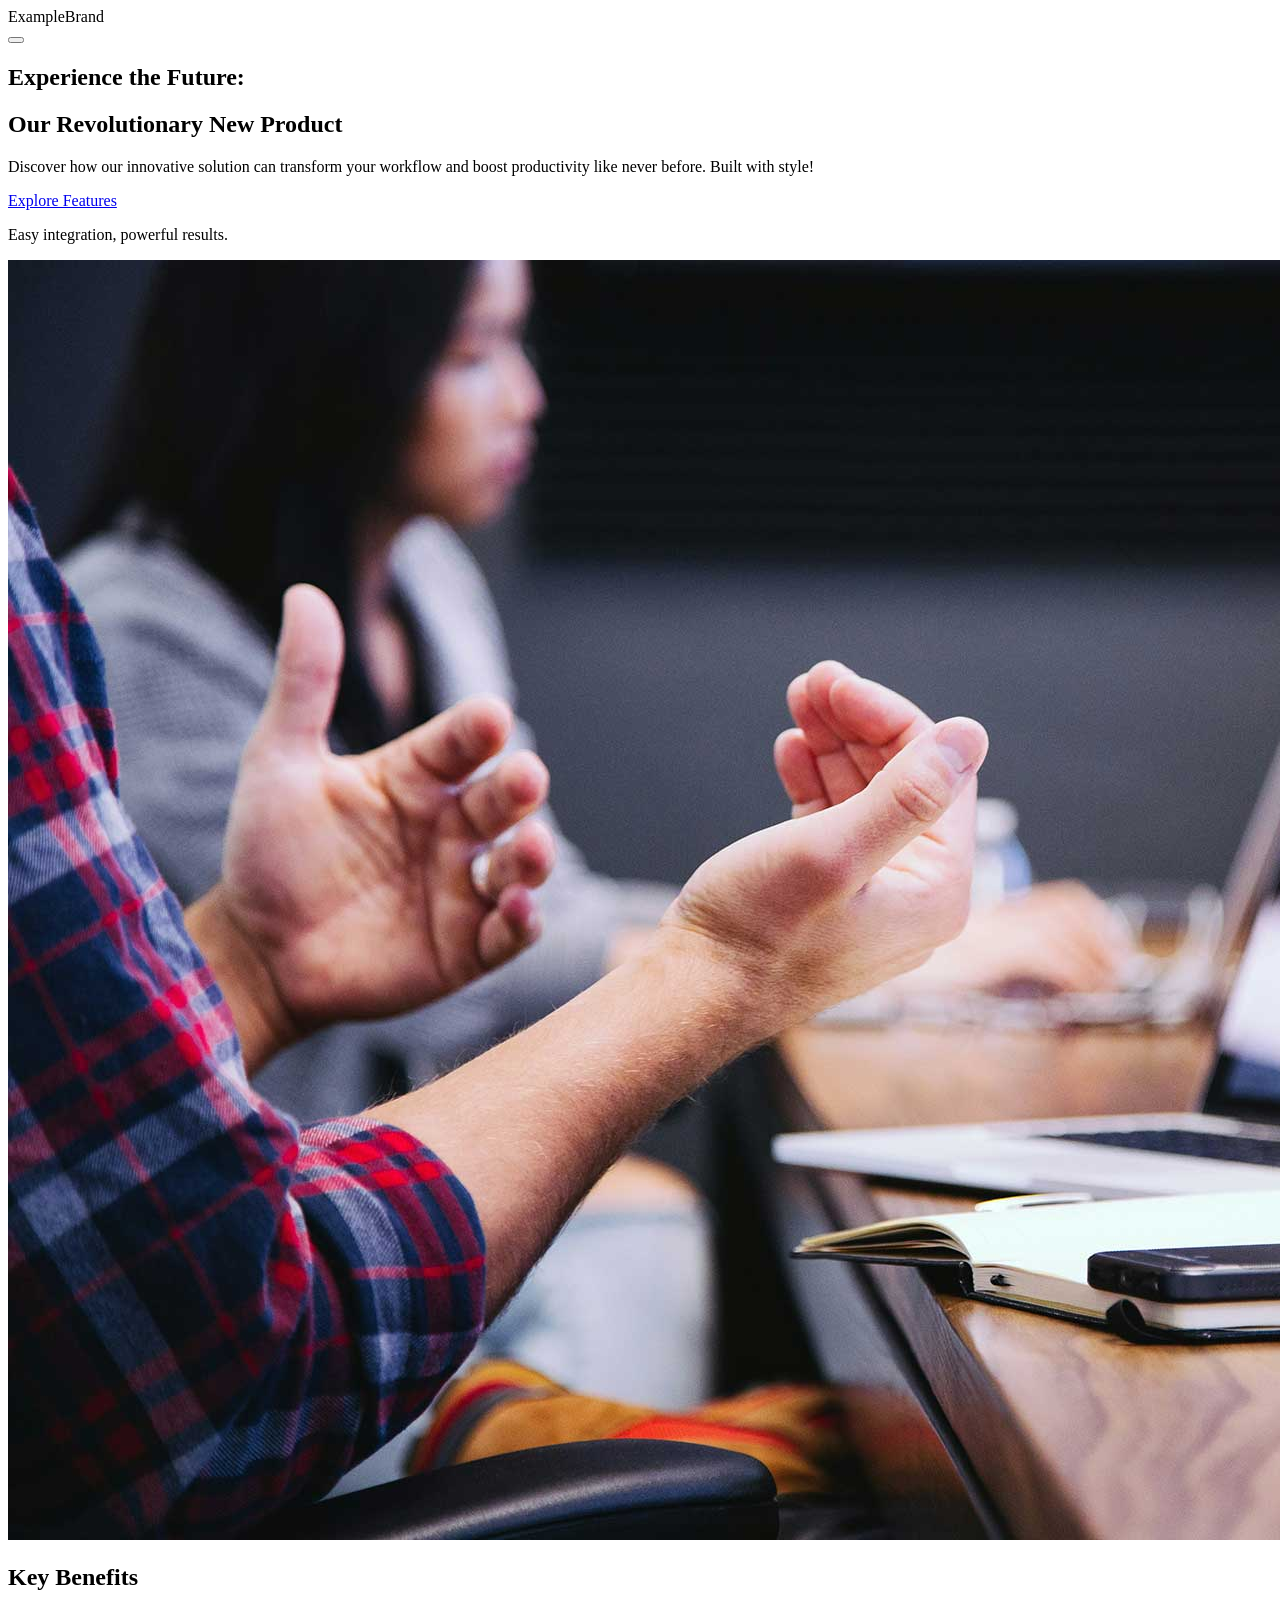
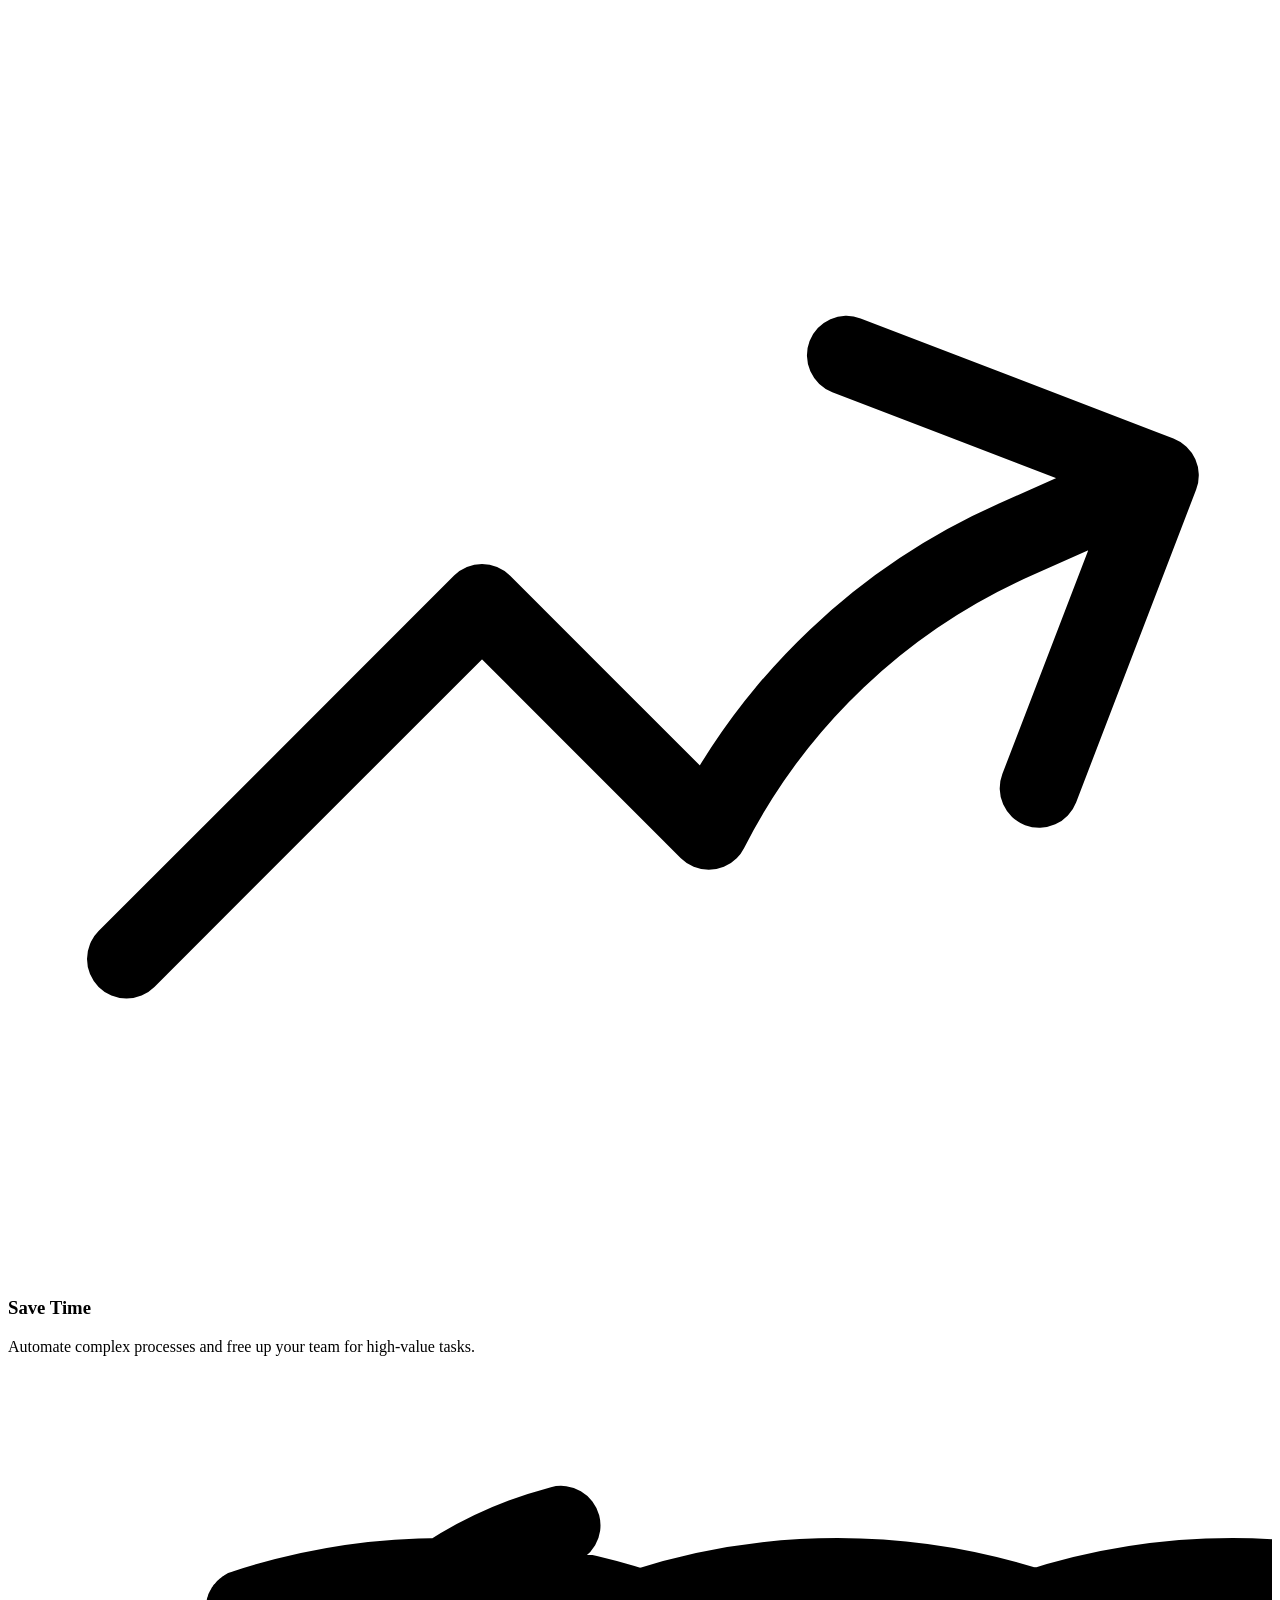
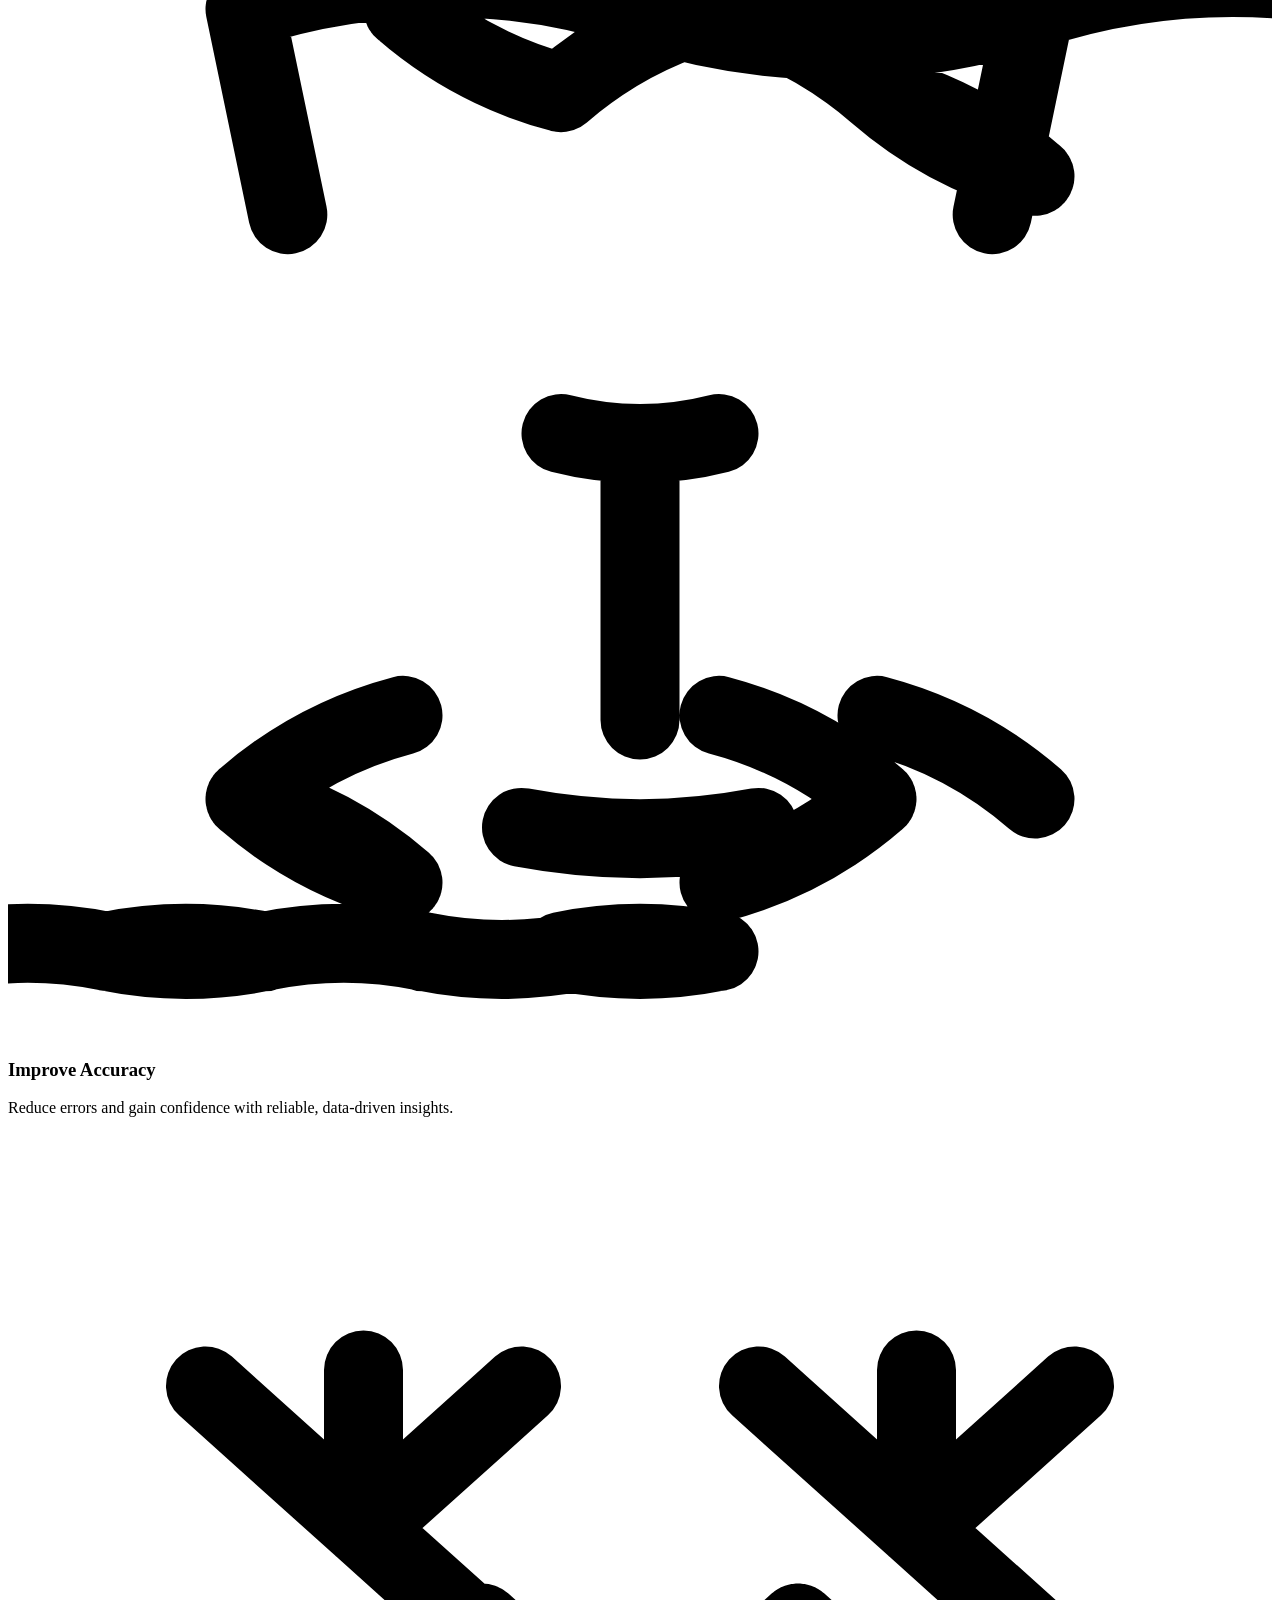
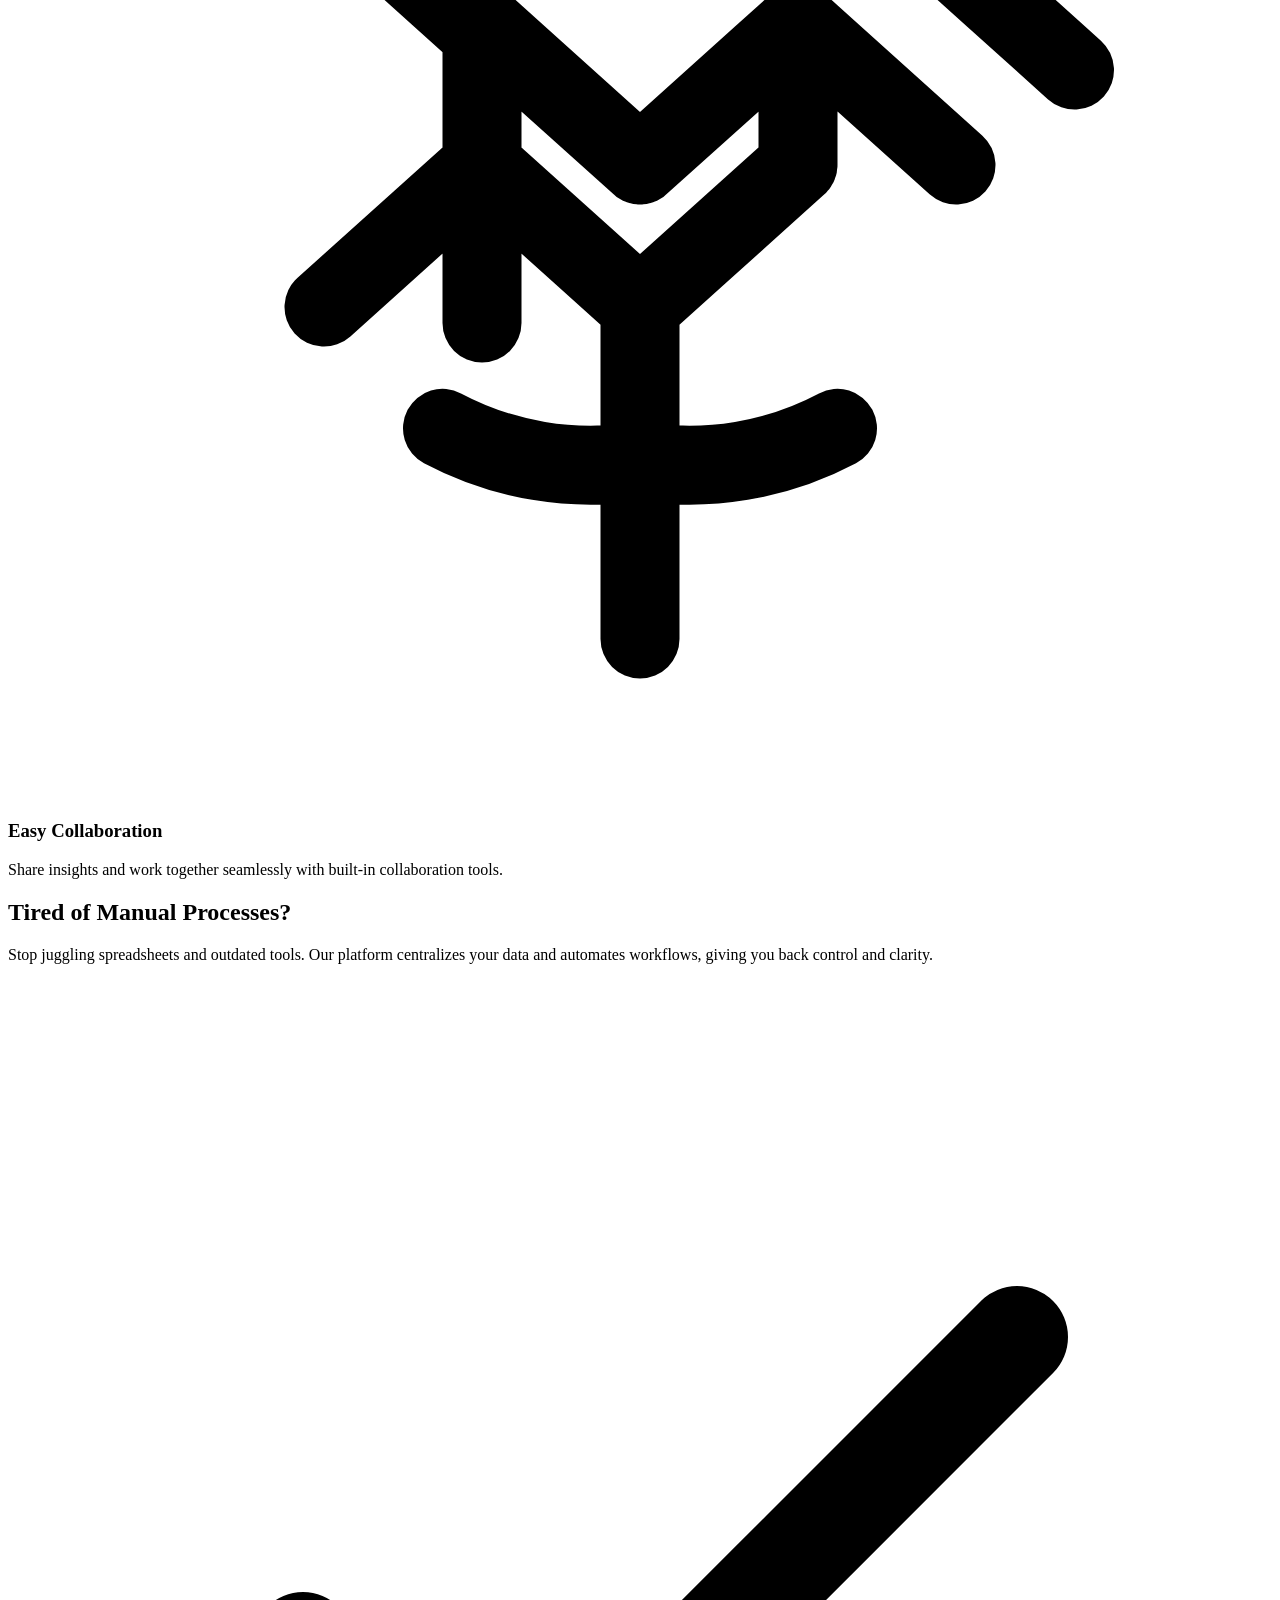
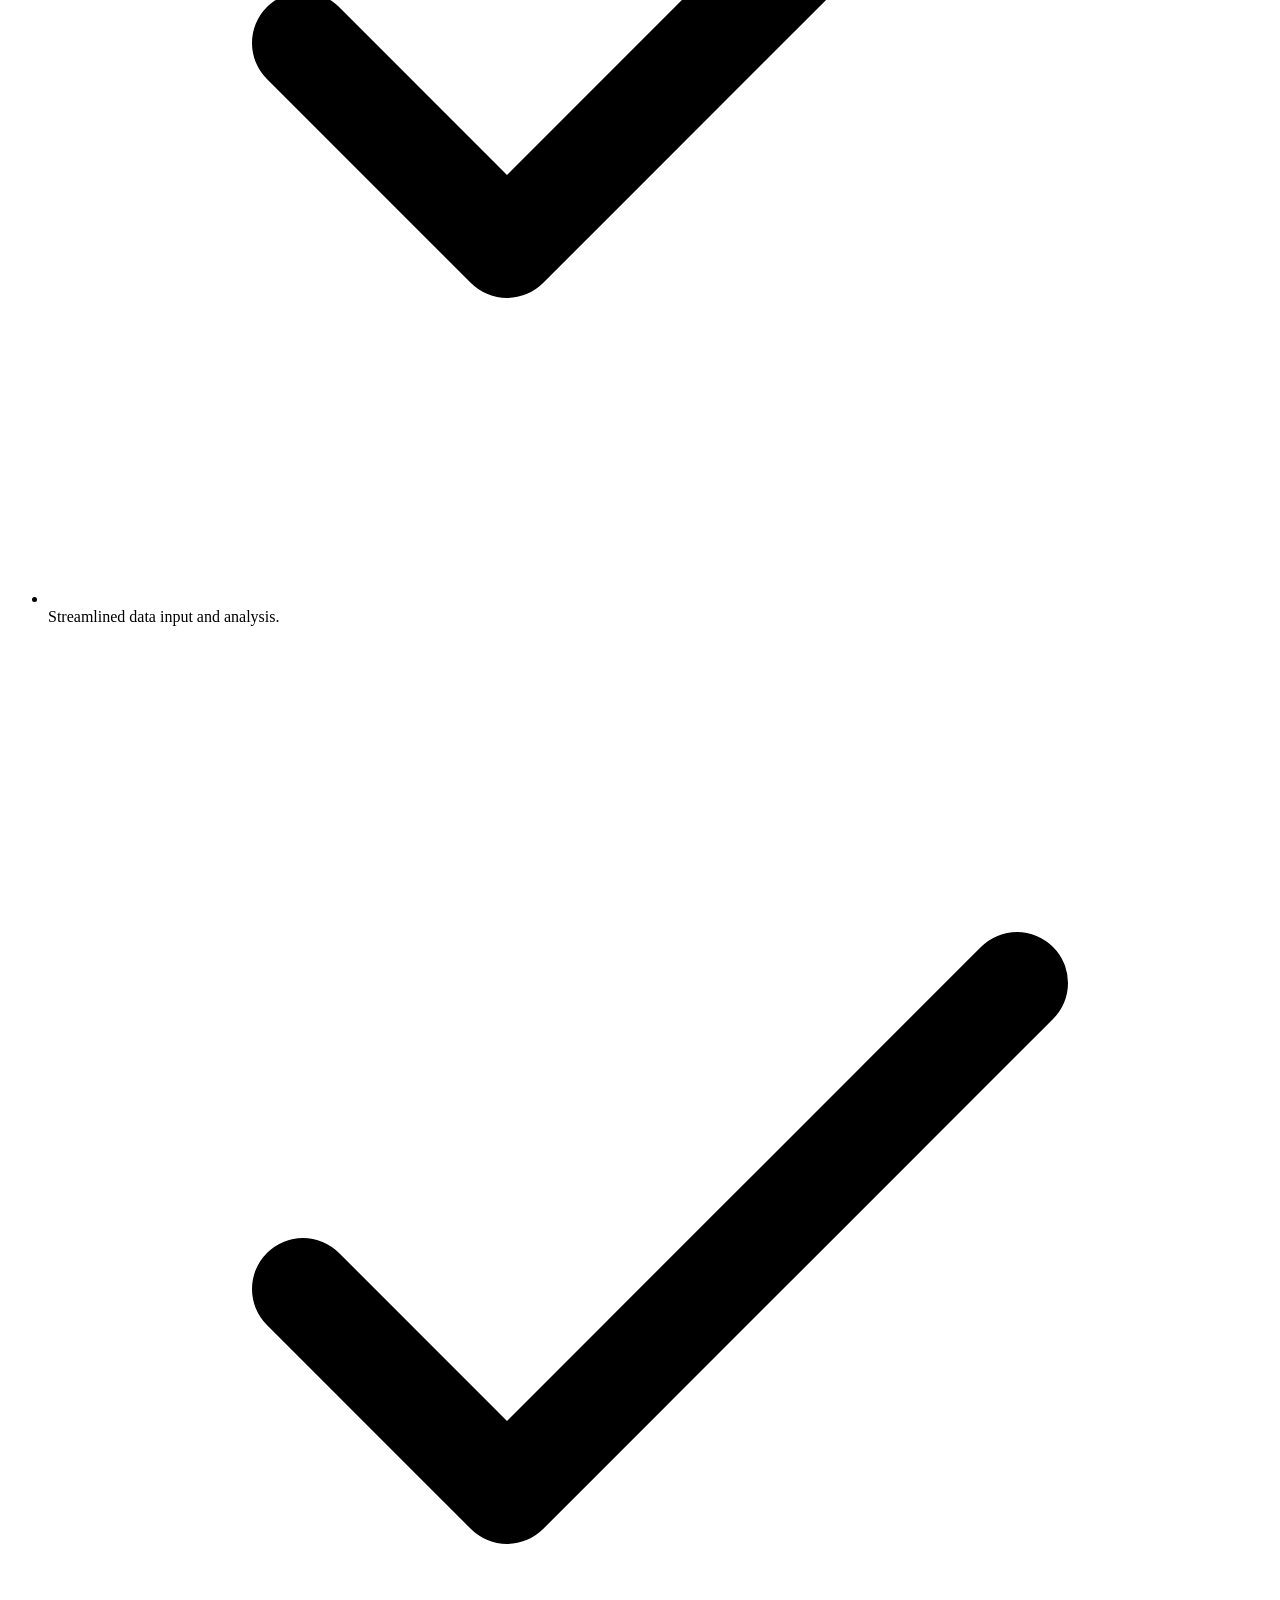
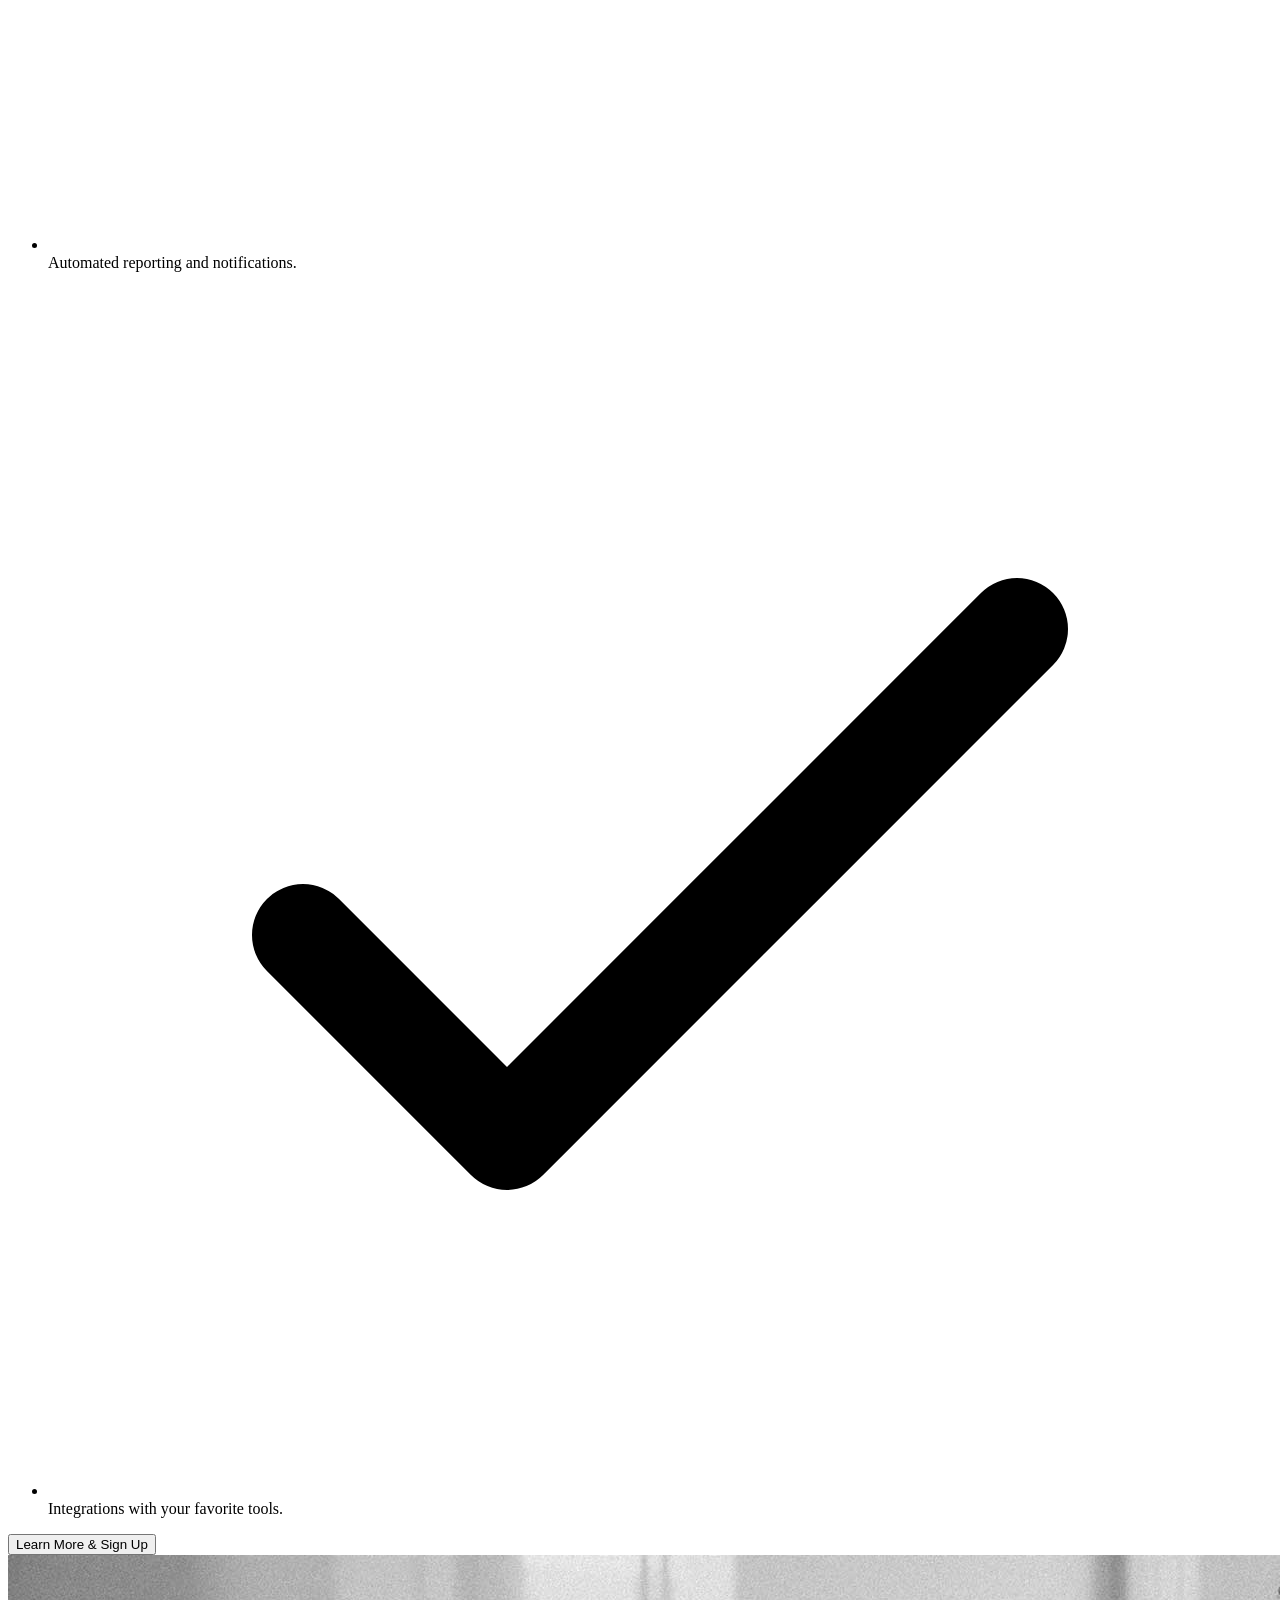
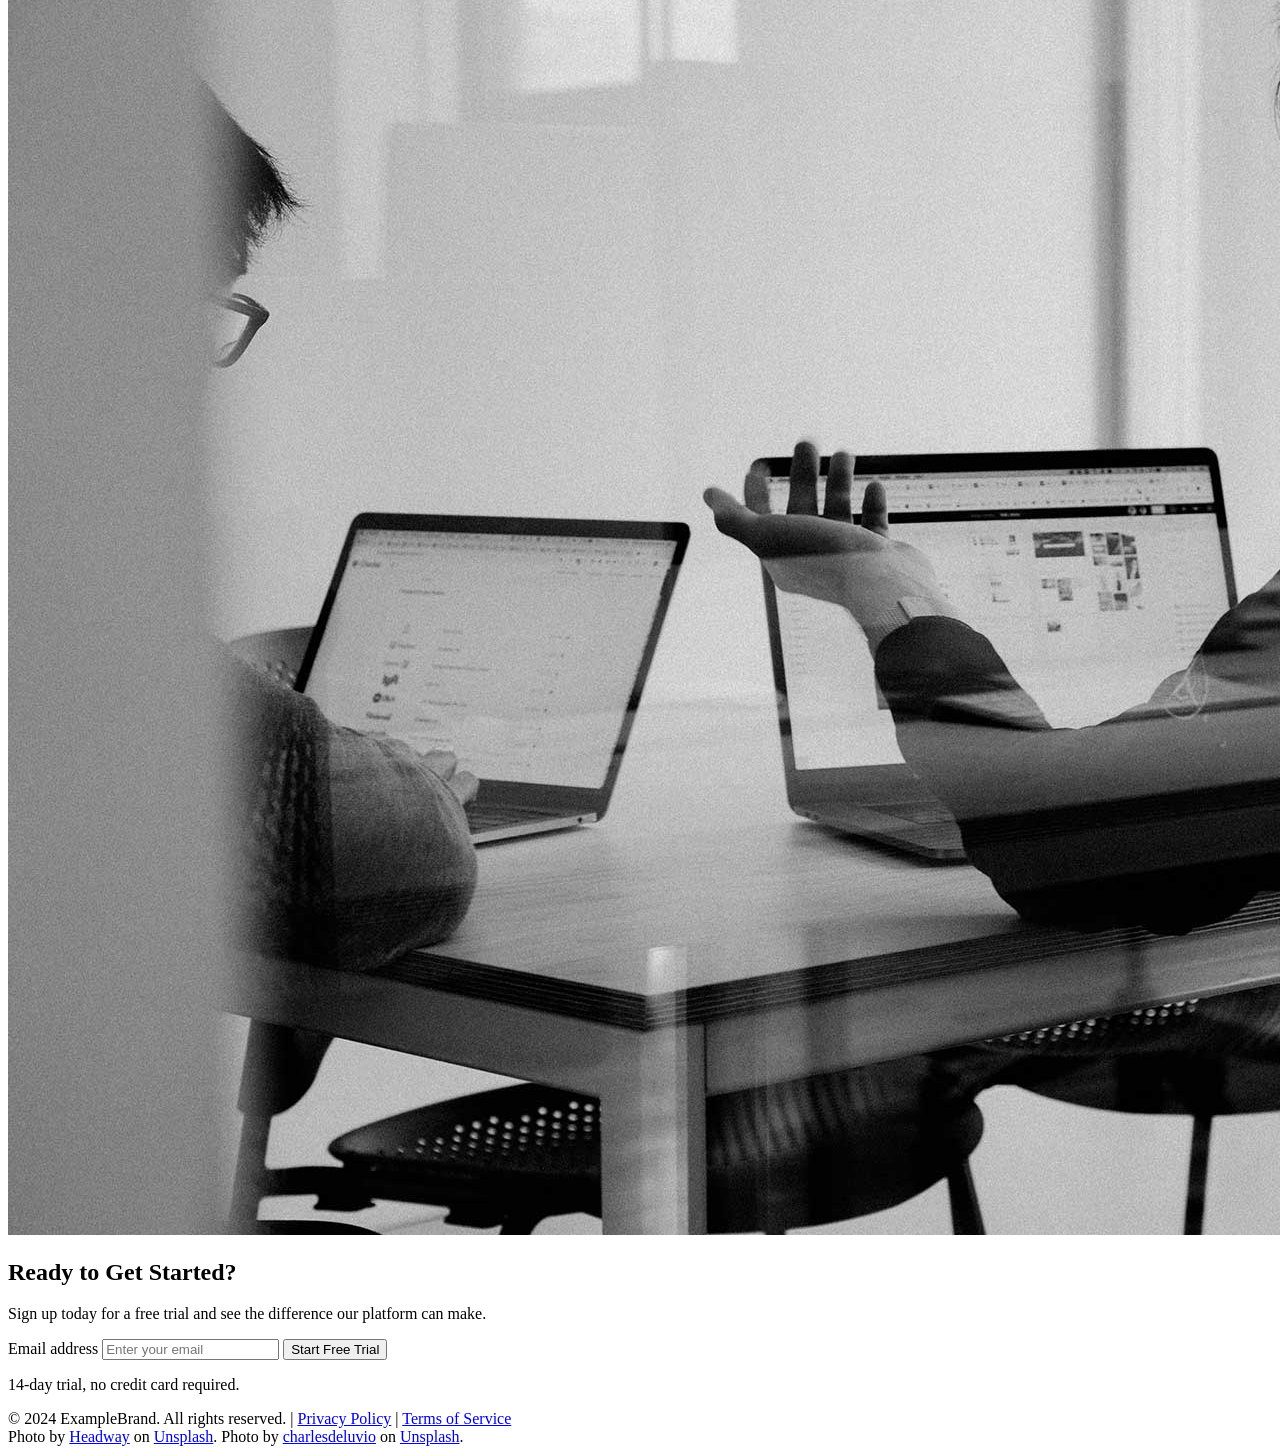
<file: src/example-page/index.html>
<!DOCTYPE html>
<html lang="en" class="h-full scroll-smooth">

<head>
    <title>Example Landing Page - Showcase</title>
    <meta charset="utf-8">
    <meta name="viewport" content="width=device-width, initial-scale=1">
    <meta name="description" content="An example landing page built using the components from the living styleguide.">

    <include src="partials/theme-fouc-guard.html"></include>

    <!-- Favicon links (example) -->
    <!-- <link rel="icon" href="/favicon.ico" sizes="any"> -->
    <!-- <link rel="icon" href="/icon.svg" type="image/svg+xml"> -->
    <!-- <link rel="apple-touch-icon" href="apple-touch-icon.png"> -->

    <!-- Link to main CSS will be injected here by HtmlWebpackPlugin -->
</head>

<body class="h-full bg-gray-50 dark:bg-gray-900 text-gray-900 dark:text-gray-100 transition-colors duration-200 overflow-x-hidden">

<div class="container mx-auto px-4 py-8 max-w-5xl">

    <header class="mb-12 flex justify-between items-center">
        <span class="text-xl font-bold text-gray-900 dark:text-white">ExampleBrand</span>
        <!-- Theme Toggle Controller -->
        <div data-controller="theme">
            <button
                data-theme-target="toggleButton"
                data-action="click->theme#toggle"
                class="px-4 py-2 font-semibold text-sm text-white bg-purple-600 rounded-md shadow-sm
                       opacity-30 hover:opacity-100
                       hover:bg-purple-700 focus:outline-none focus:ring-2 focus:ring-offset-2 focus:ring-purple-500
                       dark:bg-indigo-600 dark:hover:bg-indigo-700 dark:focus:ring-offset-gray-800
                       cursor-pointer transition-opacity duration-200 ease-in-out"
            >
                <!-- Text set by controller -->
            </button>
        </div>
    </header>

    <!-- Hero Section with Effects -->
    <section
        class="relative mb-16 text-center effects-container"
        data-controller="hero-effects"
        style="perspective: 1000px;"
    >
        <div
            class="relative z-10 py-16 px-6 bg-gradient-to-b from-gray-100 to-gray-200 dark:from-gray-800 dark:to-gray-900 rounded-lg shadow-sm
                   transition-transform duration-[3000ms] ease-in-out
                   transform rotate-x-[60deg] origin-top
                   [.effects-active_&]:[transform:scale(1.03)_rotateX(0deg)]"
            style="transform-style: preserve-3d;"
        >
            <h2 class="text-4xl md:text-5xl font-extrabold mb-2 bg-gradient-to-r from-blue-600 to-purple-700 dark:from-blue-700 dark:to-purple-800 bg-clip-text text-transparent pb-2">
                Experience the Future:
            </h2>

            <h1 class="text-4xl md:text-5xl font-extrabold mb-6 text-gray-900 dark:text-gray-100 transition-all duration-[2500ms] ease-in-out [transform:translateZ(40px)] [.effects-active_&]:[transform:translateZ(0px)] [.effects-active_&]:[filter:drop-shadow(0_8px_4px_rgb(0_0_0_/_0.2))] dark:[.effects-active_&]:[filter:drop-shadow(0_8px_6px_rgb(0_0_0_/_0.4))] ">
                Our Revolutionary New Product
            </h1>

            <p
                class="text-lg text-gray-700 dark:text-gray-100 mb-10 max-w-2xl mx-auto leading-relaxed transition-all duration-[2500ms] ease-in-out [transform:translateZ(150px)] [.effects-active_&]:[transform:translateZ(0px)]"
            >
                Discover how our innovative solution can transform your workflow and boost productivity like never before. Built with style!
            </p>
            <a
                href="#features"
                class="inline-block px-8 py-4 font-bold text-lg text-white bg-gradient-to-r from-blue-600 to-blue-700 hover:from-blue-700 hover:to-blue-800 rounded-md shadow-lg focus:outline-none focus:ring-2 focus:ring-offset-2 focus:ring-blue-500 dark:focus:ring-offset-gray-800 transition-all duration-[2500ms] ease-in-out [transform:translateZ(80px)] [.effects-active_&]:[transform:translateZ(0px)] [.effects-active_&]:[box-shadow:0_20px_40px_-10px_rgb(0_0_0_/_0.3)] dark:[.effects-active_&]:[box-shadow:0_20px_40px_-10px_rgb(0_0_0_/_0.5)]"
            >
                Explore Features
            </a>
            <p
                class="text-sm text-gray-500 dark:text-gray-200 mt-4 drop-shadow transition-all duration-[2500ms] ease-in-out [transform:translateY(100px)] [.effects-active_&]:[transform:translateY(0px)]"
            >
                Easy integration, powerful results.
            </p>
        </div>
    </section>

    <!-- Image Section -->
    <section class="mb-16">
        <img
            src="../static/images/headway-5QgIuuBxKwM-unsplash_1920x1280.jpg"
            alt="Close-up of hands gesturing during a meeting with a laptop showing interface designs."
            class="rounded-lg shadow-lg object-cover w-full h-auto max-h-[450px]"
            loading="lazy"
        >
    </section>

    <!-- Features Section -->
    <section class="mb-16" id="features">
        <h2 class="text-3xl font-bold text-center mb-12 text-gray-800 dark:text-gray-200">Key Benefits</h2>
        <div class="grid grid-cols-1 md:grid-cols-3 gap-8">
            <!-- Feature 1 -->
            <div class="text-center p-6 bg-white dark:bg-gray-800 rounded-lg shadow-sm">
                <svg class="mx-auto h-12 w-12 text-green-500 mb-4" xmlns="http://www.w3.org/2000/svg" fill="none" viewBox="0 0 24 24" stroke-width="1.5" stroke="currentColor"><path stroke-linecap="round" stroke-linejoin="round" d="M2.25 18 9 11.25l4.306 4.306a11.95 11.95 0 0 1 5.814-5.518l2.74-1.22m0 0-5.94-2.281m5.94 2.28-2.28 5.941" /></svg>
                <h3 class="text-xl font-semibold mb-2">Save Time</h3>
                <p class="text-gray-600 dark:text-gray-400 text-sm">Automate complex processes and free up your team for high-value tasks.</p>
            </div>
            <!-- Feature 2 -->
            <div class="text-center p-6 bg-white dark:bg-gray-800 rounded-lg shadow-sm">
                 <svg class="mx-auto h-12 w-12 text-blue-500 mb-4" xmlns="http://www.w3.org/2000/svg" fill="none" viewBox="0 0 24 24" stroke-width="1.5" stroke="currentColor"><path stroke-linecap="round" stroke-linejoin="round" d="M12 18v-5.25m0 0a6.01 6.01 0 0 0 1.5-.189m-1.5.189a6.01 6.01 0 0 1-1.5-.189m3.75 7.478a12.06 12.06 0 0 1-4.5 0m3.75 2.355a7.5 7.5 0 0 1-3 0m3 0a7.5 7.5 0 0 0-3 0m.375 0a7.5 7.5 0 0 1-3 0m3 0h.008v.008h-.008v-.008Zm-3 0a7.5 7.5 0 0 0-3 0m3 0h.008v.008h-.008v-.008Zm-3 0a7.5 7.5 0 0 1-3 0m3 0h.008v.008h-.008v-.008Zm-3 0a7.5 7.5 0 0 0-3 0m6 0a7.5 7.5 0 0 1-3 0m3 0a7.5 7.5 0 0 0-3 0m3.75 4.46a12.022 12.022 0 0 1-7.5 0m7.5 0a12.022 12.022 0 0 0 7.5 0M4.5 19.5a7.5 7.5 0 0 1 3-1.588m-3 1.588a7.5 7.5 0 0 0 3 1.588m9-1.588a7.5 7.5 0 0 1-3 1.588m3-1.588a7.5 7.5 0 0 0-3-1.588M19.5 4.5l-.813 3.905m.813-3.905a12.06 12.06 0 0 0-7.5 0m7.5 0a12.06 12.06 0 0 1 7.5 0M4.5 4.5l.813 3.905M13.5 4.5a7.5 7.5 0 0 1 3 1.588m-3-1.588a7.5 7.5 0 0 0-3 1.588m9 1.588a7.5 7.5 0 0 1-3-1.588m3 1.588a7.5 7.5 0 0 0-3-1.588m-9-1.588a7.5 7.5 0 0 1 3-1.588m-3 1.588a7.5 7.5 0 0 0 3 1.588M4.5 19.5a7.5 7.5 0 0 1 3 1.588M19.5 19.5a7.5 7.5 0 0 0-3-1.588M4.5 4.5a12.06 12.06 0 0 1 7.5 0m0 0a12.06 12.06 0 0 0 7.5 0" /></svg>
                <h3 class="text-xl font-semibold mb-2">Improve Accuracy</h3>
                <p class="text-gray-600 dark:text-gray-400 text-sm">Reduce errors and gain confidence with reliable, data-driven insights.</p>
            </div>
            <!-- Feature 3 -->
            <div class="text-center p-6 bg-white dark:bg-gray-800 rounded-lg shadow-sm">
                <svg class="mx-auto h-12 w-12 text-purple-500 mb-4" xmlns="http://www.w3.org/2000/svg" fill="none" viewBox="0 0 24 24" stroke-width="1.5" stroke="currentColor"><path stroke-linecap="round" stroke-linejoin="round" d="M6.75 7.5l3 2.697M6.75 7.5V4.5m0 3l-3-2.697M6.75 7.5l3-2.697M17.25 7.5l3 2.697m-3-2.697V4.5m0 3l-3-2.697M17.25 7.5l3-2.697M12 21v-3.375m0 0a6.001 6.001 0 0 0 3.75-.625m-3.75.625a6 6 0 0 1-3.75-.625m3.75 .625V15m0-3l3-2.697M15 12V9.303m0 0l3 2.697M15 12l-3 2.697M9 15V12m0 0l3 2.697M9 12l-3 2.697M9 12V9.303m0 0l3 2.697" /></svg>
                <h3 class="text-xl font-semibold mb-2">Easy Collaboration</h3>
                <p class="text-gray-600 dark:text-gray-400 text-sm">Share insights and work together seamlessly with built-in collaboration tools.</p>
            </div>
        </div>
    </section>

     <!-- Problem/Solution Section with Image -->
    <section class="mt-16 mb-16 grid grid-cols-1 md:grid-cols-2 gap-12 items-center">
        <div> <!-- Left Column: Text -->
            <h2 class="text-3xl font-bold mb-4 text-gray-800 dark:text-gray-200">Tired of Manual Processes?</h2>
            <p class="text-gray-700 dark:text-gray-400 leading-relaxed mb-4">Stop juggling spreadsheets and outdated tools. Our platform centralizes your data and automates workflows, giving you back control and clarity.</p>
            <ul class="list-none space-y-2 text-gray-700 dark:text-gray-300 mb-6">
                <li class="flex items-start"><svg class="h-5 w-5 text-green-500 mr-2 shrink-0 mt-1" fill="none" viewBox="0 0 24 24" stroke="currentColor" stroke-width="2"><path stroke-linecap="round" stroke-linejoin="round" d="M5 13l4 4L19 7"/></svg><span>Streamlined data input and analysis.</span></li>
                <li class="flex items-start"><svg class="h-5 w-5 text-green-500 mr-2 shrink-0 mt-1" fill="none" viewBox="0 0 24 24" stroke="currentColor" stroke-width="2"><path stroke-linecap="round" stroke-linejoin="round" d="M5 13l4 4L19 7"/></svg><span>Automated reporting and notifications.</span></li>
                <li class="flex items-start"><svg class="h-5 w-5 text-green-500 mr-2 shrink-0 mt-1" fill="none" viewBox="0 0 24 24" stroke="currentColor" stroke-width="2"><path stroke-linecap="round" stroke-linejoin="round" d="M5 13l4 4L19 7"/></svg><span>Integrations with your favorite tools.</span></li>
            </ul>

            <div data-controller="modal" class="space-y-4 mt-6">
                <button
                    data-modal-target="button"
                    data-action="click->modal#open"
                    class="inline-block px-6 py-3 font-semibold text-white bg-green-600 rounded-md shadow-sm hover:bg-green-700 focus:outline-none focus:ring-2 focus:ring-offset-2 focus:ring-green-500 dark:focus:ring-offset-gray-800 transition duration-150 ease-in-out cursor-pointer"
                >
                    Learn More & Sign Up
                </button>

                <!-- Modal Structure -->
                <div
                    data-modal-target="modal"
                    data-action="click->modal#closeBackground"
                    class="fixed inset-0 z-50 grid place-items-center p-4 backdrop-blur-sm backdrop-grayscale-[30%] backdrop-brightness-90 dark:backdrop-brightness-50"
                    style="display: none;"
                >
                    <!-- Modal Panel -->
                     <div class="bg-white dark:bg-gray-800 rounded-lg shadow-xl w-full max-w-md mx-auto overflow-hidden transform transition-all duration-300 ease-in-out">
                        <div class="p-6">
                            <h2 class="text-xl font-bold mb-4 text-gray-900 dark:text-gray-100">Modal Title (From Styleguide)</h2>
                            <p class="mb-6 text-gray-700 dark:text-gray-300 text-sm">This is the exact modal content structure from the styleguide.</p>
                             <!-- Example Form -->
                            <div class="mb-6">
                                <label for="sg-modal-email" class="block text-sm font-medium text-gray-700 dark:text-gray-300 mb-1">Sample Input</label>
                                <input type="email" name="sg-modal-email" id="sg-modal-email" class="block w-full px-3 py-2 border border-gray-300 rounded-md shadow-sm focus:ring-indigo-500 focus:border-indigo-500 sm:text-sm dark:bg-gray-700 dark:border-gray-600 dark:text-white dark:focus:ring-offset-gray-800" placeholder="you@example.com">
                            </div>
                            <div class="flex justify-end space-x-3">
                                 <button
                                    data-action="click->modal#close"
                                    class="px-4 py-2 text-sm font-medium text-gray-700 bg-white rounded-md border border-gray-300 shadow-sm hover:bg-gray-50 focus:outline-none focus:ring-2 focus:ring-offset-2 focus:ring-indigo-500 dark:bg-gray-700 dark:text-gray-200 dark:border-gray-600 dark:hover:bg-gray-600 dark:focus:ring-offset-gray-800 cursor-pointer"
                                 >
                                    Cancel
                                </button>
                                 <button
                                    data-action="click->modal#close"
                                    class="px-4 py-2 text-sm font-medium text-white bg-blue-600 rounded-md shadow-sm hover:bg-blue-700 focus:outline-none focus:ring-2 focus:ring-offset-2 focus:ring-blue-500 dark:focus:ring-offset-gray-800 cursor-pointer"
                                >
                                    Confirm Action
                                </button>
                            </div>
                        </div>
                     </div>
                </div>
             </div>

        </div>
        <div> <!-- Right Column: Image -->
             <img
                src="../static/images/charlesdeluvio-Lks7vei-eAg-unsplash_1920x1280.jpg"
                alt="Two people collaborating on laptops at a desk, viewed through an office partition."
                class="rounded-lg shadow-lg object-cover w-full h-auto max-h-[450px]"
                loading="lazy"
            >
        </div>
    </section>

    <!-- CTA Section -->
    <section class="mb-16 py-12 bg-indigo-600 dark:bg-indigo-800 rounded-lg text-center text-white" id="cta">
        <div class="container mx-auto px-6 max-w-xl">
            <h2 class="text-3xl font-bold mb-4">Ready to Get Started?</h2>
            <p class="mb-6 text-indigo-100 dark:text-indigo-200">Sign up today for a free trial and see the difference our platform can make.</p>
            <form class="flex flex-col sm:flex-row gap-3 max-w-md mx-auto">
                <label for="cta-email" class="sr-only">Email address</label>
                <input type="email" name="cta-email" id="cta-email" class="flex-grow px-4 py-3 border border-indigo-400 dark:border-indigo-600 rounded-md shadow-sm focus:ring-white focus:border-white sm:text-sm placeholder-gray-300 dark:placeholder-gray-400 text-gray-900 bg-white dark:bg-gray-700 dark:text-white" placeholder="Enter your email">
                <button type="submit" class="px-6 py-3 font-semibold text-indigo-700 bg-white rounded-md shadow-md hover:bg-indigo-50 focus:outline-none focus:ring-2 focus:ring-offset-2 focus:ring-white focus:ring-offset-indigo-700 dark:bg-indigo-100 dark:text-indigo-900 dark:hover:bg-indigo-200 transition duration-150 ease-in-out cursor-pointer">Start Free Trial</button>
            </form>
             <p class="text-xs text-indigo-200 dark:text-indigo-300 mt-4">14-day trial, no credit card required.</p>
        </div>
    </section>


</div> <!-- End Container -->

<!-- Footer -->
<footer class="bg-gray-100 dark:bg-gray-800 border-t border-gray-200 dark:border-gray-700 mt-16 py-8">
    <div class="container mx-auto px-4 text-center text-sm text-gray-600 dark:text-gray-400">
        &copy; 2024 ExampleBrand. All rights reserved. | <a href="#" class="hover:underline">Privacy Policy</a> | <a href="#" class="hover:underline">Terms of Service</a>
    </div>
    <!-- Image Attributions -->
    <div class="container mt-6 mx-auto px-4 text-center text-xs text-gray-500 dark:text-gray-600">
        Photo by <a href="https://unsplash.com/@headwayio?utm_content=creditCopyText&utm_medium=referral&utm_source=unsplash">Headway</a> on <a href="https://unsplash.com/photos/black-smartphone-near-person-5QgIuuBxKwM?utm_content=creditCopyText&utm_medium=referral&utm_source=unsplash">Unsplash</a>.
        Photo by <a href="https://unsplash.com/@charlesdeluvio?utm_content=creditCopyText&utm_medium=referral&utm_source=unsplash">charlesdeluvio</a> on <a href="https://unsplash.com/photos/man-using-macbook-Lks7vei-eAg?utm_content=creditCopyText&utm_medium=referral&utm_source=unsplash">Unsplash</a>.
    </div>
</footer>


<!-- Main JS bundle will be injected by HtmlWebpackPlugin -->
</body>

</html>
</file>
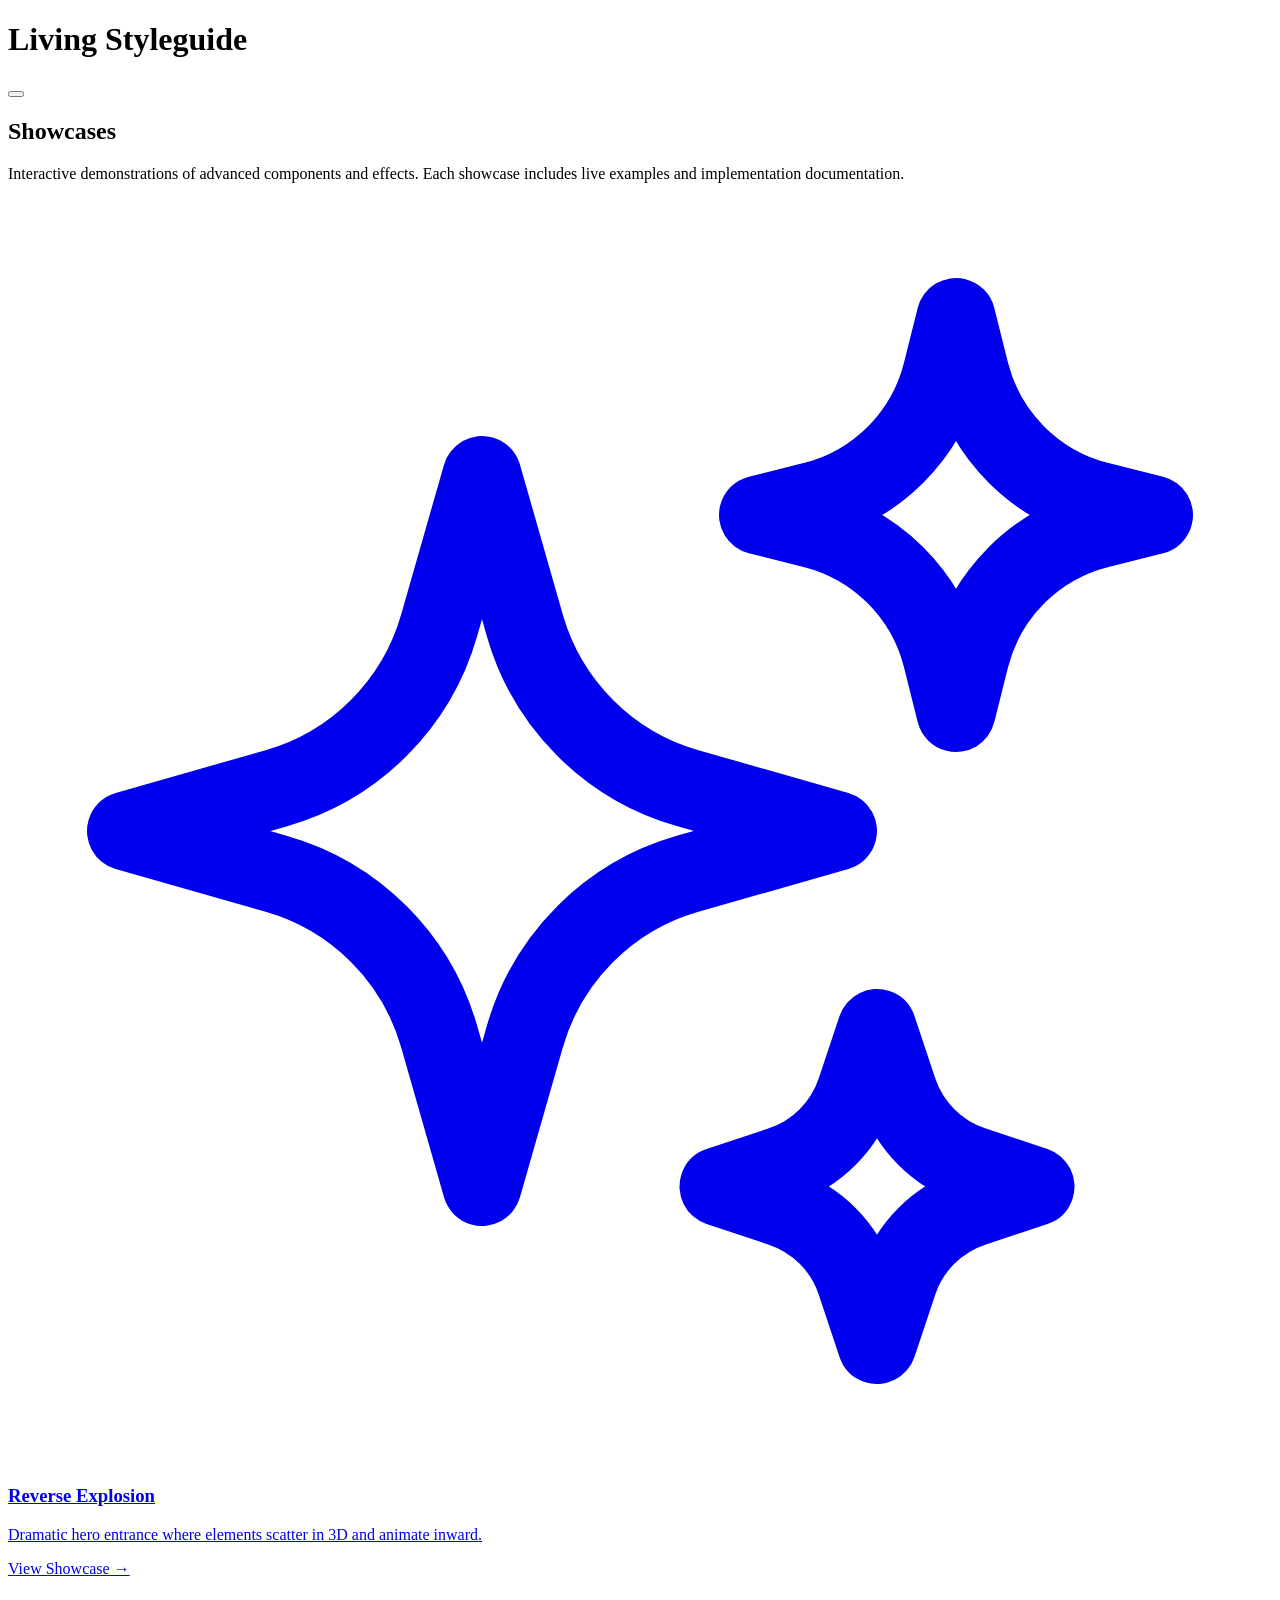
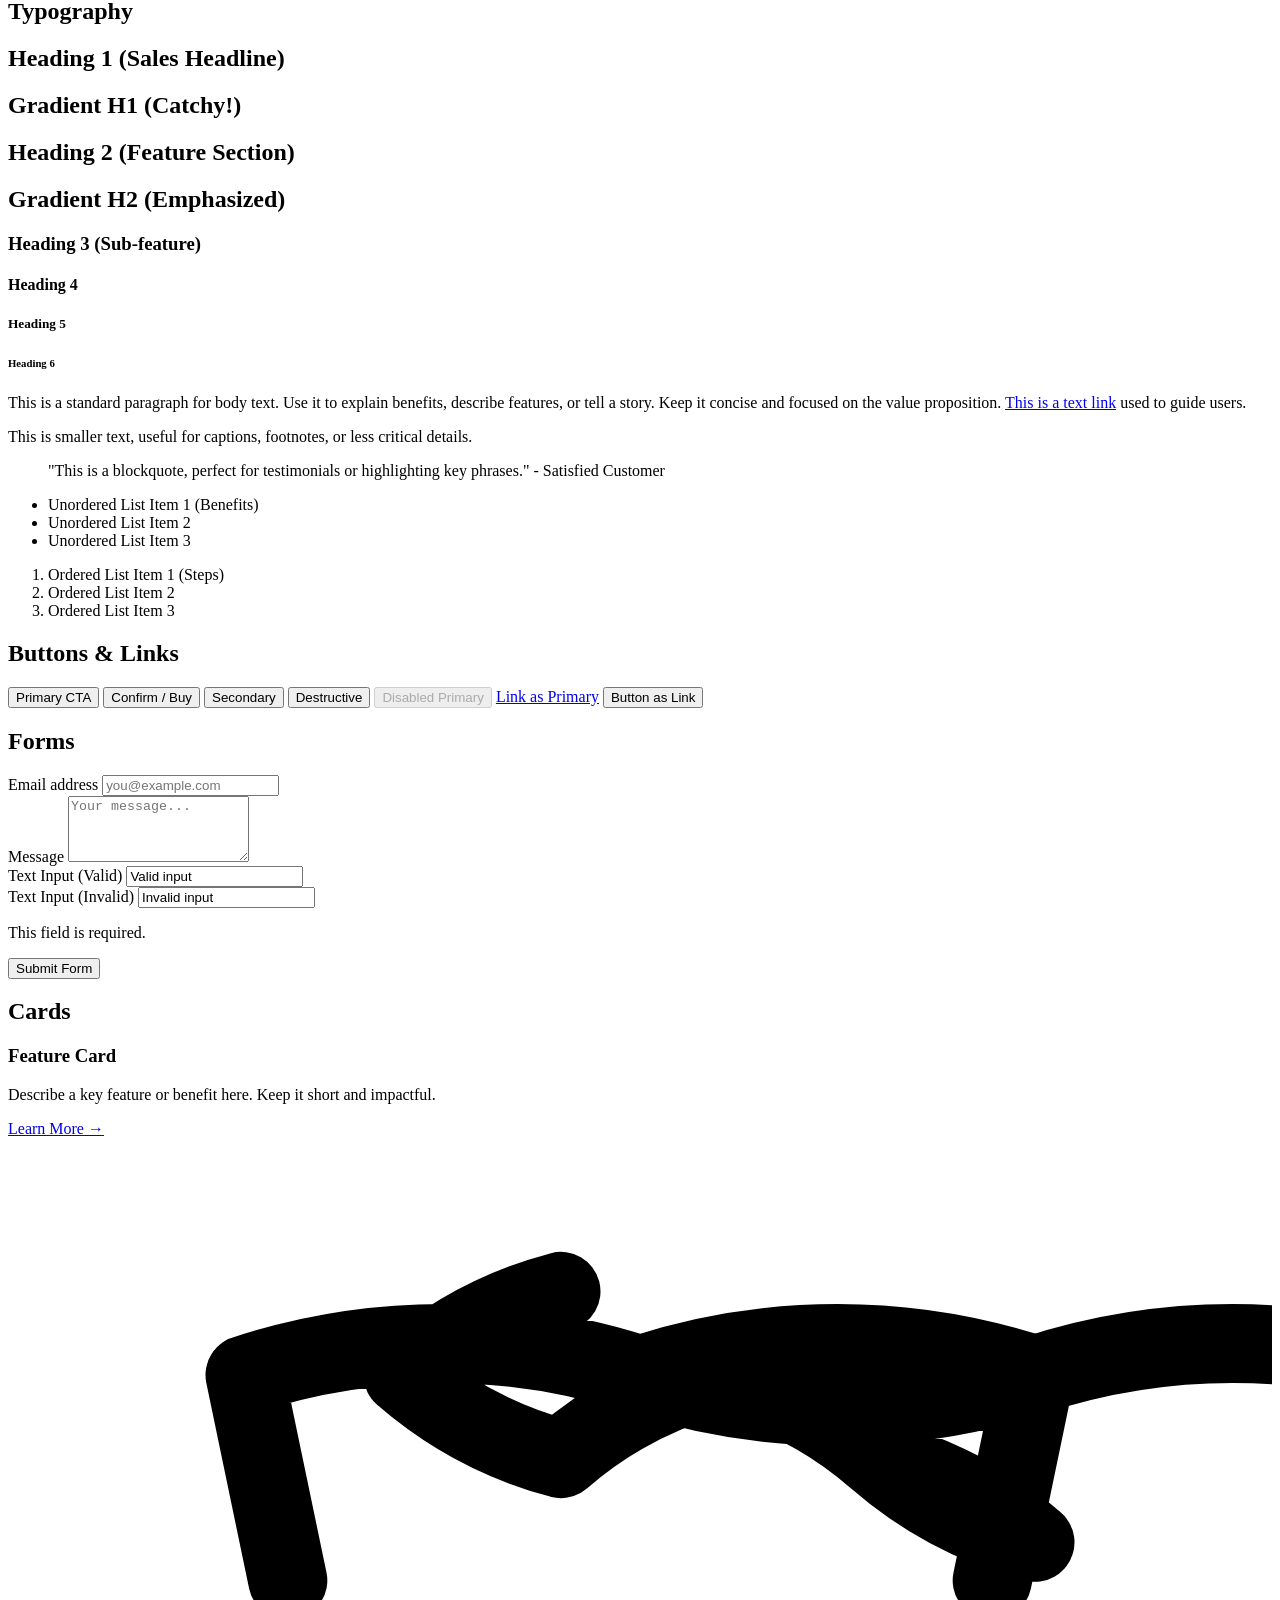
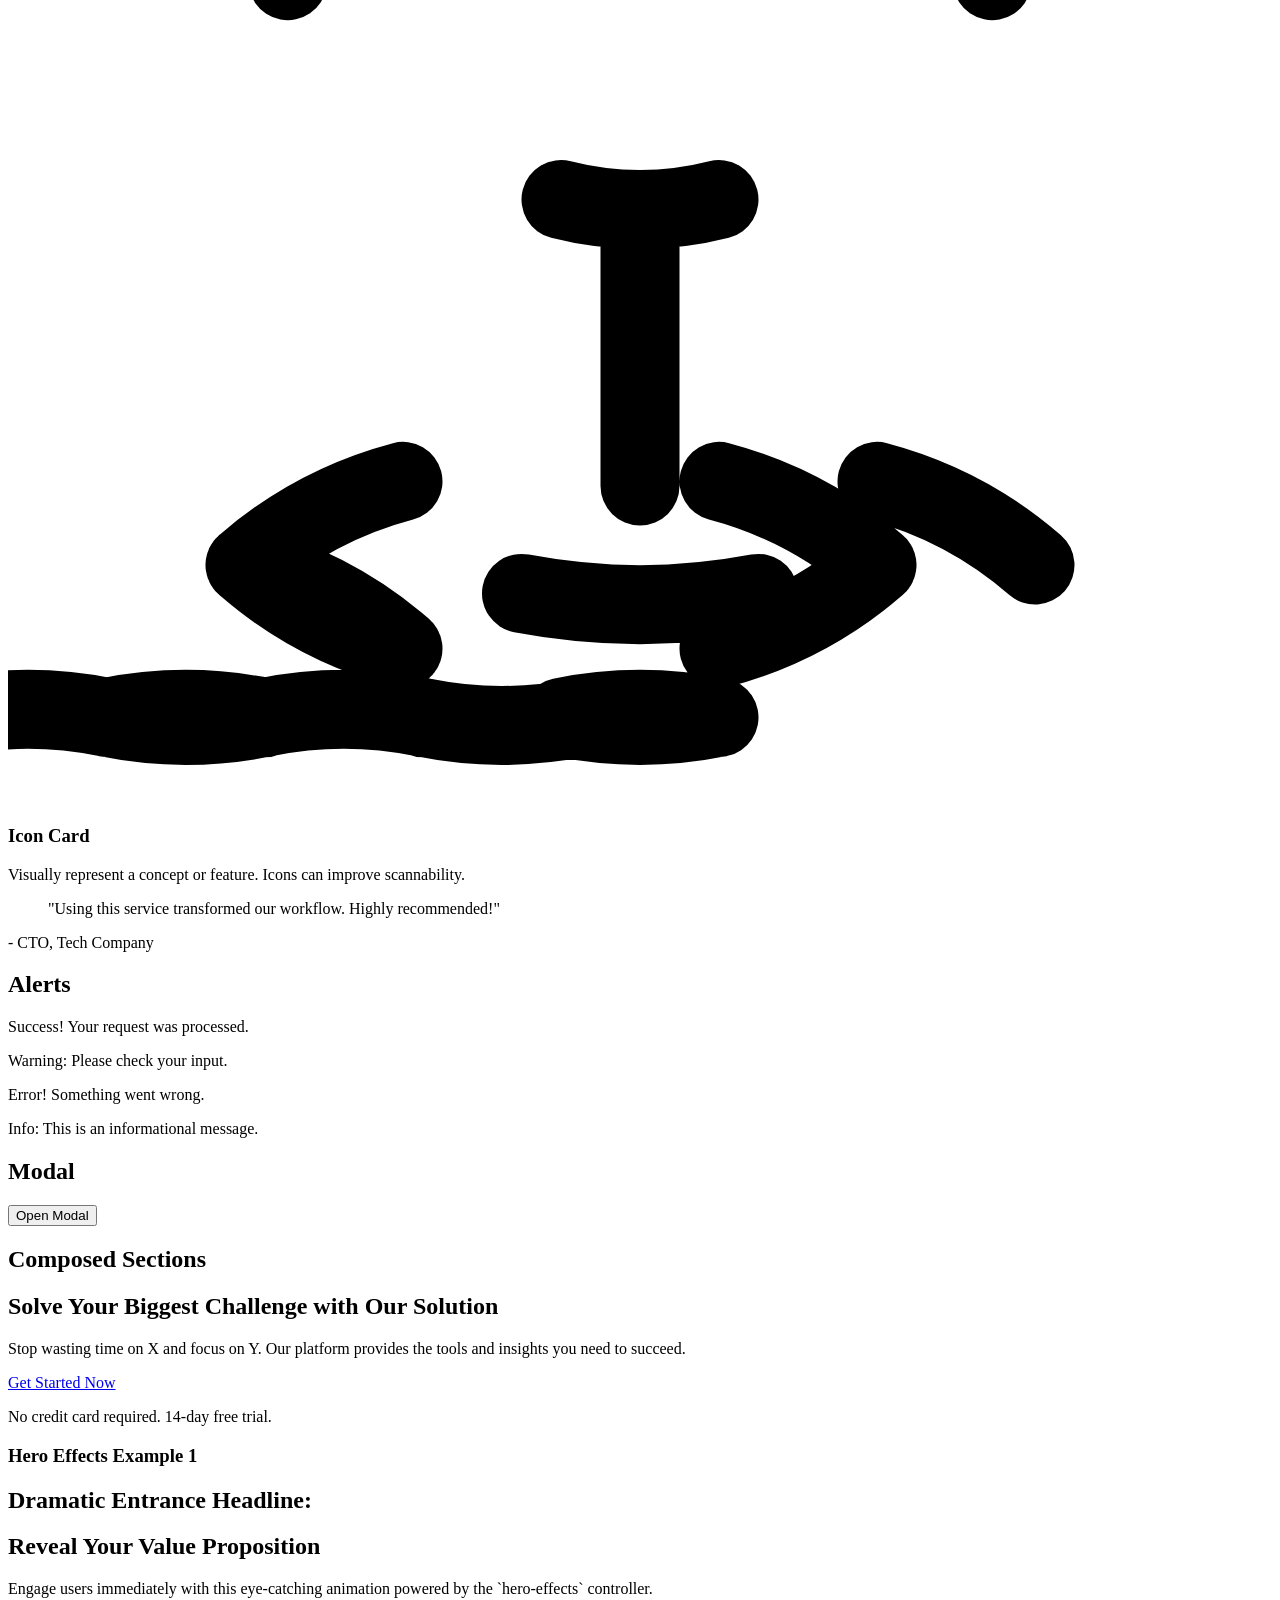
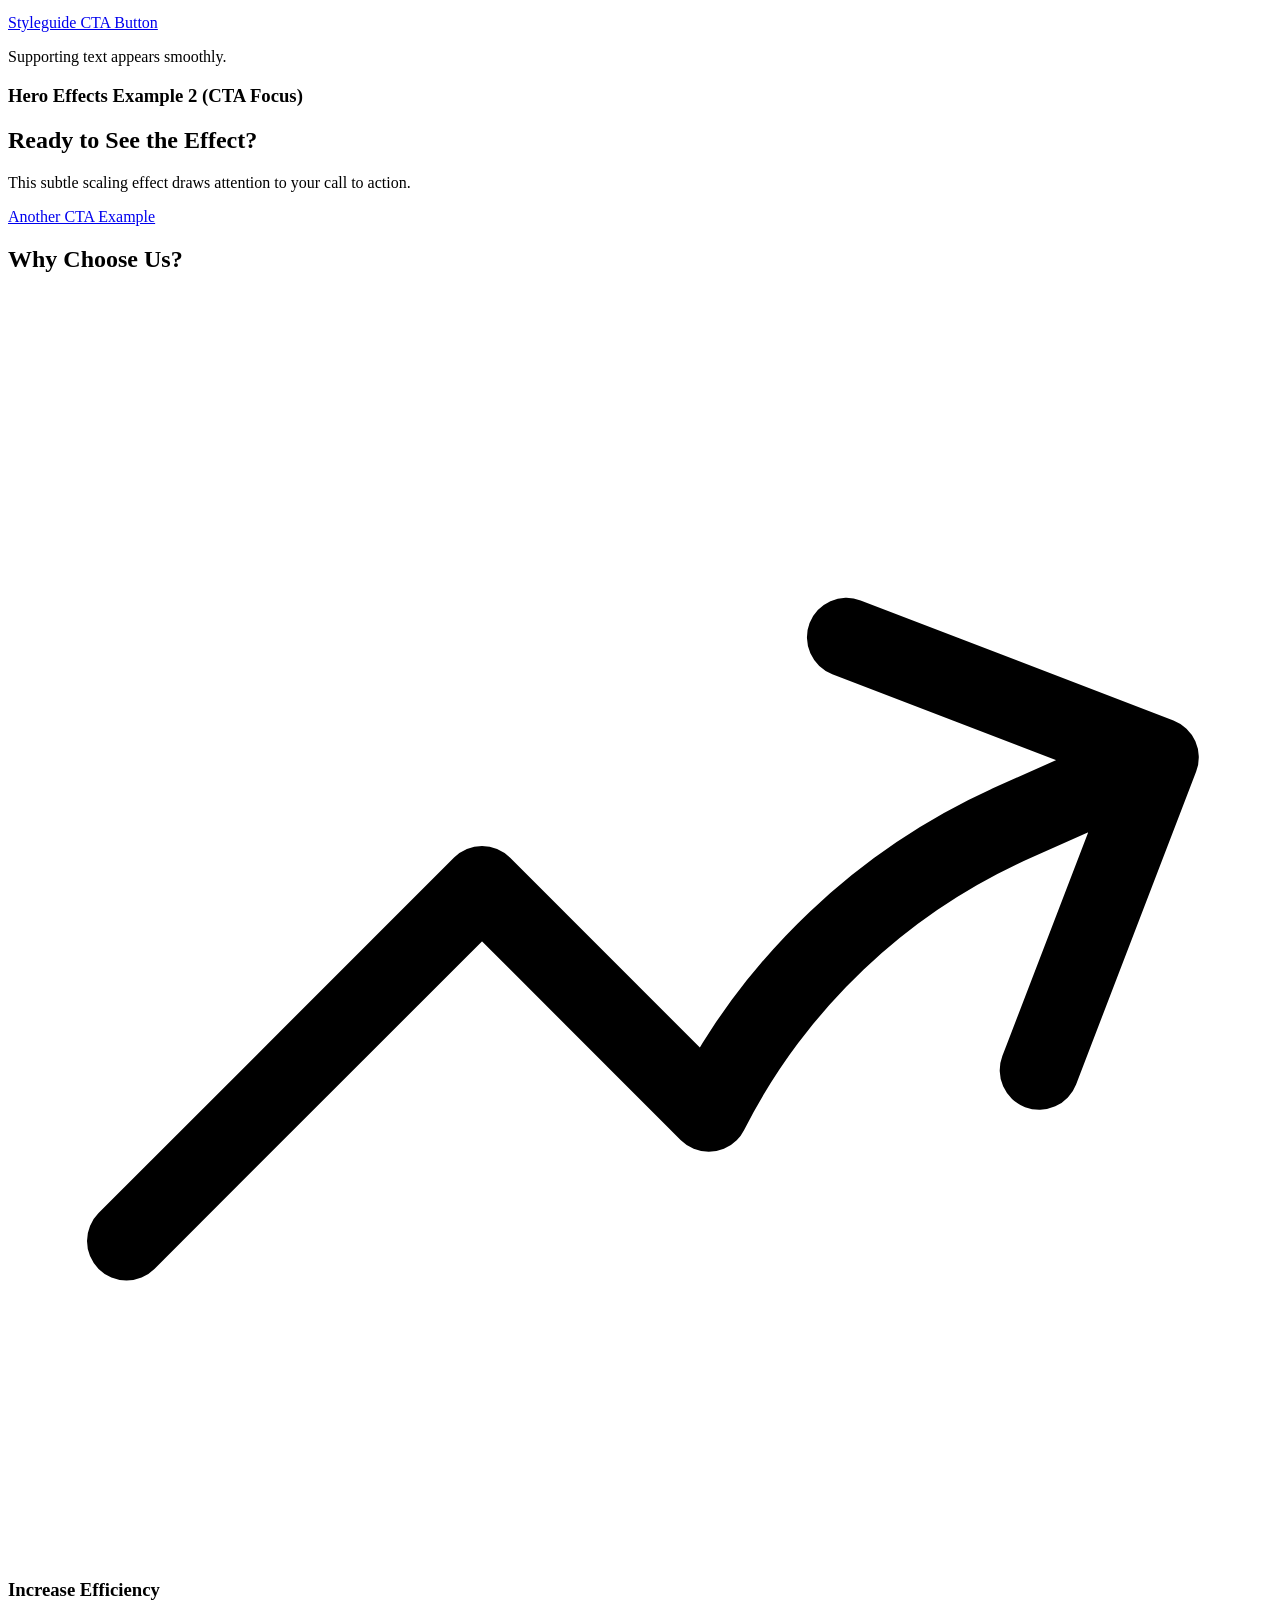
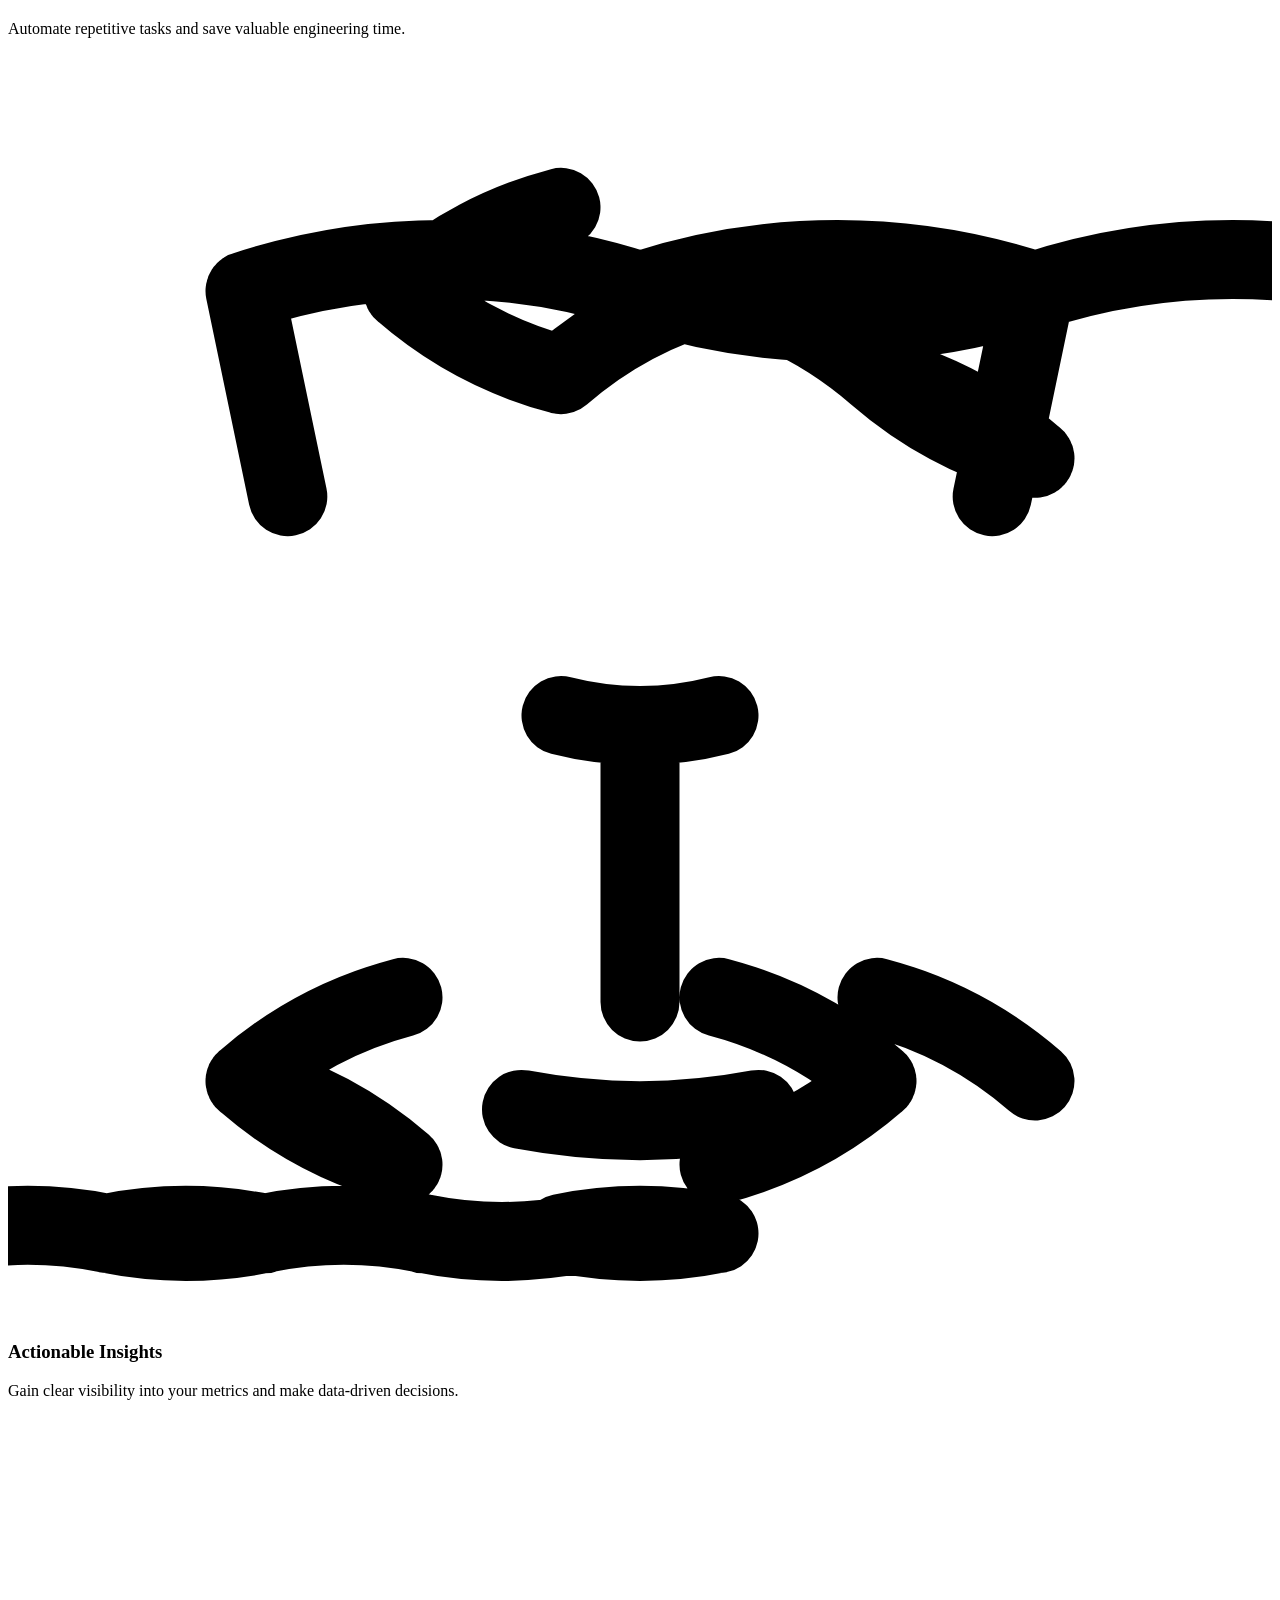
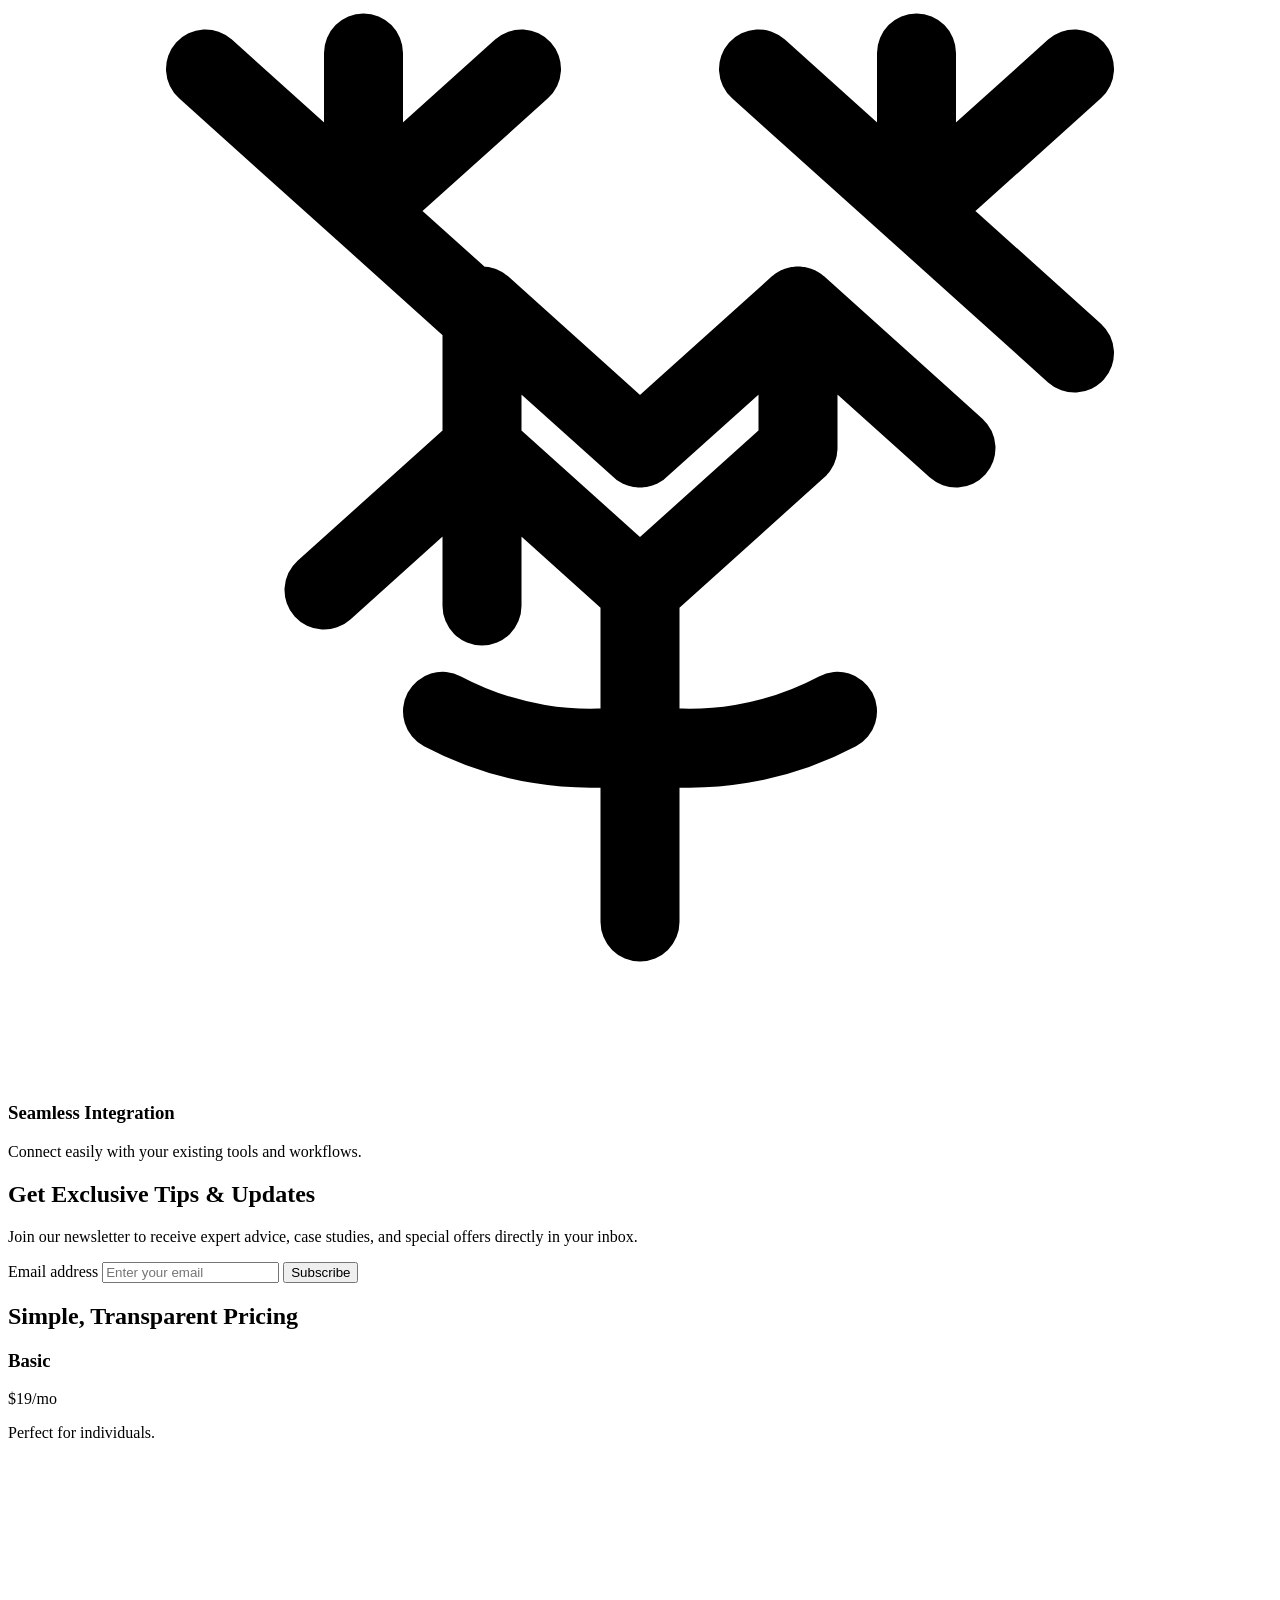
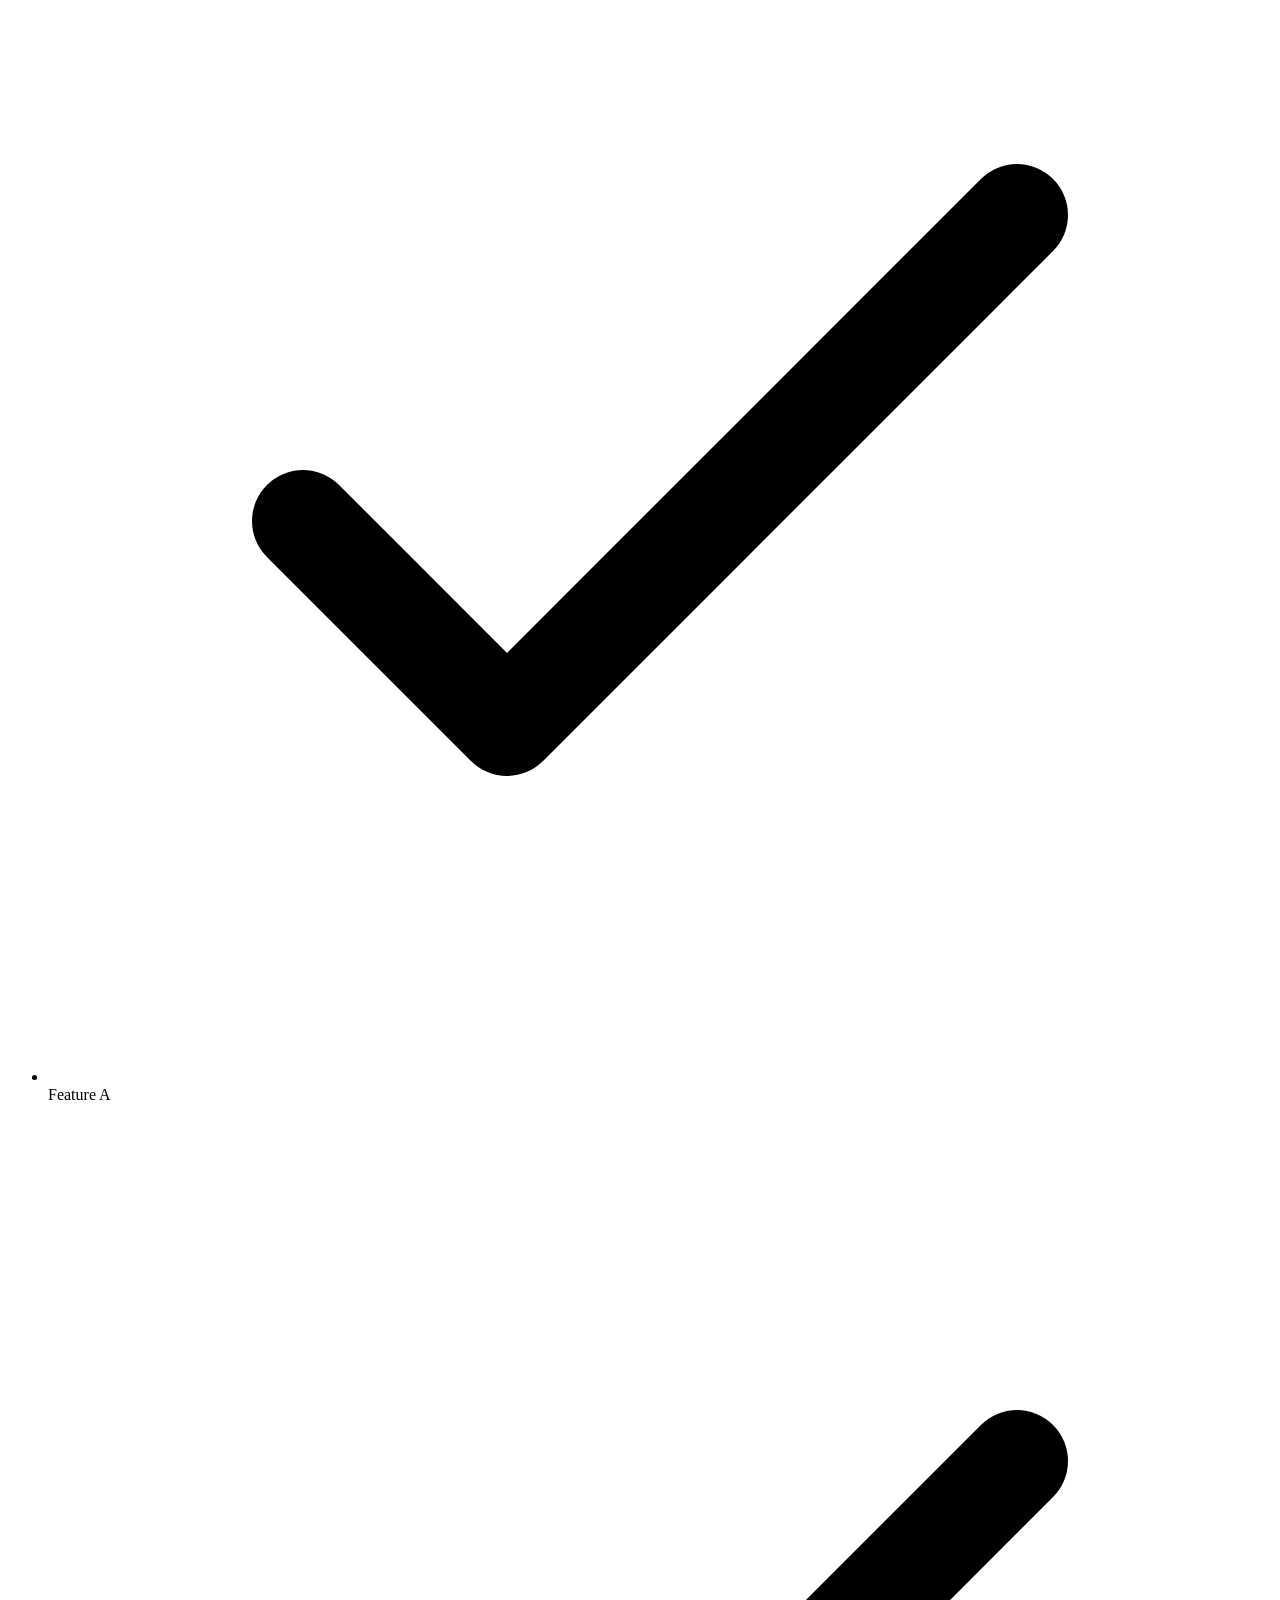
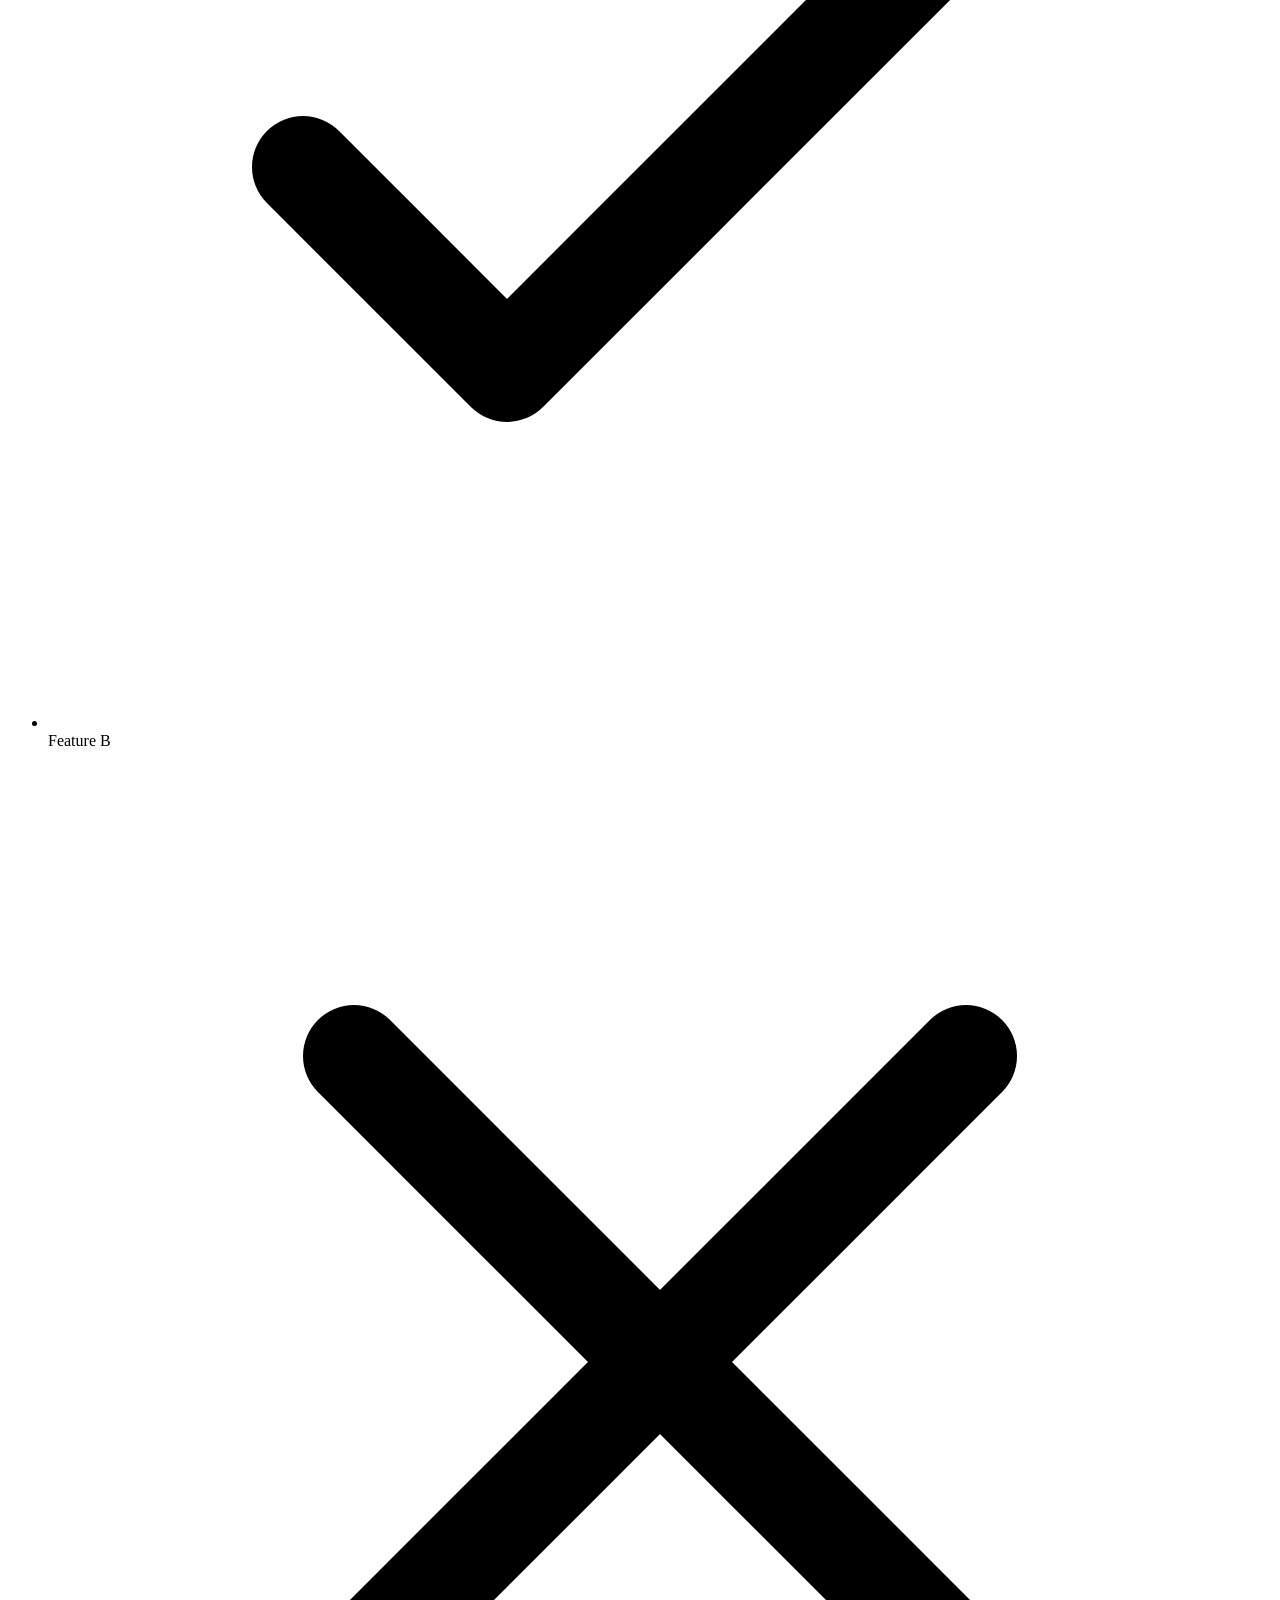
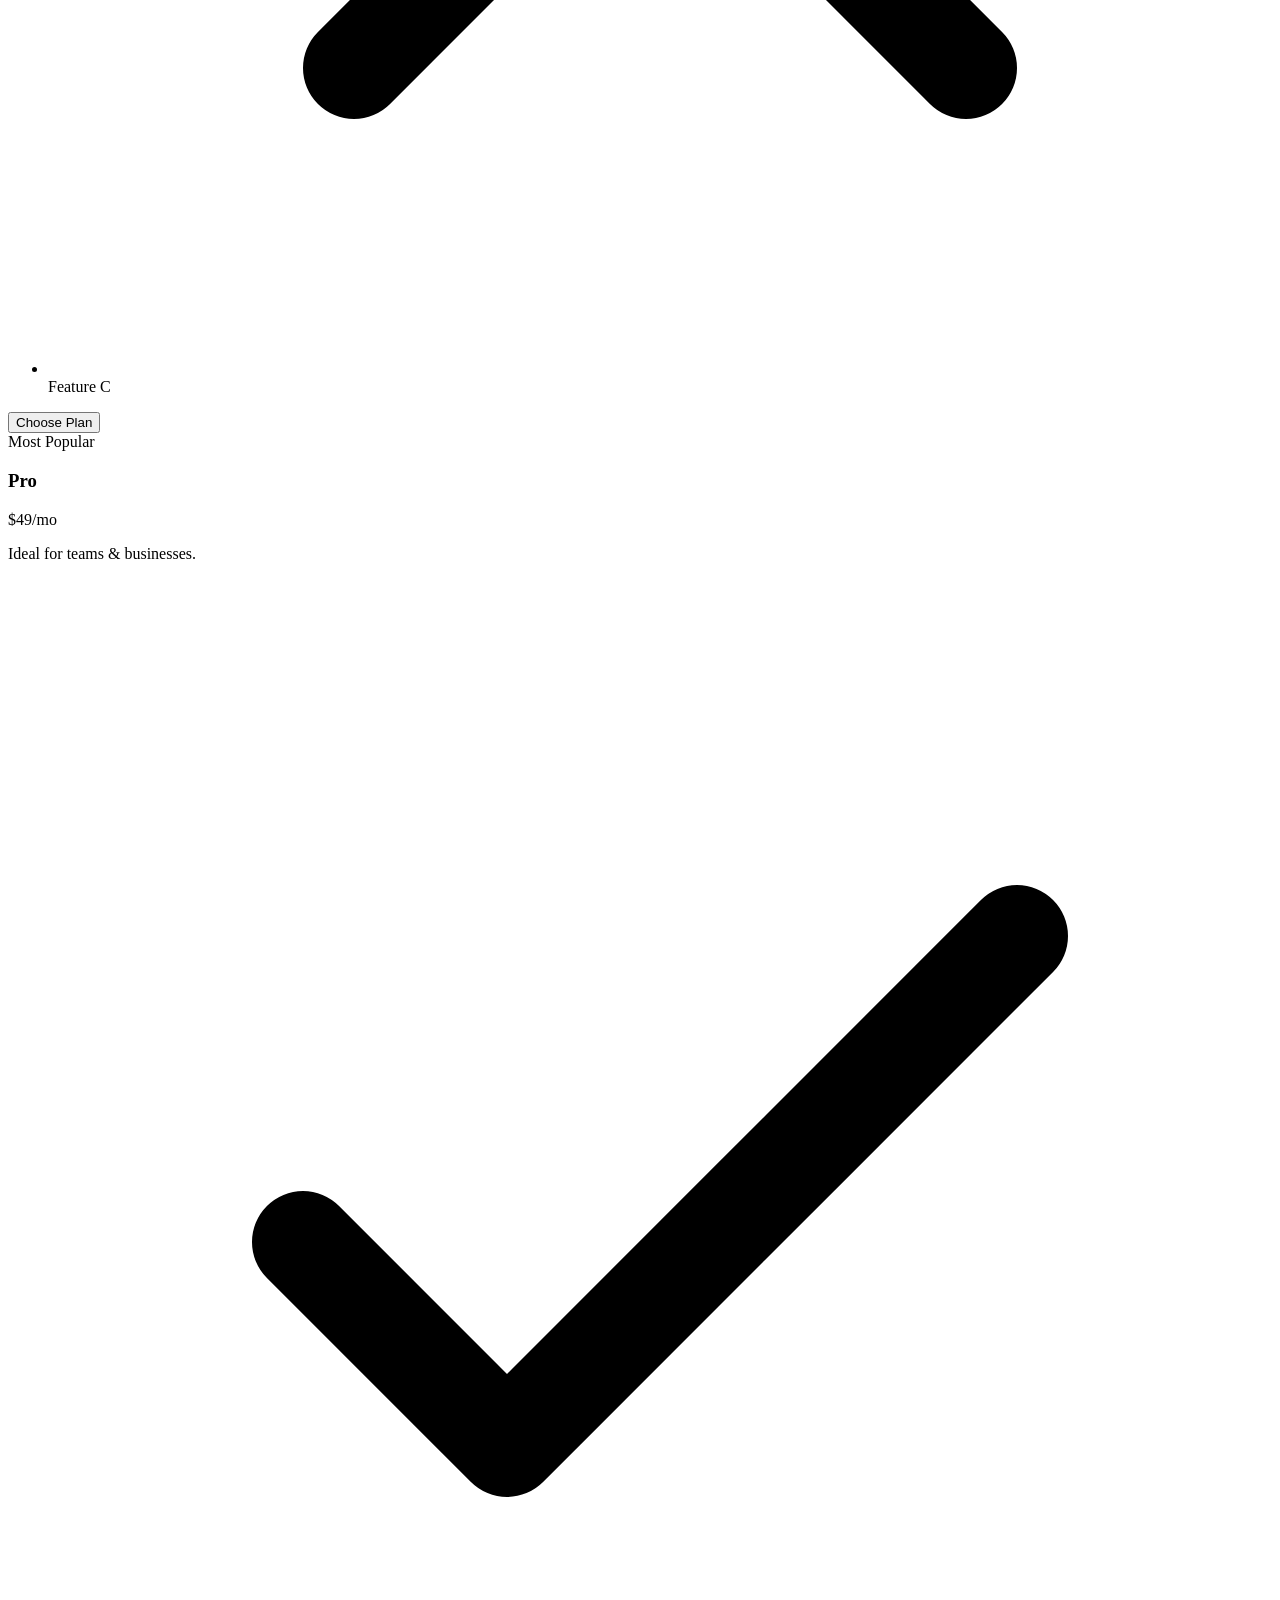
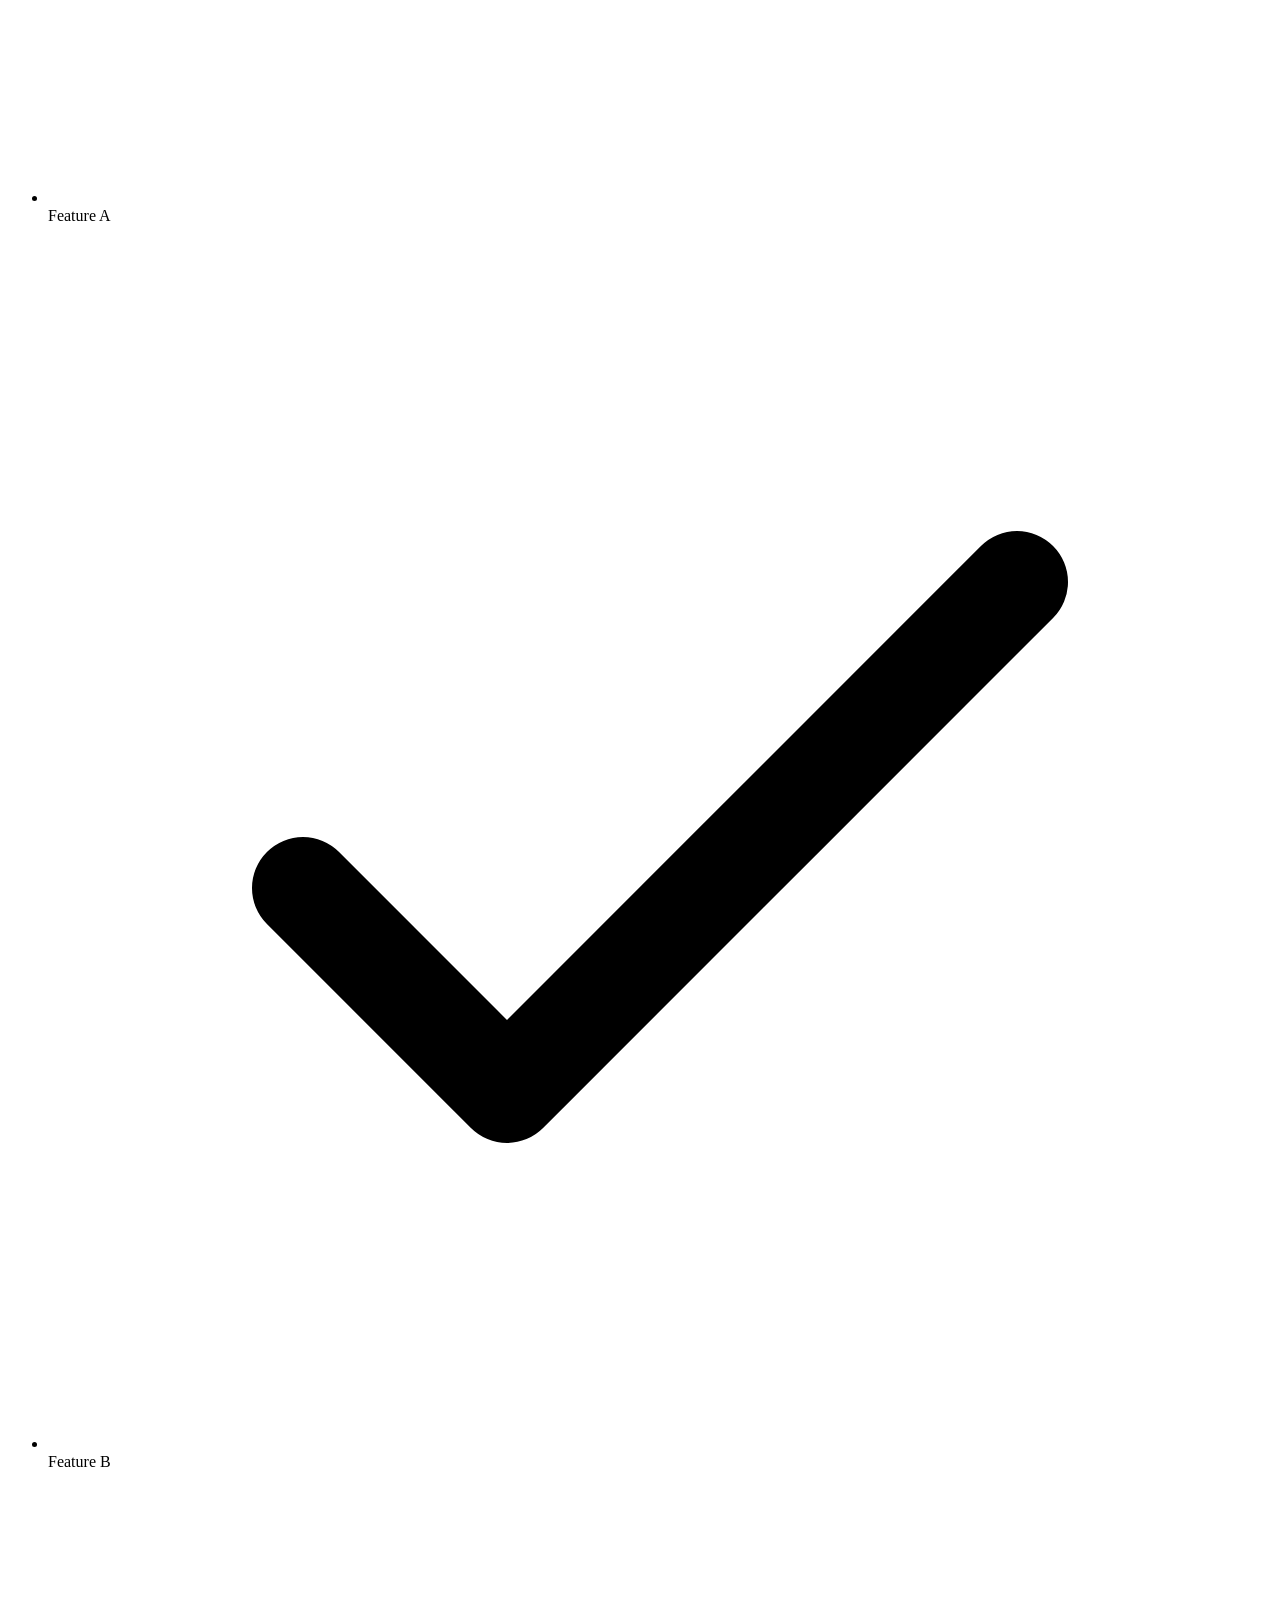
<file: src/styleguide/index.html>
<!DOCTYPE html>
<html lang="en" class="h-full scroll-smooth">

<head>
    <title>Landing Page Styleguide</title>
    <meta charset="utf-8">
    <meta name="viewport" content="width=device-width, initial-scale=1">

    <!-- Include FOUC guard script -->
    <include src="partials/theme-fouc-guard.html"></include>

    <!-- Link to CSS will be injected here by HtmlWebpackPlugin -->
</head>

<body class="h-full bg-gray-50 dark:bg-gray-900 text-gray-900 dark:text-gray-100 transition-colors duration-200">

<div class="container mx-auto px-4 py-12 max-w-5xl">

    <header class="mb-12 flex justify-between items-center">
        <h1 class="text-3xl font-bold text-gray-900 dark:text-white">Living Styleguide</h1>
        <!-- Theme Toggle Controller -->
        <div data-controller="theme">
            <button
                data-theme-target="toggleButton"
                data-action="click->theme#toggle"
                class="px-4 py-2 font-semibold text-sm text-white bg-purple-600 rounded-md shadow-sm hover:bg-purple-700 focus:outline-none focus:ring-2 focus:ring-offset-2 focus:ring-purple-500 dark:bg-indigo-600 dark:hover:bg-indigo-700 dark:focus:ring-offset-gray-800 cursor-pointer"
            >
                <!-- Text set by controller -->
            </button>
        </div>
    </header>

    <!-- Showcases Section -->
    <section class="mb-12" id="showcases">
        <h2 class="text-2xl font-semibold border-b border-gray-300 dark:border-gray-700 pb-2 mb-6">Showcases</h2>
        <p class="text-gray-600 dark:text-gray-400 mb-6">
            Interactive demonstrations of advanced components and effects. Each showcase includes live examples and implementation documentation.
        </p>
        <div class="grid grid-cols-1 md:grid-cols-2 lg:grid-cols-3 gap-4">
            <!-- Reverse Explosion Showcase -->
            <a href="showcases/reverse-explosion.html" class="group block p-5 bg-white dark:bg-gray-800 rounded-lg shadow-sm border border-gray-200 dark:border-gray-700 hover:shadow-md hover:border-blue-300 dark:hover:border-blue-600 transition-all duration-200">
                <div class="flex items-center gap-3 mb-2">
                    <svg class="w-6 h-6 text-blue-500 dark:text-blue-400" xmlns="http://www.w3.org/2000/svg" fill="none" viewBox="0 0 24 24" stroke-width="1.5" stroke="currentColor">
                        <path stroke-linecap="round" stroke-linejoin="round" d="M9.813 15.904 9 18.75l-.813-2.846a4.5 4.5 0 0 0-3.09-3.09L2.25 12l2.846-.813a4.5 4.5 0 0 0 3.09-3.09L9 5.25l.813 2.846a4.5 4.5 0 0 0 3.09 3.09L15.75 12l-2.846.813a4.5 4.5 0 0 0-3.09 3.09ZM18.259 8.715 18 9.75l-.259-1.035a3.375 3.375 0 0 0-2.455-2.456L14.25 6l1.036-.259a3.375 3.375 0 0 0 2.455-2.456L18 2.25l.259 1.035a3.375 3.375 0 0 0 2.456 2.456L21.75 6l-1.035.259a3.375 3.375 0 0 0-2.456 2.456ZM16.894 20.567 16.5 21.75l-.394-1.183a2.25 2.25 0 0 0-1.423-1.423L13.5 18.75l1.183-.394a2.25 2.25 0 0 0 1.423-1.423l.394-1.183.394 1.183a2.25 2.25 0 0 0 1.423 1.423l1.183.394-1.183.394a2.25 2.25 0 0 0-1.423 1.423Z" />
                    </svg>
                    <h3 class="text-lg font-semibold text-gray-900 dark:text-white group-hover:text-blue-600 dark:group-hover:text-blue-400 transition-colors">Reverse Explosion</h3>
                </div>
                <p class="text-sm text-gray-600 dark:text-gray-400">
                    Dramatic hero entrance where elements scatter in 3D and animate inward.
                </p>
                <span class="inline-block mt-3 text-sm font-medium text-blue-600 dark:text-blue-400 group-hover:underline">
                    View Showcase &rarr;
                </span>
            </a>
        </div>
    </section>

    <!-- Typography Section -->
    <section class="mb-12" id="typography">
        <h2 class="text-2xl font-semibold border-b border-gray-300 dark:border-gray-700 pb-2 mb-6">Typography</h2>
        <div class="space-y-4">
            <h1 class="text-4xl font-bold">Heading 1 (Sales Headline)</h1>
            <h1 class="text-4xl font-extrabold">
                 <span class="bg-gradient-to-r from-blue-600 to-purple-700 bg-clip-text text-transparent">
                    Gradient H1 (Catchy!)
                 </span>
            </h1>

            <h2 class="text-3xl font-semibold">Heading 2 (Feature Section)</h2>
            <h2 class="text-3xl font-bold">
                 <span class="bg-gradient-to-r from-blue-600 to-purple-700 bg-clip-text text-transparent">
                     Gradient H2 (Emphasized)
                 </span>
            </h2>

            <h3 class="text-2xl font-semibold">Heading 3 (Sub-feature)</h3>
            <h4 class="text-xl font-medium">Heading 4</h4>
            <h5 class="text-lg font-medium">Heading 5</h5>
            <h6 class="font-medium">Heading 6</h6>
            <p class="text-base leading-relaxed">This is a standard paragraph for body text. Use it to explain benefits, describe features, or tell a story. Keep it concise and focused on the value proposition. <a href="#" class="text-blue-600 dark:text-blue-400 hover:underline">This is a text link</a> used to guide users.</p>
            <p class="text-sm text-gray-600 dark:text-gray-400">This is smaller text, useful for captions, footnotes, or less critical details.</p>
            <blockquote class="border-l-4 border-blue-500 pl-4 italic text-gray-700 dark:text-gray-300">
                "This is a blockquote, perfect for testimonials or highlighting key phrases." - Satisfied Customer
            </blockquote>
            <ul class="list-disc list-inside space-y-1">
                <li>Unordered List Item 1 (Benefits)</li>
                <li>Unordered List Item 2</li>
                <li>Unordered List Item 3</li>
            </ul>
            <ol class="list-decimal list-inside space-y-1">
                <li>Ordered List Item 1 (Steps)</li>
                <li>Ordered List Item 2</li>
                <li>Ordered List Item 3</li>
            </ol>
        </div>
    </section>

    <!-- Buttons Section -->
    <section class="mb-12" id="buttons">
        <h2 class="text-2xl font-semibold border-b border-gray-300 dark:border-gray-700 pb-2 mb-6">Buttons & Links</h2>
        <div class="flex flex-wrap gap-x-4 gap-y-6 items-center">
            <!-- Standard Buttons -->
            <button class="px-6 py-3 font-bold text-white bg-gradient-to-r from-blue-600 to-blue-700 hover:from-blue-700 hover:to-blue-800 rounded-md shadow-md focus:outline-none focus:ring-2 focus:ring-offset-2 focus:ring-blue-500 dark:focus:ring-offset-gray-800 transition duration-150 ease-in-out cursor-pointer">Primary CTA</button>
            <button class="px-5 py-2.5 font-semibold text-white bg-green-600 rounded-md shadow-sm hover:bg-green-700 focus:outline-none focus:ring-2 focus:ring-offset-2 focus:ring-green-500 dark:focus:ring-offset-gray-800 transition duration-150 ease-in-out cursor-pointer">Confirm / Buy</button>
            <button class="px-4 py-2 text-sm font-medium text-gray-700 bg-white rounded-md border border-gray-300 shadow-sm hover:bg-gray-50 focus:outline-none focus:ring-2 focus:ring-offset-2 focus:ring-indigo-500 dark:bg-gray-700 dark:text-gray-200 dark:border-gray-600 dark:hover:bg-gray-600 dark:focus:ring-offset-gray-800 cursor-pointer">Secondary</button>
            <button class="px-4 py-2 text-sm font-medium text-red-700 bg-red-100 rounded-md hover:bg-red-200 focus:outline-none focus:ring-2 focus:ring-offset-2 focus:ring-red-500 dark:bg-red-900/30 dark:text-red-300 dark:hover:bg-red-900/40 dark:focus:ring-offset-gray-800 cursor-pointer">Destructive</button>
            <button class="px-6 py-3 font-bold text-white bg-gradient-to-r from-blue-400 to-blue-500 dark:from-blue-800/50 dark:to-blue-900/50 rounded-md cursor-not-allowed" disabled>Disabled Primary</button>

            <!-- Link as Button -->
            <a href="#" class="inline-block px-6 py-3 font-bold text-white bg-gradient-to-r from-blue-600 to-blue-700 hover:from-blue-700 hover:to-blue-800 rounded-md shadow-md focus:outline-none focus:ring-2 focus:ring-offset-2 focus:ring-blue-500 dark:focus:ring-offset-gray-800 transition duration-150 ease-in-out cursor-pointer">Link as Primary</a>

            <!-- Button as Link -->
            <button class="text-blue-600 dark:text-blue-400 hover:underline focus:outline-none focus:underline cursor-pointer">
                Button as Link
            </button>
        </div>
    </section>

    <!-- Forms Section -->
    <section class="mb-12" id="forms">
        <h2 class="text-2xl font-semibold border-b border-gray-300 dark:border-gray-700 pb-2 mb-6">Forms</h2>
        <div class="max-w-md space-y-4">
            <div>
                <label for="email" class="block text-sm font-medium text-gray-700 dark:text-gray-300 mb-1">Email address</label>
                <input type="email" name="email" id="email" class="block w-full px-3 py-2 border border-gray-300 rounded-md shadow-sm focus:ring-indigo-500 focus:border-indigo-500 sm:text-sm dark:bg-gray-700 dark:border-gray-600 dark:text-white dark:focus:ring-offset-gray-800" placeholder="you@example.com">
            </div>
            <div>
                <label for="message" class="block text-sm font-medium text-gray-700 dark:text-gray-300 mb-1">Message</label>
                <textarea id="message" name="message" rows="4" class="block w-full px-3 py-2 border border-gray-300 rounded-md shadow-sm focus:ring-indigo-500 focus:border-indigo-500 sm:text-sm dark:bg-gray-700 dark:border-gray-600 dark:text-white dark:focus:ring-offset-gray-800" placeholder="Your message..."></textarea>
            </div>
             <div>
                <label for="text_input" class="block text-sm font-medium text-gray-700 dark:text-gray-300 mb-1">Text Input (Valid)</label>
                <input type="text" name="text_input_valid" id="text_input_valid" value="Valid input" class="block w-full px-3 py-2 border border-green-500 dark:border-green-600 rounded-md shadow-sm focus:ring-green-500 focus:border-green-500 sm:text-sm dark:bg-gray-700 dark:text-white dark:focus:ring-offset-gray-800">
            </div>
             <div>
                <label for="text_input_invalid" class="block text-sm font-medium text-gray-700 dark:text-gray-300 mb-1">Text Input (Invalid)</label>
                <input type="text" name="text_input_invalid" id="text_input_invalid" value="Invalid input" class="block w-full px-3 py-2 border border-red-500 dark:border-red-600 rounded-md shadow-sm focus:ring-red-500 focus:border-red-500 sm:text-sm dark:bg-gray-700 dark:text-white dark:focus:ring-offset-gray-800">
                 <p class="mt-1 text-xs text-red-600 dark:text-red-400">This field is required.</p>
            </div>
            <button type="submit" class="px-6 py-3 font-bold text-white bg-blue-600 rounded-md shadow-md hover:bg-blue-700 focus:outline-none focus:ring-2 focus:ring-offset-2 focus:ring-blue-500 dark:focus:ring-offset-gray-800 transition duration-150 ease-in-out cursor-pointer">Submit Form</button>
        </div>
    </section>

    <!-- Cards Section -->
    <section class="mb-12" id="cards">
        <h2 class="text-2xl font-semibold border-b border-gray-300 dark:border-gray-700 pb-2 mb-6">Cards</h2>
        <div class="grid grid-cols-1 md:grid-cols-3 gap-6">
            <!-- Simple Card -->
            <div class="bg-white dark:bg-gray-800 rounded-lg shadow-md p-6 space-y-3">
                <h3 class="text-lg font-semibold">Feature Card</h3>
                <p class="text-gray-600 dark:text-gray-400 text-sm">Describe a key feature or benefit here. Keep it short and impactful.</p>
                <a href="#" class="text-blue-600 dark:text-blue-400 hover:underline text-sm font-medium">Learn More &rarr;</a>
            </div>
            <!-- Card with Icon -->
            <div class="bg-white dark:bg-gray-800 rounded-lg shadow-md p-6 space-y-3 text-center">
                 <svg class="mx-auto h-10 w-10 text-blue-500 dark:text-blue-400" xmlns="http://www.w3.org/2000/svg" fill="none" viewBox="0 0 24 24" stroke-width="1.5" stroke="currentColor">
                    <path stroke-linecap="round" stroke-linejoin="round" d="M12 18v-5.25m0 0a6.01 6.01 0 0 0 1.5-.189m-1.5.189a6.01 6.01 0 0 1-1.5-.189m3.75 7.478a12.06 12.06 0 0 1-4.5 0m3.75 2.355a7.5 7.5 0 0 1-3 0m3 0a7.5 7.5 0 0 0-3 0m.375 0a7.5 7.5 0 0 1-3 0m3 0h.008v.008h-.008v-.008Zm-3 0a7.5 7.5 0 0 0-3 0m3 0h.008v.008h-.008v-.008Zm-3 0a7.5 7.5 0 0 1-3 0m3 0h.008v.008h-.008v-.008Zm-3 0a7.5 7.5 0 0 0-3 0m6 0a7.5 7.5 0 0 1-3 0m3 0a7.5 7.5 0 0 0-3 0m3.75 4.46a12.022 12.022 0 0 1-7.5 0m7.5 0a12.022 12.022 0 0 0 7.5 0M4.5 19.5a7.5 7.5 0 0 1 3-1.588m-3 1.588a7.5 7.5 0 0 0 3 1.588m9-1.588a7.5 7.5 0 0 1-3 1.588m3-1.588a7.5 7.5 0 0 0-3-1.588M19.5 4.5l-.813 3.905m.813-3.905a12.06 12.06 0 0 0-7.5 0m7.5 0a12.06 12.06 0 0 1 7.5 0M4.5 4.5l.813 3.905M13.5 4.5a7.5 7.5 0 0 1 3 1.588m-3-1.588a7.5 7.5 0 0 0-3 1.588m9 1.588a7.5 7.5 0 0 1-3-1.588m3 1.588a7.5 7.5 0 0 0-3-1.588m-9-1.588a7.5 7.5 0 0 1 3-1.588m-3 1.588a7.5 7.5 0 0 0 3 1.588M4.5 19.5a7.5 7.5 0 0 1 3 1.588M19.5 19.5a7.5 7.5 0 0 0-3-1.588M4.5 4.5a12.06 12.06 0 0 1 7.5 0m0 0a12.06 12.06 0 0 0 7.5 0" />
                 </svg>
                <h3 class="text-lg font-semibold">Icon Card</h3>
                <p class="text-gray-600 dark:text-gray-400 text-sm">Visually represent a concept or feature. Icons can improve scannability.</p>
            </div>
             <!-- Testimonial Card -->
            <div class="bg-gray-100 dark:bg-gray-800/50 rounded-lg p-6 border border-gray-200 dark:border-gray-700">
                 <blockquote class="italic text-gray-700 dark:text-gray-300 mb-4">
                    "Using this service transformed our workflow. Highly recommended!"
                 </blockquote>
                 <p class="font-semibold text-sm">- CTO, Tech Company</p>
            </div>
        </div>
    </section>

    <!-- Alerts Section -->
    <section class="mb-12" id="alerts">
        <h2 class="text-2xl font-semibold border-b border-gray-300 dark:border-gray-700 pb-2 mb-6">Alerts</h2>
        <div class="space-y-4">
            <div class="p-4 rounded-md bg-green-50 border border-green-300 dark:bg-green-900/30 dark:border-green-700/50">
                <p class="text-sm font-medium text-green-800 dark:text-green-200">Success! Your request was processed.</p>
            </div>
            <div class="p-4 rounded-md bg-yellow-50 border border-yellow-300 dark:bg-yellow-900/30 dark:border-yellow-700/50">
                <p class="text-sm font-medium text-yellow-800 dark:text-yellow-200">Warning: Please check your input.</p>
            </div>
             <div class="p-4 rounded-md bg-red-50 border border-red-300 dark:bg-red-900/30 dark:border-red-700/50">
                <p class="text-sm font-medium text-red-800 dark:text-red-200">Error! Something went wrong.</p>
            </div>
             <div class="p-4 rounded-md bg-blue-50 border border-blue-300 dark:bg-blue-900/30 dark:border-blue-700/50">
                <p class="text-sm font-medium text-blue-800 dark:text-blue-200">Info: This is an informational message.</p>
            </div>
        </div>
    </section>


    <!-- Modal Section -->
    <section class="mb-12" id="modal">
         <h2 class="text-2xl font-semibold border-b border-gray-300 dark:border-gray-700 pb-2 mb-6">Modal</h2>
         <!-- Modal Controller & Trigger -->
         <div data-controller="modal" class="space-y-4">
            <button
                data-modal-target="button"
                data-action="click->modal#open"
                class="px-4 py-2 text-sm font-medium text-gray-700 bg-white rounded-md border border-gray-300 shadow-sm hover:bg-gray-50 focus:outline-none focus:ring-2 focus:ring-offset-2 focus:ring-indigo-500 dark:bg-gray-700 dark:text-gray-200 dark:border-gray-600 dark:hover:bg-gray-600 dark:focus:ring-offset-gray-800 cursor-pointer"
            >
                Open Modal
            </button>

            <!-- Modal Structure (Managed by Stimulus) -->
            <div
                data-modal-target="modal"
                data-action="click->modal#closeBackground"
                class="fixed inset-0 z-50 grid place-items-center p-4 backdrop-blur-sm backdrop-grayscale-100 backdrop-brightness-90 dark:backdrop-brightness-50"
                style="display: none;"
            >
                <!-- Modal Panel -->
                 <div class="bg-white dark:bg-gray-800 rounded-lg shadow-xl w-full max-w-md mx-auto overflow-hidden transform transition-all duration-300 ease-in-out">


                    <div class="p-6">
                        <h2 class="text-xl font-bold mb-4 text-gray-900 dark:text-gray-100">Modal Title</h2>
                        <p class="mb-6 text-gray-700 dark:text-gray-300 text-sm">This is the modal content. You can put forms, confirmations, or additional details here.</p>
                        <div class="flex justify-end space-x-3">
                             <button
                                data-action="click->modal#close"
                                class="px-4 py-2 text-sm font-medium text-gray-700 bg-white rounded-md border border-gray-300 shadow-sm hover:bg-gray-50 focus:outline-none focus:ring-2 focus:ring-offset-2 focus:ring-indigo-500 dark:bg-gray-700 dark:text-gray-200 dark:border-gray-600 dark:hover:bg-gray-600 dark:focus:ring-offset-gray-800 cursor-pointer"
                             >
                                Cancel
                            </button>
                             <button
                                data-action="click->modal#close"
                                class="px-4 py-2 text-sm font-medium text-white bg-blue-600 rounded-md shadow-sm hover:bg-blue-700 focus:outline-none focus:ring-2 focus:ring-offset-2 focus:ring-blue-500 dark:focus:ring-offset-gray-800 cursor-pointer"
                            >
                                Confirm Action
                            </button>
                        </div>
                    </div>
                 </div>
            </div>
         </div>
    </section>

    <!-- ***** Composed Sections ***** -->
    <div class="mt-20 pt-10 border-t-2 border-dashed border-gray-300 dark:border-gray-700">
        <h2 class="text-3xl font-bold text-center mb-12 text-gray-800 dark:text-gray-200">Composed Sections</h2>
    </div>

    <!-- Hero Section Example -->
    <section class="mb-16 py-16 bg-gradient-to-br from-blue-50 to-indigo-100 dark:from-gray-800 dark:to-gray-900 rounded-lg" id="hero">
        <div class="container mx-auto px-6 text-center max-w-3xl">
            <h1 class="text-4xl md:text-5xl font-extrabold text-gray-900 dark:text-white mb-4 leading-tight">Solve Your Biggest Challenge with Our Solution</h1>
            <p class="text-lg text-gray-600 dark:text-gray-300 mb-8 leading-relaxed">Stop wasting time on X and focus on Y. Our platform provides the tools and insights you need to succeed.</p>
            <a href="#" class="inline-block px-8 py-4 font-bold text-lg text-white bg-blue-600 rounded-md shadow-lg hover:bg-blue-700 focus:outline-none focus:ring-2 focus:ring-offset-2 focus:ring-blue-500 dark:focus:ring-offset-gray-800 transition duration-150 ease-in-out cursor-pointer">Get Started Now</a>
            <p class="text-sm text-gray-500 dark:text-gray-400 mt-4">No credit card required. 14-day free trial.</p>
        </div>
    </section>

    <!-- Hero Effects Example 1 (Similar to AI Consultancy) -->
    <h3 class="text-xl font-semibold text-center mb-4 mt-16 text-gray-700 dark:text-gray-300">Hero Effects Example 1</h3>
    <section
        class="relative mb-16 text-center effects-container"
        data-controller="hero-effects"
        style="perspective: 1000px;"
    >
        <div
            class="relative z-10 py-16 px-6 bg-gradient-to-b from-gray-100 to-gray-200 dark:from-gray-800 dark:to-gray-900 rounded-lg shadow-sm
                   transition-transform duration-[3000ms] ease-in-out
                   transform rotate-x-[60deg] origin-top
                   [.effects-active_&]:[transform:scale(1.03)_rotateX(0deg)]"
            style="transform-style: preserve-3d;"
        >
            <h2 class="text-4xl md:text-5xl font-extrabold mb-2 bg-gradient-to-r from-blue-600 to-purple-700 dark:from-blue-700 dark:to-purple-800 bg-clip-text text-transparent pb-2">
                Dramatic Entrance Headline:
            </h2>

            <h1 class="text-4xl md:text-5xl font-extrabold mb-6 text-gray-900 dark:text-gray-100 transition-all duration-[2500ms] ease-in-out [transform:translateZ(40px)] [.effects-active_&]:[transform:translateZ(0px)] [.effects-active_&]:[filter:drop-shadow(0_8px_4px_rgb(0_0_0_/_0.2))] dark:[.effects-active_&]:[filter:drop-shadow(0_8px_6px_rgb(0_0_0_/_0.4))] ">
                Reveal Your Value Proposition
            </h1>

            <p
                class="text-lg text-gray-700 dark:text-gray-100 mb-10 max-w-2xl mx-auto leading-relaxed transition-all duration-[2500ms] ease-in-out [transform:translateZ(150px)] [.effects-active_&]:[transform:translateZ(0px)]"
            >
                Engage users immediately with this eye-catching animation powered by the `hero-effects` controller.
            </p>
            <a
                href="#"
                class="inline-block px-8 py-4 font-bold text-lg text-white bg-gradient-to-r from-blue-600 to-blue-700 hover:from-blue-700 hover:to-blue-800 rounded-md shadow-lg focus:outline-none focus:ring-2 focus:ring-offset-2 focus:ring-blue-500 dark:focus:ring-offset-gray-800 transition-all duration-[2500ms] ease-in-out [transform:translateZ(80px)] [.effects-active_&]:[transform:translateZ(0px)] [.effects-active_&]:[box-shadow:0_20px_40px_-10px_rgb(0_0_0_/_0.3)] dark:[.effects-active_&]:[box-shadow:0_20px_40px_-10px_rgb(0_0_0_/_0.5)]"
            >
                Styleguide CTA Button
            </a>
            <p
                class="text-sm text-gray-500 dark:text-gray-200 mt-4 drop-shadow transition-all duration-[2500ms] ease-in-out [transform:translateY(100px)] [.effects-active_&]:[transform:translateY(0px)]"
            >
                Supporting text appears smoothly.
            </p>
        </div>
    </section>

    <!-- Hero Effects Example 2 (Subtle variant for CTA) -->
    <h3 class="text-xl font-semibold text-center mb-4 mt-16 text-gray-700 dark:text-gray-300">Hero Effects Example 2 (CTA Focus)</h3>
    <section
        class="relative mb-16 text-center effects-container"
        data-controller="hero-effects"
        style="perspective: 800px;"
    >
        <div
            class="relative z-10 py-12 bg-gradient-to-r from-purple-600 to-indigo-700 dark:from-purple-800 dark:to-indigo-900 rounded-lg text-white shadow-xl transition-transform duration-[1500ms] ease-out [.effects-active_&]:[transform:scale(1.04)]"
            style="transform-style: preserve-3d;"
        >
            <div class="container mx-auto px-6 max-w-2xl">
                <h2
                    class="text-3xl font-bold mb-6 transition-all duration-[1500ms] ease-out [transform:translateZ(10px)] [.effects-active_&]:[transform:translateZ(30px)] [.effects-active_&]:[filter:drop-shadow(0_8px_4px_rgb(0_0_0_/_0.3))] dark:[.effects-active_&]:[filter:drop-shadow(0_8px_6px_rgb(0_0_0_/_0.5))]"
                >Ready to See the Effect?</h2>
                <p
                    class="mb-8 text-indigo-100 dark:text-indigo-200 transition-all duration-[1500ms] ease-out [transform:translateZ(5px)] [.effects-active_&]:[transform:translateZ(15px)] [.effects-active_&]:[filter:drop-shadow(0_6px_3px_rgb(0_0_0_/_0.2))] dark:[.effects-active_&]:[filter:drop-shadow(0_6px_4px_rgb(0_0_0_/_0.4))]"
                >This subtle scaling effect draws attention to your call to action.</p>
                <a
                    href="#"
                    class="inline-block px-8 py-4 font-bold text-lg text-indigo-700 bg-white rounded-md shadow-lg
                           hover:bg-indigo-200 focus:outline-none focus:ring-2 focus:ring-offset-2 focus:ring-white focus:ring-offset-indigo-700
                           dark:bg-indigo-100 dark:text-indigo-900 dark:hover:bg-indigo-300
                           cursor-pointer transition-all duration-[1500ms] ease-out
                           [transform:translateZ(5px)] [.effects-active_&]:[transform:translateZ(20px)]
                           [.effects-active_&]:[box-shadow:0_25px_50px_-12px_rgb(0_0_0_/_0.3)] dark:[.effects-active_&]:[box-shadow:0_25px_50px_-12px_rgb(0_0_0_/_0.5)]">
                    Another CTA Example
                </a>
            </div>
        </div>
    </section>

    <!-- Features Section Example (Grid) -->
    <section class="mb-16" id="features">
        <h2 class="text-3xl font-bold text-center mb-12 text-gray-800 dark:text-gray-200">Why Choose Us?</h2>
        <div class="grid grid-cols-1 md:grid-cols-3 gap-8">
            <!-- Feature 1 -->
            <div class="text-center p-6 bg-white dark:bg-gray-800 rounded-lg shadow-sm">
                <svg class="mx-auto h-12 w-12 text-green-500 mb-4" xmlns="http://www.w3.org/2000/svg" fill="none" viewBox="0 0 24 24" stroke-width="1.5" stroke="currentColor"><path stroke-linecap="round" stroke-linejoin="round" d="M2.25 18 9 11.25l4.306 4.306a11.95 11.95 0 0 1 5.814-5.518l2.74-1.22m0 0-5.94-2.281m5.94 2.28-2.28 5.941" /></svg>
                <h3 class="text-xl font-semibold mb-2">Increase Efficiency</h3>
                <p class="text-gray-600 dark:text-gray-400 text-sm">Automate repetitive tasks and save valuable engineering time.</p>
            </div>
            <!-- Feature 2 -->
            <div class="text-center p-6 bg-white dark:bg-gray-800 rounded-lg shadow-sm">
                 <svg class="mx-auto h-12 w-12 text-blue-500 mb-4" xmlns="http://www.w3.org/2000/svg" fill="none" viewBox="0 0 24 24" stroke-width="1.5" stroke="currentColor"><path stroke-linecap="round" stroke-linejoin="round" d="M12 18v-5.25m0 0a6.01 6.01 0 0 0 1.5-.189m-1.5.189a6.01 6.01 0 0 1-1.5-.189m3.75 7.478a12.06 12.06 0 0 1-4.5 0m3.75 2.355a7.5 7.5 0 0 1-3 0m3 0a7.5 7.5 0 0 0-3 0m.375 0a7.5 7.5 0 0 1-3 0m3 0h.008v.008h-.008v-.008Zm-3 0a7.5 7.5 0 0 0-3 0m3 0h.008v.008h-.008v-.008Zm-3 0a7.5 7.5 0 0 1-3 0m3 0h.008v.008h-.008v-.008Zm-3 0a7.5 7.5 0 0 0-3 0m6 0a7.5 7.5 0 0 1-3 0m3 0a7.5 7.5 0 0 0-3 0m3.75 4.46a12.022 12.022 0 0 1-7.5 0m7.5 0a12.022 12.022 0 0 0 7.5 0M4.5 19.5a7.5 7.5 0 0 1 3-1.588m-3 1.588a7.5 7.5 0 0 0 3 1.588m9-1.588a7.5 7.5 0 0 1-3 1.588m3-1.588a7.5 7.5 0 0 0-3-1.588M19.5 4.5l-.813 3.905m.813-3.905a12.06 12.06 0 0 0-7.5 0m7.5 0a12.06 12.06 0 0 1 7.5 0M4.5 4.5l.813 3.905M13.5 4.5a7.5 7.5 0 0 1 3 1.588m-3-1.588a7.5 7.5 0 0 0-3 1.588m9 1.588a7.5 7.5 0 0 1-3-1.588m3 1.588a7.5 7.5 0 0 0-3-1.588m-9-1.588a7.5 7.5 0 0 1 3-1.588m-3 1.588a7.5 7.5 0 0 0 3 1.588M4.5 19.5a7.5 7.5 0 0 1 3 1.588M19.5 19.5a7.5 7.5 0 0 0-3-1.588M4.5 4.5a12.06 12.06 0 0 1 7.5 0m0 0a12.06 12.06 0 0 0 7.5 0" /></svg>
                <h3 class="text-xl font-semibold mb-2">Actionable Insights</h3>
                <p class="text-gray-600 dark:text-gray-400 text-sm">Gain clear visibility into your metrics and make data-driven decisions.</p>
            </div>
            <!-- Feature 3 -->
            <div class="text-center p-6 bg-white dark:bg-gray-800 rounded-lg shadow-sm">
                <svg class="mx-auto h-12 w-12 text-purple-500 mb-4" xmlns="http://www.w3.org/2000/svg" fill="none" viewBox="0 0 24 24" stroke-width="1.5" stroke="currentColor"><path stroke-linecap="round" stroke-linejoin="round" d="M6.75 7.5l3 2.697M6.75 7.5V4.5m0 3l-3-2.697M6.75 7.5l3-2.697M17.25 7.5l3 2.697m-3-2.697V4.5m0 3l-3-2.697M17.25 7.5l3-2.697M12 21v-3.375m0 0a6.001 6.001 0 0 0 3.75-.625m-3.75.625a6 6 0 0 1-3.75-.625m3.75 .625V15m0-3l3-2.697M15 12V9.303m0 0l3 2.697M15 12l-3 2.697M9 15V12m0 0l3 2.697M9 12l-3 2.697M9 12V9.303m0 0l3 2.697" /></svg>
                <h3 class="text-xl font-semibold mb-2">Seamless Integration</h3>
                <p class="text-gray-600 dark:text-gray-400 text-sm">Connect easily with your existing tools and workflows.</p>
            </div>
        </div>
    </section>

    <!-- Email Capture CTA Section -->
    <section class="mb-16 py-12 bg-indigo-600 dark:bg-indigo-800 rounded-lg text-center text-white" id="email-cta">
        <div class="container mx-auto px-6 max-w-xl">
            <h2 class="text-3xl font-bold mb-4">Get Exclusive Tips & Updates</h2>
            <p class="mb-6 text-indigo-100 dark:text-indigo-200">Join our newsletter to receive expert advice, case studies, and special offers directly in your inbox.</p>
            <form class="flex flex-col sm:flex-row gap-3 max-w-md mx-auto">
                <label for="cta-email" class="sr-only">Email address</label>
                <input type="email" name="cta-email" id="cta-email" class="flex-grow px-4 py-3 border border-indigo-400 dark:border-indigo-600 rounded-md shadow-sm focus:ring-white focus:border-white sm:text-sm" placeholder="Enter your email">
                <button type="submit" class="px-6 py-3 font-semibold text-indigo-700 bg-white rounded-md shadow-md hover:bg-indigo-50 focus:outline-none focus:ring-2 focus:ring-offset-2 focus:ring-white focus:ring-offset-indigo-700 dark:bg-indigo-100 dark:text-indigo-900 dark:hover:bg-indigo-200 transition duration-150 ease-in-out cursor-pointer">Subscribe</button>
            </form>
        </div>
    </section>

    <!-- Pricing Table Section -->
    <section class="mb-16" id="pricing">
        <h2 class="text-3xl font-bold text-center mb-12 text-gray-800 dark:text-gray-200">Simple, Transparent Pricing</h2>
        <div class="grid grid-cols-1 md:grid-cols-3 gap-8 max-w-5xl mx-auto">
            <!-- Plan 1: Basic -->
            <div class="border border-gray-200 dark:border-gray-700 rounded-lg p-6 flex flex-col">
                <h3 class="text-lg font-semibold text-center mb-4">Basic</h3>
                <p class="text-4xl font-bold text-center mb-1">$19<span class="text-base font-medium text-gray-500 dark:text-gray-400">/mo</span></p>
                <p class="text-sm text-gray-500 dark:text-gray-400 text-center mb-6">Perfect for individuals.</p>
                <ul class="space-y-3 text-sm text-gray-600 dark:text-gray-300 flex-grow mb-6">
                    <li class="flex items-center"><svg class="h-5 w-5 text-green-500 mr-2 shrink-0" fill="none" viewBox="0 0 24 24" stroke="currentColor" stroke-width="2"><path stroke-linecap="round" stroke-linejoin="round" d="M5 13l4 4L19 7"/></svg>Feature A</li>
                    <li class="flex items-center"><svg class="h-5 w-5 text-green-500 mr-2 shrink-0" fill="none" viewBox="0 0 24 24" stroke="currentColor" stroke-width="2"><path stroke-linecap="round" stroke-linejoin="round" d="M5 13l4 4L19 7"/></svg>Feature B</li>
                    <li class="flex items-center text-gray-400 dark:text-gray-500"><svg class="h-5 w-5 text-gray-400 dark:text-gray-600 mr-2 shrink-0" fill="none" viewBox="0 0 24 24" stroke="currentColor" stroke-width="2"><path stroke-linecap="round" stroke-linejoin="round" d="M6 18L18 6M6 6l12 12"/></svg>Feature C</li>
                </ul>
                <button class="w-full mt-auto px-4 py-2 text-sm font-medium text-gray-700 bg-white rounded-md border border-gray-300 shadow-sm hover:bg-gray-50 focus:outline-none focus:ring-2 focus:ring-offset-2 focus:ring-indigo-500 dark:bg-gray-700 dark:text-gray-200 dark:border-gray-600 dark:hover:bg-gray-600 dark:focus:ring-offset-gray-800 cursor-pointer">Choose Plan</button>
            </div>

            <!-- Plan 2: Pro (Highlighted with Gradient Border) -->
            <div class="rounded-lg p-0.5 bg-gradient-to-br from-blue-500 to-purple-600 shadow-lg relative">
                <div class="bg-white dark:bg-gray-800 rounded-[7px] p-6 pt-8 flex flex-col h-full">
                     <span class="absolute top-0 left-1/2 transform -translate-x-1/2 -translate-y-1/2 bg-gradient-to-r from-blue-600 to-purple-700 text-white text-xs font-semibold px-3 py-1 rounded-full shadow">Most Popular</span>
                     <h3 class="text-lg font-semibold text-center mb-4">Pro</h3>
                     <p class="text-4xl font-bold text-center mb-1">$49<span class="text-base font-medium text-gray-500 dark:text-gray-400">/mo</span></p>
                     <p class="text-sm text-gray-500 dark:text-gray-400 text-center mb-6">Ideal for teams & businesses.</p>
                     <ul class="space-y-3 text-sm text-gray-600 dark:text-gray-300 flex-grow mb-6">
                         <li class="flex items-center"><svg class="h-5 w-5 text-green-500 mr-2 shrink-0" fill="none" viewBox="0 0 24 24" stroke="currentColor" stroke-width="2"><path stroke-linecap="round" stroke-linejoin="round" d="M5 13l4 4L19 7"/></svg>Feature A</li>
                         <li class="flex items-center"><svg class="h-5 w-5 text-green-500 mr-2 shrink-0" fill="none" viewBox="0 0 24 24" stroke="currentColor" stroke-width="2"><path stroke-linecap="round" stroke-linejoin="round" d="M5 13l4 4L19 7"/></svg>Feature B</li>
                         <li class="flex items-center"><svg class="h-5 w-5 text-green-500 mr-2 shrink-0" fill="none" viewBox="0 0 24 24" stroke="currentColor" stroke-width="2"><path stroke-linecap="round" stroke-linejoin="round" d="M5 13l4 4L19 7"/></svg>Feature C</li>
                          <li class="flex items-center"><svg class="h-5 w-5 text-green-500 mr-2 shrink-0" fill="none" viewBox="0 0 24 24" stroke="currentColor" stroke-width="2"><path stroke-linecap="round" stroke-linejoin="round" d="M5 13l4 4L19 7"/></svg>Priority Support</li>
                     </ul>
                     <button class="w-full mt-auto px-6 py-3 font-bold text-white bg-gradient-to-r from-blue-600 to-blue-700 hover:from-blue-700 hover:to-blue-800 rounded-md shadow-md focus:outline-none focus:ring-2 focus:ring-offset-2 focus:ring-blue-500 dark:focus:ring-offset-gray-800 transition duration-150 ease-in-out cursor-pointer">Choose Plan</button>
                </div>
            </div>

            <!-- Plan 3: Enterprise -->
            <div class="border border-gray-200 dark:border-gray-700 rounded-lg p-6 flex flex-col">
                <h3 class="text-lg font-semibold text-center mb-4">Enterprise</h3>
                <p class="text-4xl font-bold text-center mb-1">Contact Us</p>
                <p class="text-sm text-gray-500 dark:text-gray-400 text-center mb-6">For large-scale deployments.</p>
                <ul class="space-y-3 text-sm text-gray-600 dark:text-gray-300 flex-grow mb-6">
                    <li class="flex items-center"><svg class="h-5 w-5 text-green-500 mr-2 shrink-0" fill="none" viewBox="0 0 24 24" stroke="currentColor" stroke-width="2"><path stroke-linecap="round" stroke-linejoin="round" d="M5 13l4 4L19 7"/></svg>All Pro Features</li>
                    <li class="flex items-center"><svg class="h-5 w-5 text-green-500 mr-2 shrink-0" fill="none" viewBox="0 0 24 24" stroke="currentColor" stroke-width="2"><path stroke-linecap="round" stroke-linejoin="round" d="M5 13l4 4L19 7"/></svg>Dedicated Account Manager</li>
                    <li class="flex items-center"><svg class="h-5 w-5 text-green-500 mr-2 shrink-0" fill="none" viewBox="0 0 24 24" stroke="currentColor" stroke-width="2"><path stroke-linecap="round" stroke-linejoin="round" d="M5 13l4 4L19 7"/></svg>Custom Integrations</li>
                </ul>
                <button class="w-full mt-auto px-4 py-2 text-sm font-medium text-gray-700 bg-white rounded-md border border-gray-300 shadow-sm hover:bg-gray-50 focus:outline-none focus:ring-2 focus:ring-offset-2 focus:ring-indigo-500 dark:bg-gray-700 dark:text-gray-200 dark:border-gray-600 dark:hover:bg-gray-600 dark:focus:ring-offset-gray-800 cursor-pointer">Contact Sales</button>
            </div>
        </div>
    </section>

    <!-- Testimonials Section -->
    <section class="mb-16" id="testimonials">
        <h2 class="text-3xl font-bold text-center mb-12 text-gray-800 dark:text-gray-200">What Our Customers Say</h2>
        <div class="grid grid-cols-1 md:grid-cols-2 gap-8 max-w-4xl mx-auto">
            <div class="bg-white dark:bg-gray-800 rounded-lg shadow-md p-6 border border-gray-100 dark:border-gray-700">
                 <blockquote class="italic text-gray-700 dark:text-gray-300 mb-4">
                    "This platform cut our development time in half. The support is fantastic too!"
                 </blockquote>
                 <p class="font-semibold text-sm">- Alex Johnson, Lead Engineer @ Innovate Solutions</p>
            </div>
             <div class="bg-white dark:bg-gray-800 rounded-lg shadow-md p-6 border border-gray-100 dark:border-gray-700">
                 <blockquote class="italic text-gray-700 dark:text-gray-300 mb-4">
                    "Finally, a tool that understands the needs of modern marketing teams. It integrated perfectly with our stack."
                 </blockquote>
                 <p class="font-semibold text-sm">- Samantha Lee, Head of Marketing @ Growth Co.</p>
            </div>
        </div>
    </section>


</div> <!-- End Container -->

<!-- Footer Example -->
<footer class="bg-gray-100 dark:bg-gray-800 border-t border-gray-200 dark:border-gray-700 mt-16 py-8">
    <div class="container mx-auto px-4 text-center text-sm text-gray-600 dark:text-gray-400">
        &copy; 2024 Your Company Name. All rights reserved. | <a href="#" class="hover:underline">Privacy Policy</a>
    </div>
</footer>


<!-- The script tag will be injected by HtmlWebpackPlugin -->
</body>

</html>
</file>
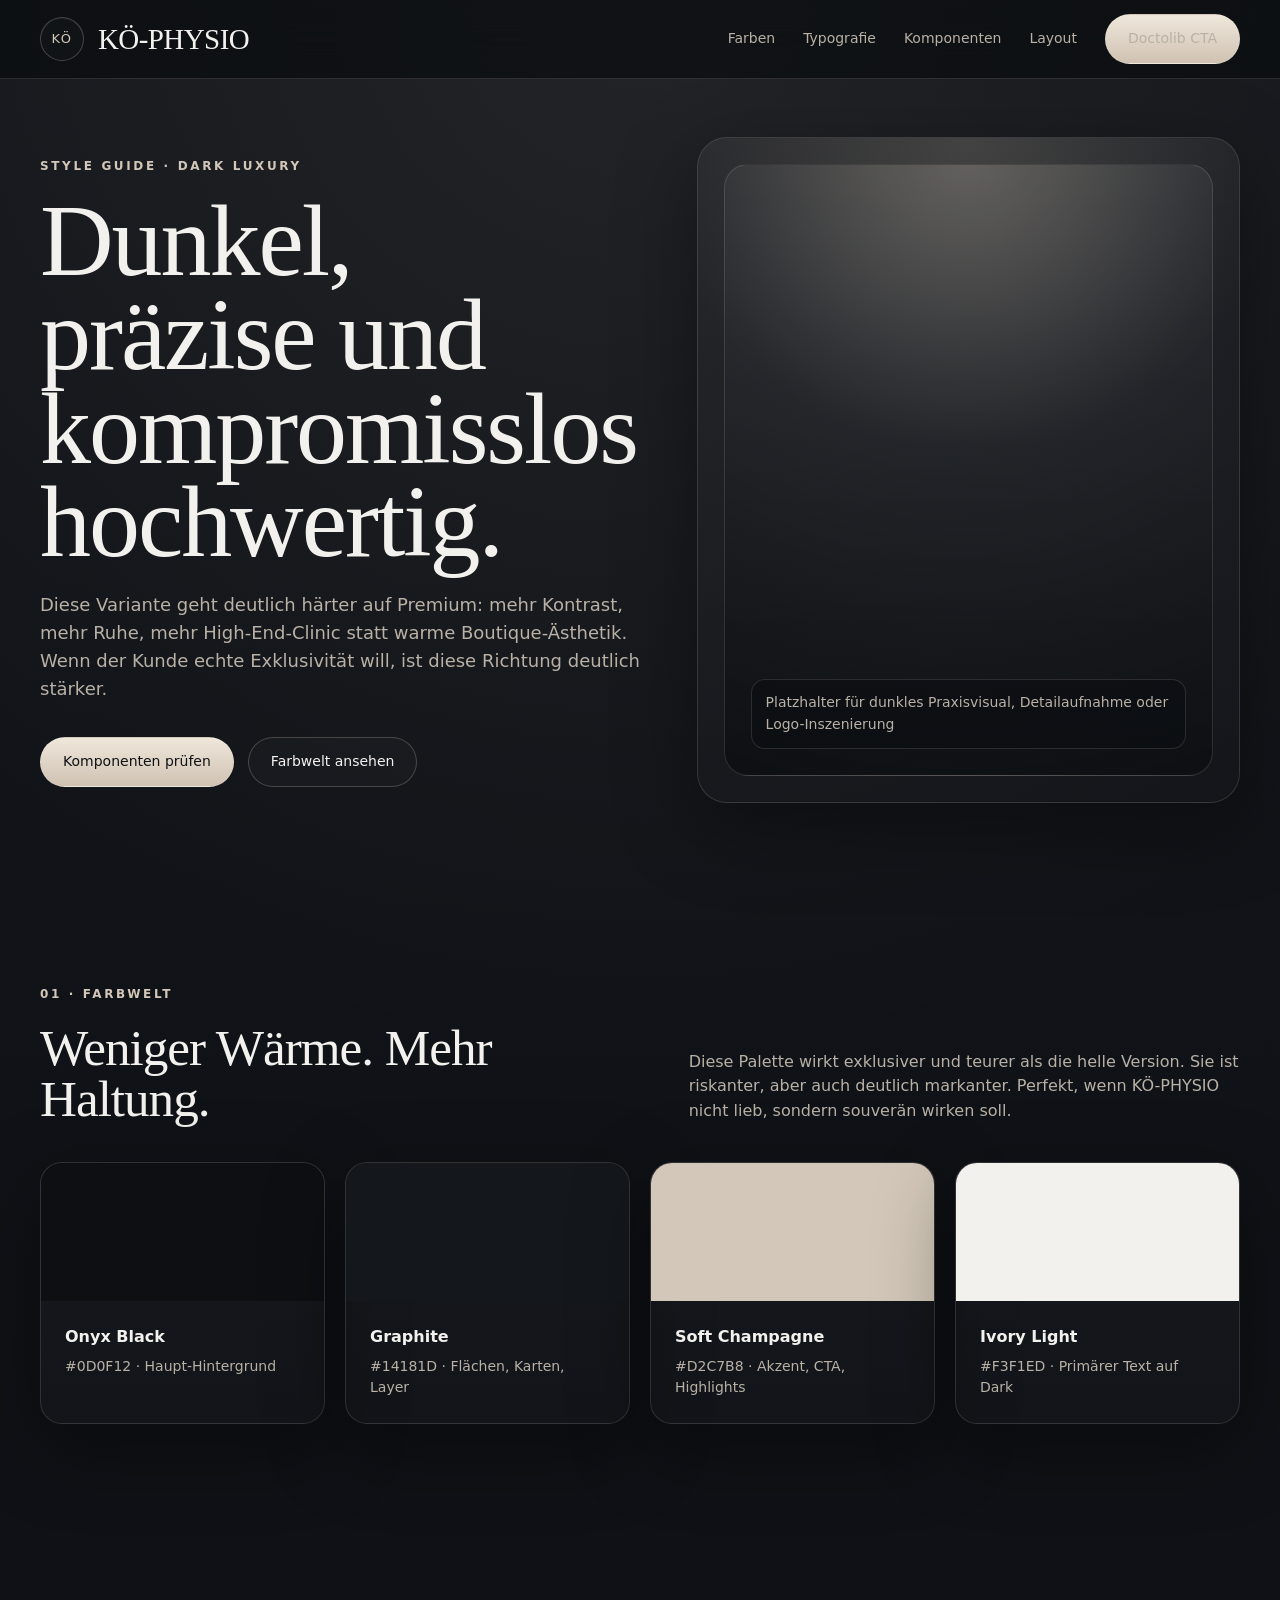
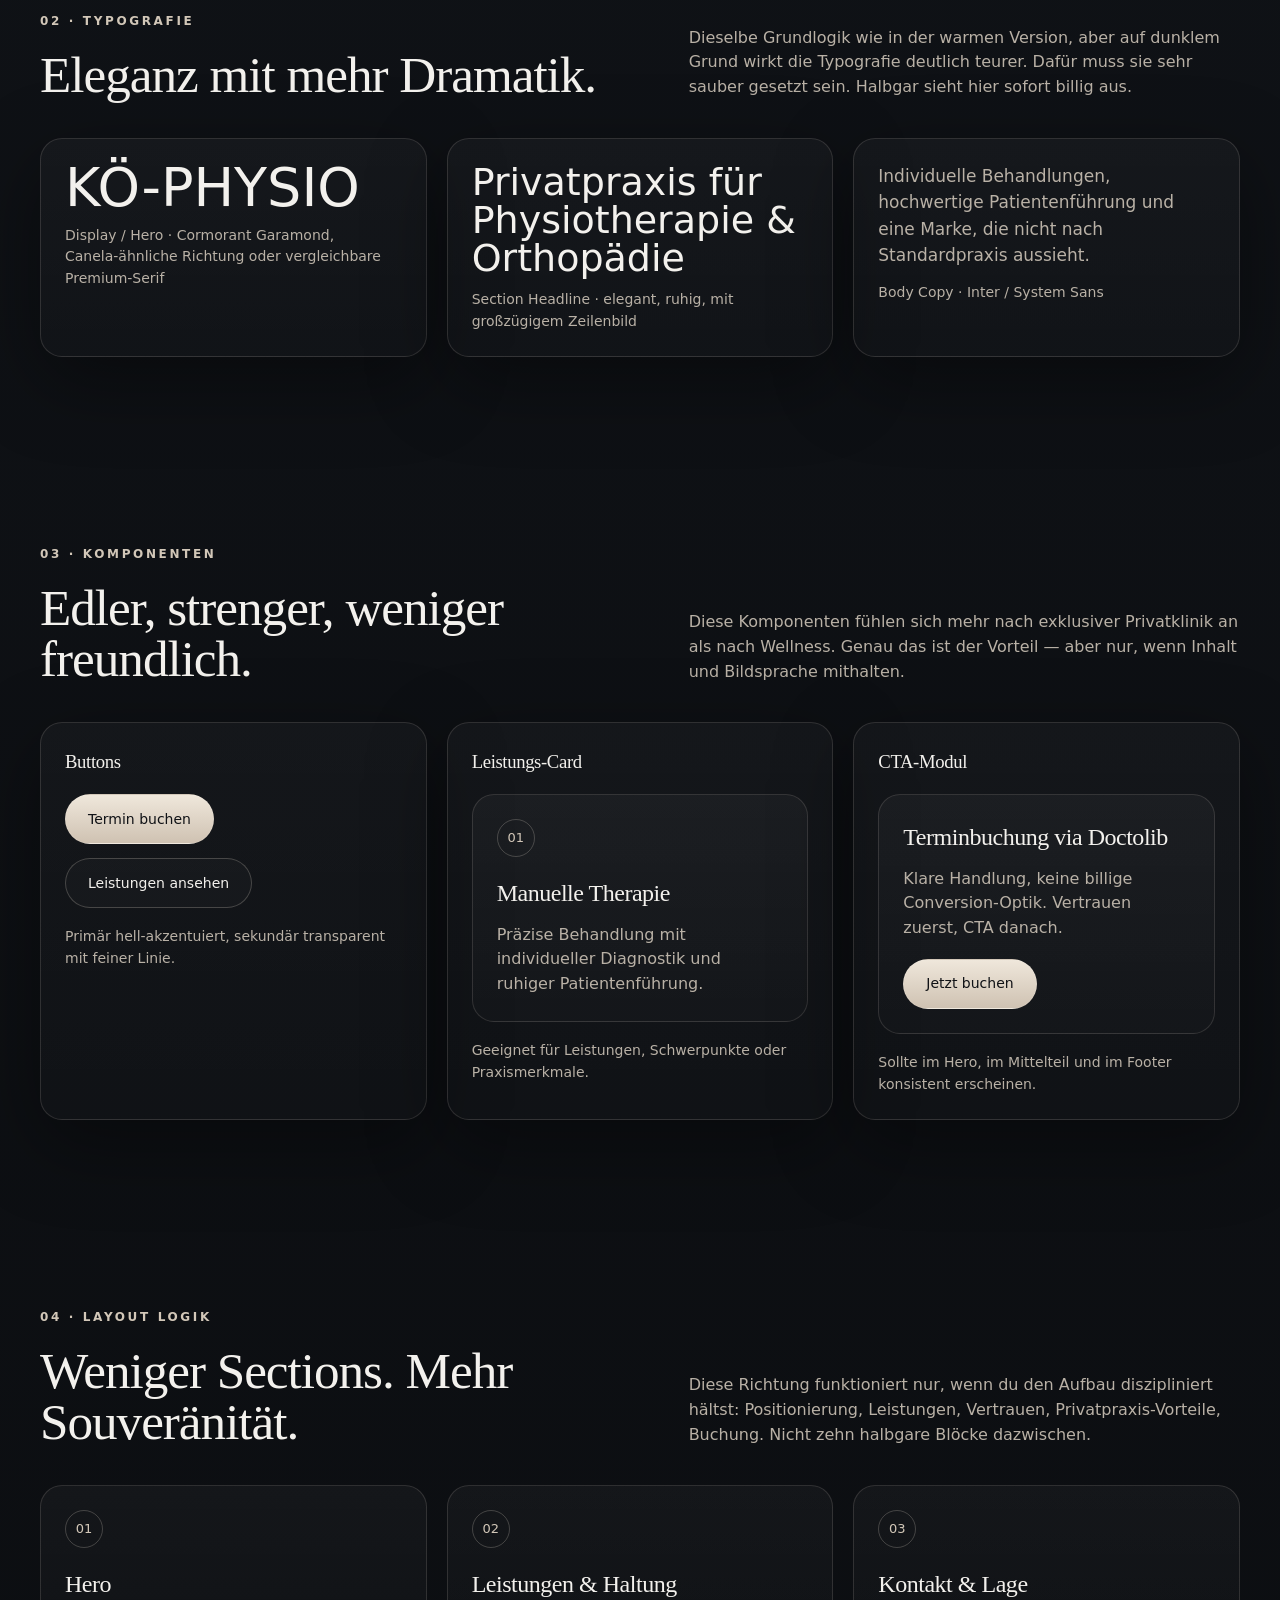
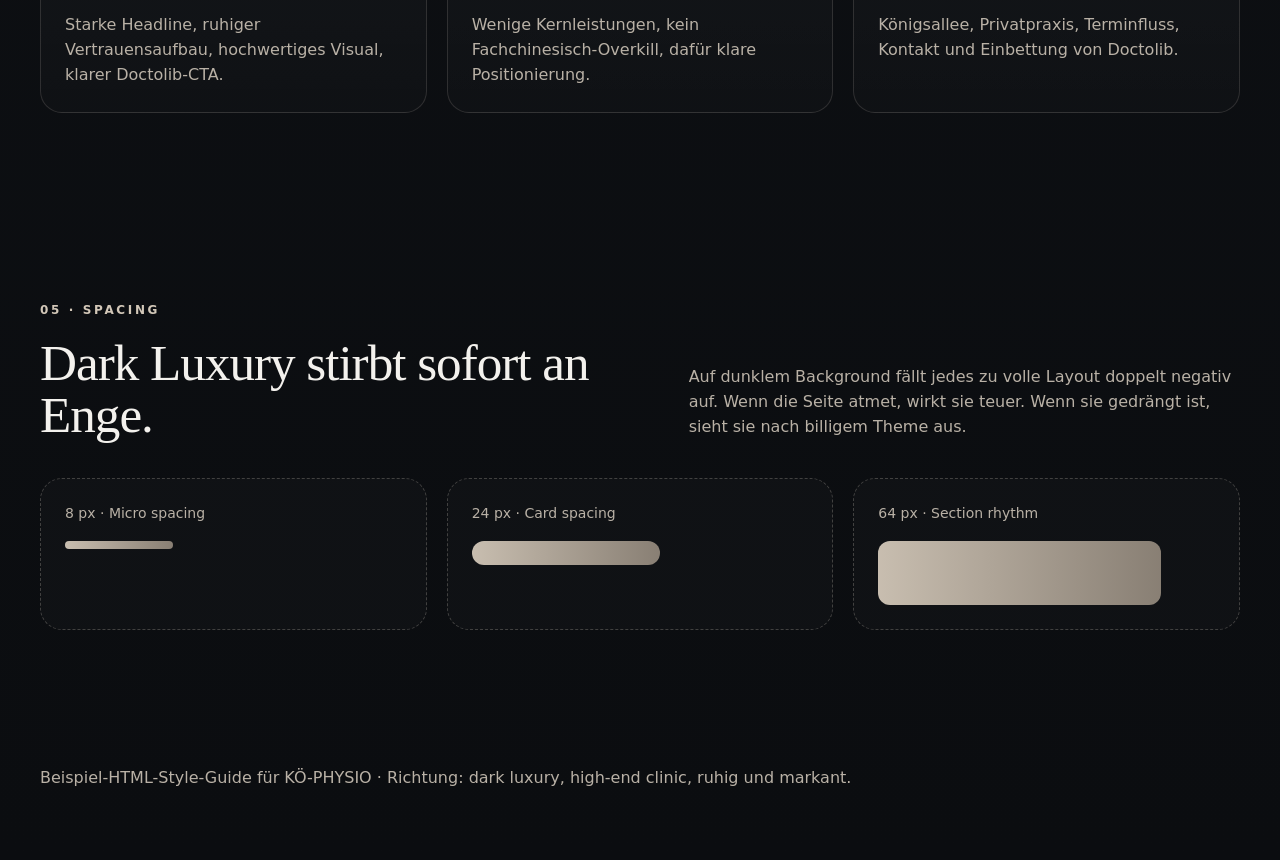
<file: styleguides/styleguide-dark.html>
<!DOCTYPE html>
<html lang="de">
  <head>
    <meta charset="UTF-8" />
    <meta name="viewport" content="width=device-width, initial-scale=1.0" />
    <title>KÖ-PHYSIO – Style Guide Dark Luxury</title>
    <style>
      :root {
        --bg: #0d0f12;
        --bg-soft: #14181d;
        --surface: rgba(20, 24, 29, 0.78);
        --surface-strong: rgba(16, 18, 22, 0.92);
        --text: #f3f1ed;
        --text-soft: #b9b1a6;
        --line: rgba(210, 201, 190, 0.16);
        --line-strong: rgba(210, 201, 190, 0.26);
        --accent: #d2c7b8;
        --accent-soft: #8f8579;
        --glow: 0 24px 80px rgba(0, 0, 0, 0.38);
        --radius-xl: 30px;
        --radius-lg: 22px;
        --container: 1200px;
      }

      * { box-sizing: border-box; }
      html { scroll-behavior: smooth; }

      body {
        margin: 0;
        font-family: Inter, ui-sans-serif, system-ui, -apple-system, BlinkMacSystemFont, "Segoe UI", sans-serif;
        color: var(--text);
        background:
          radial-gradient(circle at top center, rgba(210, 199, 184, 0.09), transparent 26%),
          linear-gradient(180deg, #111419 0%, #0b0d10 100%);
        line-height: 1.55;
      }

      h1, h2, h3, h4, .display, .brand-name {
        font-family: "Cormorant Garamond", Georgia, "Times New Roman", serif;
        font-weight: 500;
        letter-spacing: -0.02em;
        margin: 0;
      }

      p { margin: 0; }

      .container {
        width: min(var(--container), calc(100% - 48px));
        margin: 0 auto;
      }

      .topbar {
        position: sticky;
        top: 0;
        z-index: 40;
        border-bottom: 1px solid var(--line);
        backdrop-filter: blur(18px);
        background: rgba(11, 13, 16, 0.72);
      }

      .topbar-inner {
        min-height: 78px;
        display: flex;
        align-items: center;
        justify-content: space-between;
      }

      .brand {
        display: flex;
        align-items: center;
        gap: 14px;
      }

      .brand-mark {
        width: 44px;
        height: 44px;
        border-radius: 999px;
        border: 1px solid var(--line-strong);
        display: grid;
        place-items: center;
        color: var(--accent);
        background: rgba(255, 255, 255, 0.02);
        box-shadow: inset 0 1px 0 rgba(255,255,255,0.04);
        font-size: 13px;
        letter-spacing: 0.12em;
      }

      .brand-name {
        font-size: 29px;
        color: var(--text);
      }

      .nav {
        display: flex;
        align-items: center;
        gap: 28px;
      }

      .nav a {
        color: var(--text-soft);
        text-decoration: none;
        font-size: 14px;
      }

      .section {
        padding: 92px 0;
      }

      .hero {
        min-height: 90vh;
        display: flex;
        align-items: center;
        padding: 56px 0 84px;
      }

      .hero-grid {
        display: grid;
        grid-template-columns: 1.05fr 0.95fr;
        gap: 56px;
        align-items: center;
      }

      .eyebrow {
        display: inline-block;
        margin-bottom: 18px;
        font-size: 12px;
        letter-spacing: 0.22em;
        text-transform: uppercase;
        color: var(--accent);
        font-weight: 600;
      }

      .display {
        font-size: clamp(58px, 8vw, 102px);
        line-height: 0.92;
        max-width: 740px;
        margin-bottom: 22px;
      }

      .hero-copy {
        max-width: 620px;
        color: var(--text-soft);
        font-size: 18px;
        margin-bottom: 34px;
      }

      .actions {
        display: flex;
        flex-wrap: wrap;
        gap: 14px;
      }

      .button {
        min-height: 50px;
        padding: 0 22px;
        border-radius: 999px;
        display: inline-flex;
        align-items: center;
        justify-content: center;
        gap: 10px;
        text-decoration: none;
        font-size: 14px;
        font-weight: 500;
        transition: 180ms ease;
      }

      .button-primary {
        background: linear-gradient(180deg, #efe7db, #cfc2b2);
        color: #101216;
        border: 1px solid rgba(255,255,255,0.08);
      }

      .button-secondary {
        border: 1px solid var(--line-strong);
        color: var(--text);
        background: rgba(255,255,255,0.02);
      }

      .button:hover { transform: translateY(-1px); }

      .hero-visual {
        position: relative;
        padding: 26px;
        border-radius: var(--radius-xl);
        border: 1px solid var(--line);
        background: linear-gradient(180deg, rgba(255,255,255,0.03), rgba(255,255,255,0.01));
        box-shadow: var(--glow);
        overflow: hidden;
      }

      .hero-visual::before {
        content: "";
        position: absolute;
        inset: 0;
        background: radial-gradient(circle at top, rgba(210, 199, 184, 0.18), transparent 44%);
        pointer-events: none;
      }

      .visual-frame {
        aspect-ratio: 4 / 5;
        border-radius: 24px;
        border: 1px solid var(--line);
        background:
          linear-gradient(180deg, rgba(255,255,255,0.05), rgba(255,255,255,0.01)),
          radial-gradient(circle at top, rgba(210, 199, 184, 0.18), rgba(23, 27, 32, 0.35) 42%, rgba(11,13,16,1) 100%);
        display: flex;
        align-items: flex-end;
        padding: 26px;
      }

      .visual-label {
        display: inline-flex;
        padding: 12px 14px;
        border-radius: 14px;
        border: 1px solid var(--line);
        background: rgba(12, 14, 18, 0.72);
        color: var(--text-soft);
        font-size: 14px;
      }

      .section-head {
        display: grid;
        grid-template-columns: 1fr 0.9fr;
        gap: 36px;
        align-items: end;
        margin-bottom: 38px;
      }

      .section-title {
        font-size: clamp(36px, 4vw, 54px);
        line-height: 1;
      }

      .section-text {
        max-width: 620px;
        font-size: 16px;
        color: var(--text-soft);
      }

      .swatches,
      .type-grid,
      .component-grid,
      .layout-grid,
      .spacing-grid {
        display: grid;
        grid-template-columns: repeat(3, minmax(0, 1fr));
        gap: 20px;
      }

      .swatches { grid-template-columns: repeat(4, minmax(0, 1fr)); }

      .panel {
        border: 1px solid var(--line);
        border-radius: var(--radius-lg);
        background: linear-gradient(180deg, rgba(255,255,255,0.03), rgba(255,255,255,0.015));
        box-shadow: var(--glow);
        overflow: hidden;
      }

      .panel-body {
        padding: 24px;
      }

      .swatch-color { height: 138px; }

      .swatch-name {
        font-weight: 600;
        margin-bottom: 6px;
      }

      .swatch-code,
      .muted {
        color: var(--text-soft);
        font-size: 14px;
      }

      .type-display {
        font-size: 54px;
        line-height: 0.92;
        margin-bottom: 12px;
      }

      .type-heading {
        font-size: 38px;
        line-height: 1;
        margin-bottom: 12px;
      }

      .type-body {
        font-size: 17px;
        color: var(--text-soft);
      }

      .component-stack {
        display: flex;
        flex-direction: column;
        gap: 18px;
      }

      .feature-card {
        padding: 24px;
        border-radius: 22px;
        border: 1px solid var(--line);
        background: linear-gradient(180deg, rgba(255,255,255,0.035), rgba(255,255,255,0.015));
      }

      .feature-index {
        width: 38px;
        height: 38px;
        display: inline-flex;
        align-items: center;
        justify-content: center;
        border-radius: 999px;
        border: 1px solid var(--line-strong);
        color: var(--accent);
        margin-bottom: 18px;
        font-size: 13px;
      }

      .feature-card h4 {
        font-size: 24px;
        margin-bottom: 10px;
      }

      .feature-card p {
        color: var(--text-soft);
      }

      .spacing-box {
        padding: 24px;
        border-radius: 22px;
        border: 1px dashed var(--line-strong);
        background: rgba(255,255,255,0.02);
      }

      .space-demo {
        background: linear-gradient(90deg, rgba(210, 199, 184, 0.95), rgba(143, 133, 121, 0.95));
        border-radius: 12px;
      }

      .space-8 { height: 8px; width: 32%; }
      .space-24 { height: 24px; width: 56%; }
      .space-64 { height: 64px; width: 84%; }

      .footer {
        padding: 44px 0 70px;
        color: var(--text-soft);
      }

      @media (max-width: 980px) {
        .hero-grid,
        .section-head,
        .swatches,
        .type-grid,
        .component-grid,
        .layout-grid,
        .spacing-grid {
          grid-template-columns: 1fr;
        }

        .nav { display: none; }
        .hero { min-height: auto; padding-top: 28px; }
        .section { padding: 72px 0; }
      }
    </style>
  </head>
  <body>
    <header class="topbar">
      <div class="container topbar-inner">
        <div class="brand">
          <div class="brand-mark">KÖ</div>
          <div class="brand-name">KÖ-PHYSIO</div>
        </div>
        <nav class="nav">
          <a href="#colors">Farben</a>
          <a href="#typography">Typografie</a>
          <a href="#components">Komponenten</a>
          <a href="#layout">Layout</a>
          <a class="button button-primary" href="#">Doctolib CTA</a>
        </nav>
      </div>
    </header>

    <main>
      <section class="hero">
        <div class="container hero-grid">
          <div>
            <span class="eyebrow">Style Guide · Dark Luxury</span>
            <h1 class="display">Dunkel, präzise und kompromisslos hochwertig.</h1>
            <p class="hero-copy">
              Diese Variante geht deutlich härter auf Premium: mehr Kontrast, mehr Ruhe,
              mehr High-End-Clinic statt warme Boutique-Ästhetik. Wenn der Kunde echte
              Exklusivität will, ist diese Richtung deutlich stärker.
            </p>
            <div class="actions">
              <a class="button button-primary" href="#components">Komponenten prüfen</a>
              <a class="button button-secondary" href="#colors">Farbwelt ansehen</a>
            </div>
          </div>

          <div class="hero-visual">
            <div class="visual-frame">
              <div class="visual-label">Platzhalter für dunkles Praxisvisual, Detailaufnahme oder Logo-Inszenierung</div>
            </div>
          </div>
        </div>
      </section>

      <section class="section" id="colors">
        <div class="container">
          <div class="section-head">
            <div>
              <span class="eyebrow">01 · Farbwelt</span>
              <h2 class="section-title">Weniger Wärme. Mehr Haltung.</h2>
            </div>
            <p class="section-text">
              Diese Palette wirkt exklusiver und teurer als die helle Version. Sie ist riskanter,
              aber auch deutlich markanter. Perfekt, wenn KÖ-PHYSIO nicht lieb, sondern souverän wirken soll.
            </p>
          </div>

          <div class="swatches">
            <article class="panel">
              <div class="swatch-color" style="background:#0d0f12"></div>
              <div class="panel-body">
                <div class="swatch-name">Onyx Black</div>
                <div class="swatch-code">#0D0F12 · Haupt-Hintergrund</div>
              </div>
            </article>
            <article class="panel">
              <div class="swatch-color" style="background:#14181d"></div>
              <div class="panel-body">
                <div class="swatch-name">Graphite</div>
                <div class="swatch-code">#14181D · Flächen, Karten, Layer</div>
              </div>
            </article>
            <article class="panel">
              <div class="swatch-color" style="background:#d2c7b8"></div>
              <div class="panel-body">
                <div class="swatch-name">Soft Champagne</div>
                <div class="swatch-code">#D2C7B8 · Akzent, CTA, Highlights</div>
              </div>
            </article>
            <article class="panel">
              <div class="swatch-color" style="background:#f3f1ed"></div>
              <div class="panel-body">
                <div class="swatch-name">Ivory Light</div>
                <div class="swatch-code">#F3F1ED · Primärer Text auf Dark</div>
              </div>
            </article>
          </div>
        </div>
      </section>

      <section class="section" id="typography">
        <div class="container">
          <div class="section-head">
            <div>
              <span class="eyebrow">02 · Typografie</span>
              <h2 class="section-title">Eleganz mit mehr Dramatik.</h2>
            </div>
            <p class="section-text">
              Dieselbe Grundlogik wie in der warmen Version, aber auf dunklem Grund wirkt die
              Typografie deutlich teurer. Dafür muss sie sehr sauber gesetzt sein. Halbgar sieht hier sofort billig aus.
            </p>
          </div>

          <div class="type-grid">
            <article class="panel">
              <div class="panel-body">
                <div class="type-display">KÖ-PHYSIO</div>
                <p class="muted">Display / Hero · Cormorant Garamond, Canela-ähnliche Richtung oder vergleichbare Premium-Serif</p>
              </div>
            </article>
            <article class="panel">
              <div class="panel-body">
                <div class="type-heading">Privatpraxis für Physiotherapie & Orthopädie</div>
                <p class="muted">Section Headline · elegant, ruhig, mit großzügigem Zeilenbild</p>
              </div>
            </article>
            <article class="panel">
              <div class="panel-body">
                <p class="type-body">
                  Individuelle Behandlungen, hochwertige Patientenführung und eine Marke,
                  die nicht nach Standardpraxis aussieht.
                </p>
                <p class="muted" style="margin-top:14px;">Body Copy · Inter / System Sans</p>
              </div>
            </article>
          </div>
        </div>
      </section>

      <section class="section" id="components">
        <div class="container">
          <div class="section-head">
            <div>
              <span class="eyebrow">03 · Komponenten</span>
              <h2 class="section-title">Edler, strenger, weniger freundlich.</h2>
            </div>
            <p class="section-text">
              Diese Komponenten fühlen sich mehr nach exklusiver Privatklinik an als nach Wellness.
              Genau das ist der Vorteil — aber nur, wenn Inhalt und Bildsprache mithalten.
            </p>
          </div>

          <div class="component-grid">
            <article class="panel">
              <div class="panel-body component-stack">
                <h3>Buttons</h3>
                <div class="actions">
                  <a href="#" class="button button-primary">Termin buchen</a>
                  <a href="#" class="button button-secondary">Leistungen ansehen</a>
                </div>
                <p class="muted">Primär hell-akzentuiert, sekundär transparent mit feiner Linie.</p>
              </div>
            </article>

            <article class="panel">
              <div class="panel-body component-stack">
                <h3>Leistungs-Card</h3>
                <div class="feature-card">
                  <div class="feature-index">01</div>
                  <h4>Manuelle Therapie</h4>
                  <p>Präzise Behandlung mit individueller Diagnostik und ruhiger Patientenführung.</p>
                </div>
                <p class="muted">Geeignet für Leistungen, Schwerpunkte oder Praxismerkmale.</p>
              </div>
            </article>

            <article class="panel">
              <div class="panel-body component-stack">
                <h3>CTA-Modul</h3>
                <div class="feature-card">
                  <h4>Terminbuchung via Doctolib</h4>
                  <p>Klare Handlung, keine billige Conversion-Optik. Vertrauen zuerst, CTA danach.</p>
                  <div style="margin-top:18px;">
                    <a href="#" class="button button-primary">Jetzt buchen</a>
                  </div>
                </div>
                <p class="muted">Sollte im Hero, im Mittelteil und im Footer konsistent erscheinen.</p>
              </div>
            </article>
          </div>
        </div>
      </section>

      <section class="section" id="layout">
        <div class="container">
          <div class="section-head">
            <div>
              <span class="eyebrow">04 · Layout Logik</span>
              <h2 class="section-title">Weniger Sections. Mehr Souveränität.</h2>
            </div>
            <p class="section-text">
              Diese Richtung funktioniert nur, wenn du den Aufbau diszipliniert hältst: Positionierung,
              Leistungen, Vertrauen, Privatpraxis-Vorteile, Buchung. Nicht zehn halbgare Blöcke dazwischen.
            </p>
          </div>

          <div class="layout-grid">
            <article class="feature-card">
              <div class="feature-index">01</div>
              <h4>Hero</h4>
              <p>Starke Headline, ruhiger Vertrauensaufbau, hochwertiges Visual, klarer Doctolib-CTA.</p>
            </article>
            <article class="feature-card">
              <div class="feature-index">02</div>
              <h4>Leistungen & Haltung</h4>
              <p>Wenige Kernleistungen, kein Fachchinesisch-Overkill, dafür klare Positionierung.</p>
            </article>
            <article class="feature-card">
              <div class="feature-index">03</div>
              <h4>Kontakt & Lage</h4>
              <p>Königsallee, Privatpraxis, Terminfluss, Kontakt und Einbettung von Doctolib.</p>
            </article>
          </div>
        </div>
      </section>

      <section class="section" id="spacing">
        <div class="container">
          <div class="section-head">
            <div>
              <span class="eyebrow">05 · Spacing</span>
              <h2 class="section-title">Dark Luxury stirbt sofort an Enge.</h2>
            </div>
            <p class="section-text">
              Auf dunklem Background fällt jedes zu volle Layout doppelt negativ auf. Wenn die Seite atmet,
              wirkt sie teuer. Wenn sie gedrängt ist, sieht sie nach billigem Theme aus.
            </p>
          </div>

          <div class="spacing-grid">
            <article class="spacing-box">
              <p class="muted" style="margin-bottom:16px;">8 px · Micro spacing</p>
              <div class="space-demo space-8"></div>
            </article>
            <article class="spacing-box">
              <p class="muted" style="margin-bottom:16px;">24 px · Card spacing</p>
              <div class="space-demo space-24"></div>
            </article>
            <article class="spacing-box">
              <p class="muted" style="margin-bottom:16px;">64 px · Section rhythm</p>
              <div class="space-demo space-64"></div>
            </article>
          </div>
        </div>
      </section>
    </main>

    <footer class="footer">
      <div class="container">
        Beispiel-HTML-Style-Guide für KÖ-PHYSIO · Richtung: dark luxury, high-end clinic, ruhig und markant.
      </div>
    </footer>
  </body>
</html>
</file>
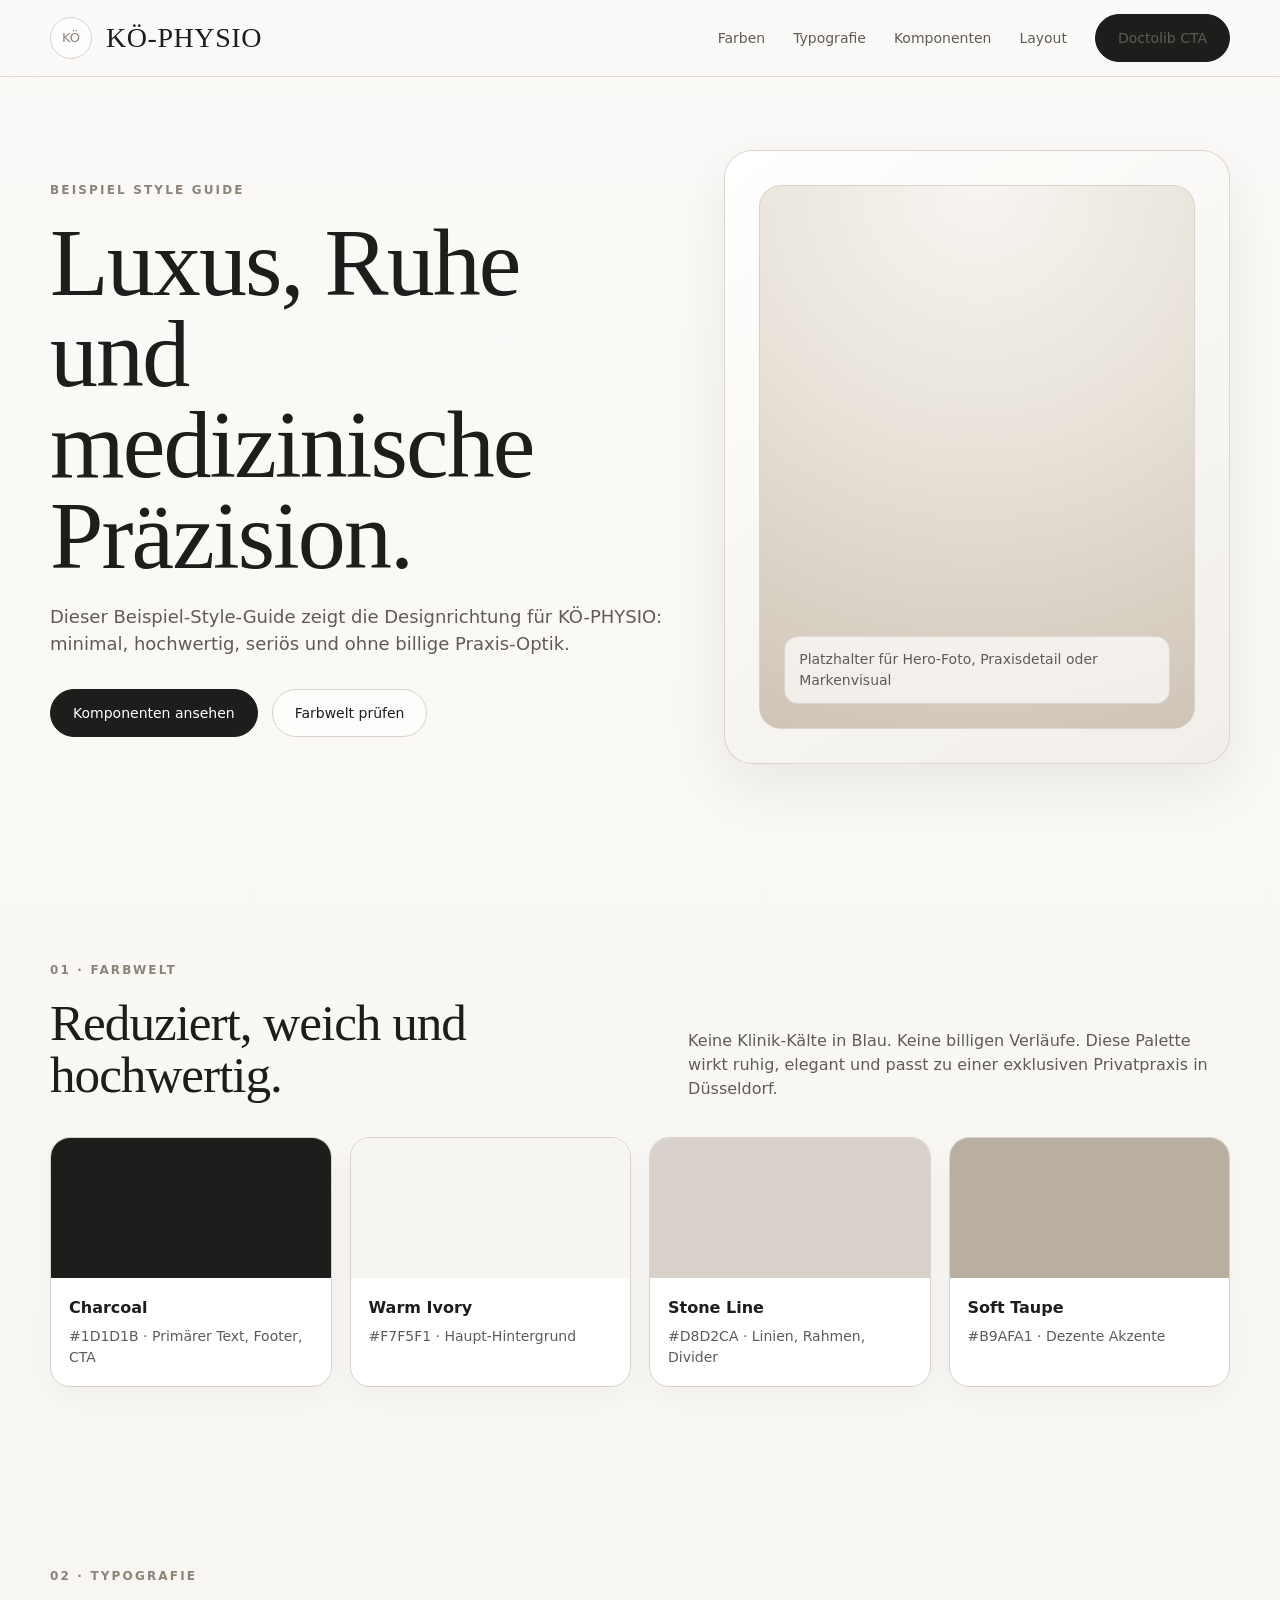
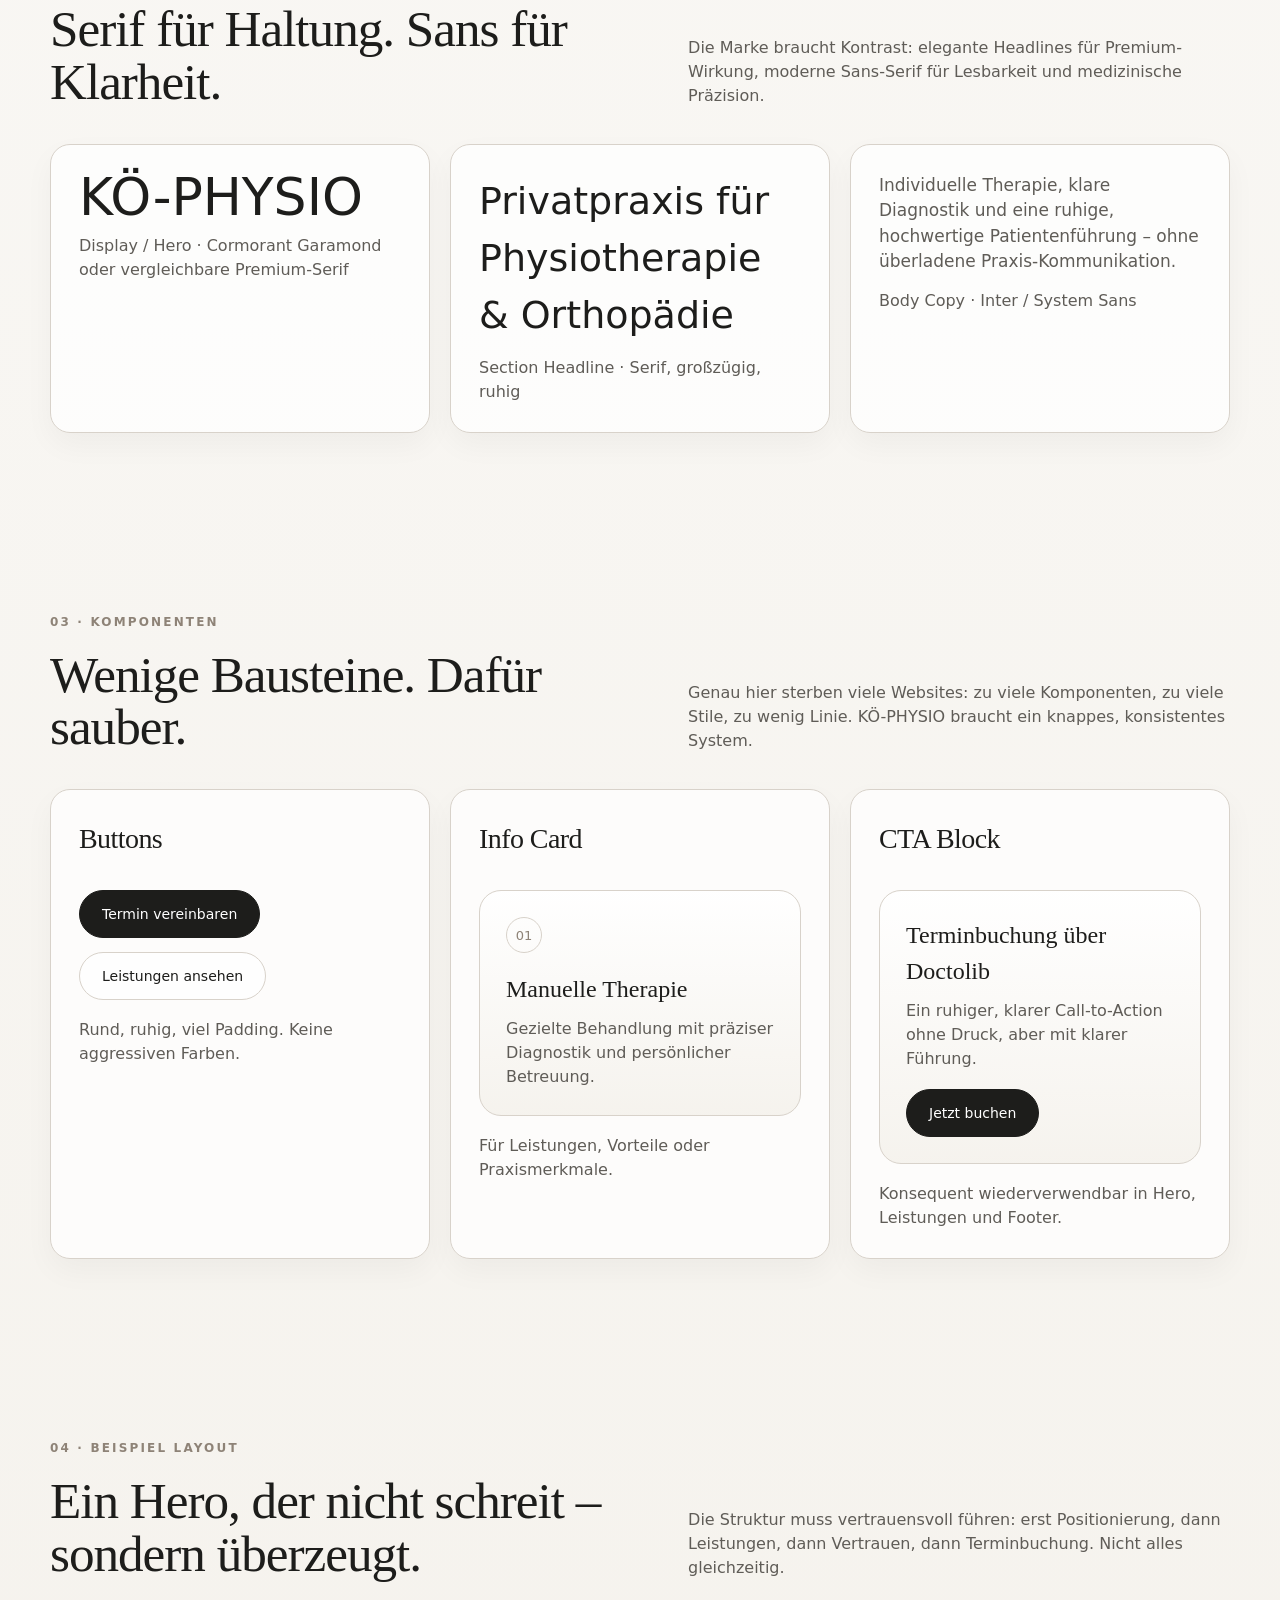
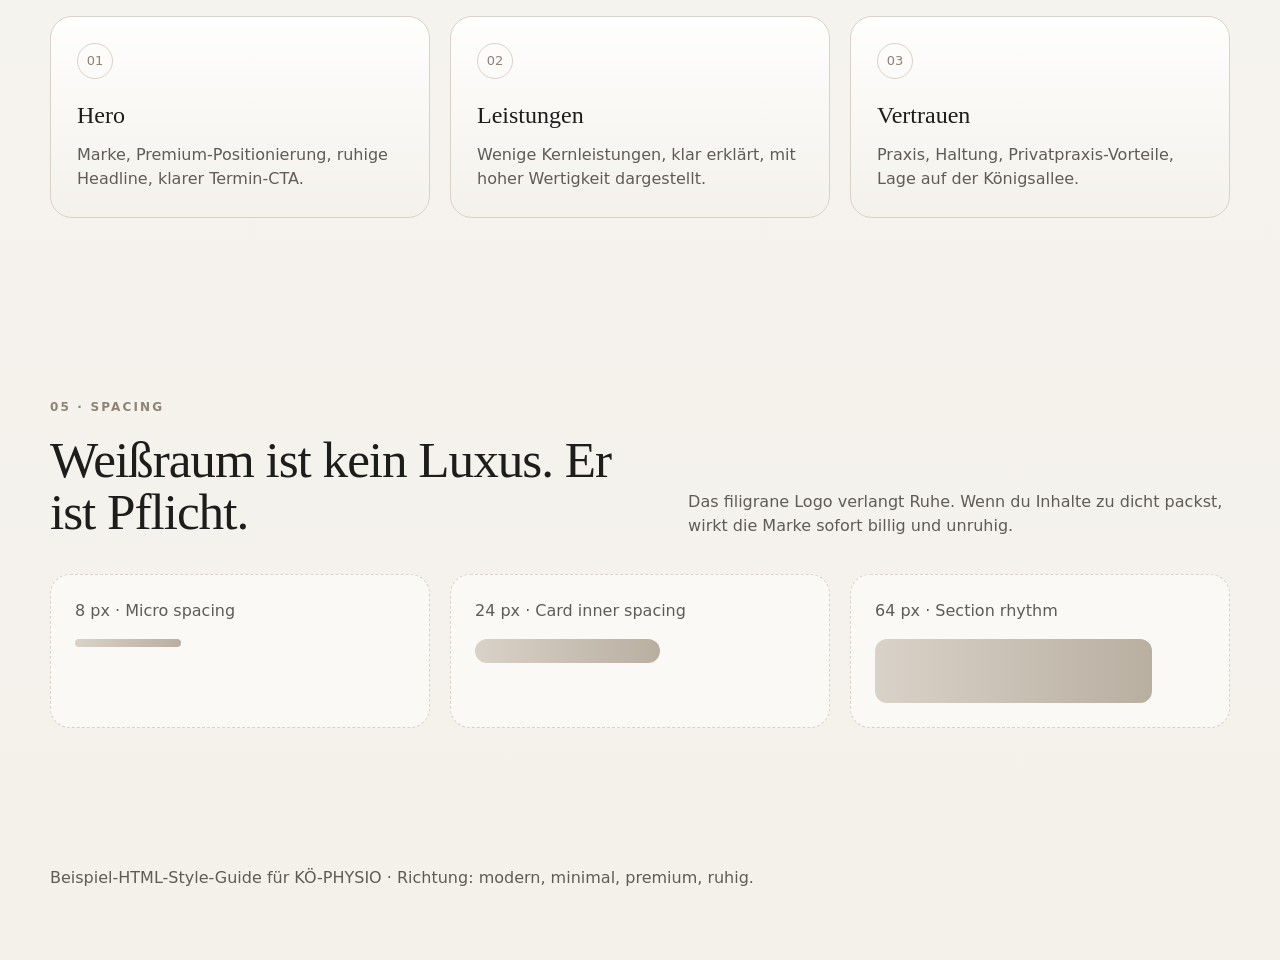
<file: styleguides/styleguide-light.html>
<!DOCTYPE html>
<html lang="de">
  <head>
    <meta charset="UTF-8" />
    <meta name="viewport" content="width=device-width, initial-scale=1.0" />
    <title>KÖ-PHYSIO – Beispiel Style Guide</title>
    <style>
      :root {
        --bg: #f7f5f1;
        --surface: #ffffff;
        --surface-muted: #f0ede7;
        --text: #1d1d1b;
        --text-soft: #5f5c57;
        --line: #d8d2ca;
        --accent: #b9afa1;
        --accent-deep: #8e8377;
        --shadow: 0 20px 60px rgba(20, 20, 20, 0.08);
        --radius-xl: 28px;
        --radius-lg: 20px;
        --container: 1180px;
      }

      * { box-sizing: border-box; }

      html { scroll-behavior: smooth; }

      body {
        margin: 0;
        font-family: Inter, ui-sans-serif, system-ui, -apple-system, BlinkMacSystemFont, "Segoe UI", sans-serif;
        background: linear-gradient(180deg, #fbfaf8 0%, #f4f1eb 100%);
        color: var(--text);
        line-height: 1.5;
      }

      h1, h2, h3, .display, .eyebrow-brand {
        font-family: "Cormorant Garamond", Georgia, "Times New Roman", serif;
        font-weight: 500;
        letter-spacing: -0.02em;
        margin: 0;
      }

      p { margin: 0; }

      .container {
        width: min(var(--container), calc(100% - 48px));
        margin: 0 auto;
      }

      .section {
        padding: 88px 0;
      }

      .hero {
        min-height: 88vh;
        display: flex;
        align-items: center;
        padding: 48px 0 80px;
      }

      .topbar {
        position: sticky;
        top: 0;
        backdrop-filter: blur(16px);
        background: rgba(251, 250, 248, 0.72);
        border-bottom: 1px solid rgba(216, 210, 202, 0.75);
        z-index: 50;
      }

      .topbar-inner {
        display: flex;
        align-items: center;
        justify-content: space-between;
        min-height: 76px;
      }

      .brand {
        display: flex;
        align-items: center;
        gap: 14px;
      }

      .brand-mark {
        width: 42px;
        height: 42px;
        border: 1px solid var(--line);
        border-radius: 999px;
        display: grid;
        place-items: center;
        color: var(--accent-deep);
        font-size: 13px;
        background: rgba(255,255,255,0.75);
      }

      .brand-name {
        font-family: "Cormorant Garamond", Georgia, serif;
        font-size: 28px;
        letter-spacing: 0.02em;
      }

      .nav {
        display: flex;
        gap: 28px;
        align-items: center;
      }

      .nav a {
        text-decoration: none;
        color: var(--text-soft);
        font-size: 14px;
      }

      .button {
        display: inline-flex;
        align-items: center;
        justify-content: center;
        gap: 10px;
        min-height: 48px;
        padding: 0 22px;
        border-radius: 999px;
        text-decoration: none;
        font-weight: 500;
        font-size: 14px;
        transition: 180ms ease;
      }

      .button-primary {
        background: var(--text);
        color: white;
        border: 1px solid var(--text);
      }

      .button-primary:hover { transform: translateY(-1px); }

      .button-secondary {
        color: var(--text);
        border: 1px solid var(--line);
        background: rgba(255,255,255,0.72);
      }

      .hero-grid {
        display: grid;
        grid-template-columns: 1.1fr 0.9fr;
        gap: 56px;
        align-items: center;
      }

      .eyebrow {
        display: inline-block;
        margin-bottom: 18px;
        color: var(--accent-deep);
        text-transform: uppercase;
        letter-spacing: 0.18em;
        font-size: 12px;
        font-weight: 600;
      }

      .display {
        font-size: clamp(56px, 8vw, 96px);
        line-height: 0.95;
        margin-bottom: 22px;
      }

      .hero-copy {
        max-width: 640px;
        font-size: 18px;
        color: var(--text-soft);
        margin-bottom: 32px;
      }

      .actions {
        display: flex;
        gap: 14px;
        flex-wrap: wrap;
      }

      .hero-card {
        background: linear-gradient(145deg, rgba(255,255,255,0.88), rgba(240,237,231,0.92));
        border: 1px solid rgba(216, 210, 202, 0.9);
        border-radius: var(--radius-xl);
        padding: 34px;
        box-shadow: var(--shadow);
      }

      .hero-card .placeholder {
        aspect-ratio: 4 / 5;
        border-radius: 22px;
        background: radial-gradient(circle at top, #f7f5f1, #e8e2d9 45%, #cfc4b6 100%);
        border: 1px solid rgba(216, 210, 202, 0.9);
        display: flex;
        align-items: end;
        padding: 24px;
      }

      .placeholder-label {
        background: rgba(255,255,255,0.7);
        border: 1px solid rgba(216, 210, 202, 0.9);
        padding: 12px 14px;
        border-radius: 14px;
        color: var(--text-soft);
        font-size: 14px;
      }

      .section-head {
        display: grid;
        grid-template-columns: 1fr 0.9fr;
        gap: 36px;
        align-items: end;
        margin-bottom: 36px;
      }

      .section-title {
        font-size: clamp(34px, 4vw, 52px);
        line-height: 1.02;
      }

      .section-text {
        color: var(--text-soft);
        font-size: 16px;
        max-width: 620px;
      }

      .swatches {
        display: grid;
        grid-template-columns: repeat(4, minmax(0, 1fr));
        gap: 18px;
      }

      .swatch {
        background: var(--surface);
        border: 1px solid var(--line);
        border-radius: var(--radius-lg);
        overflow: hidden;
        box-shadow: 0 10px 30px rgba(20, 20, 20, 0.04);
      }

      .swatch-color {
        height: 140px;
      }

      .swatch-meta {
        padding: 18px;
      }

      .swatch-name {
        font-weight: 600;
        margin-bottom: 6px;
      }

      .swatch-code {
        color: var(--text-soft);
        font-size: 14px;
      }

      .type-grid,
      .card-grid,
      .spacing-grid {
        display: grid;
        grid-template-columns: repeat(3, minmax(0, 1fr));
        gap: 20px;
      }

      .card {
        background: rgba(255,255,255,0.76);
        border: 1px solid var(--line);
        border-radius: var(--radius-lg);
        padding: 28px;
        box-shadow: 0 12px 30px rgba(20,20,20,0.04);
      }

      .card h3 {
        font-size: 28px;
        margin-bottom: 12px;
      }

      .muted { color: var(--text-soft); }

      .type-sample-display {
        font-size: 52px;
        line-height: 0.95;
        margin-bottom: 12px;
      }

      .type-sample-h2 {
        font-size: 38px;
        margin-bottom: 12px;
      }

      .type-sample-body {
        font-size: 17px;
        color: var(--text-soft);
      }

      .component-stack {
        display: flex;
        flex-direction: column;
        gap: 18px;
      }

      .service-card {
        padding: 26px;
        border: 1px solid var(--line);
        border-radius: 22px;
        background: linear-gradient(180deg, rgba(255,255,255,0.92), rgba(244,241,235,0.85));
      }

      .service-card .index {
        display: inline-flex;
        width: 36px;
        height: 36px;
        border-radius: 999px;
        align-items: center;
        justify-content: center;
        margin-bottom: 18px;
        border: 1px solid var(--line);
        color: var(--accent-deep);
        font-size: 13px;
      }

      .service-card h4 {
        margin: 0 0 10px;
        font-size: 24px;
        font-family: "Cormorant Garamond", Georgia, serif;
        font-weight: 500;
      }

      .service-card p {
        color: var(--text-soft);
      }

      .service-grid {
        display: grid;
        grid-template-columns: repeat(3, minmax(0, 1fr));
        gap: 20px;
      }

      .spacing-box {
        border: 1px dashed var(--line);
        border-radius: 20px;
        background: rgba(255,255,255,0.55);
        padding: 24px;
      }

      .space-demo {
        background: linear-gradient(90deg, #d9d2c8, #b9afa1);
        border-radius: 12px;
      }

      .space-8 { height: 8px; width: 32%; }
      .space-16 { height: 16px; width: 44%; }
      .space-24 { height: 24px; width: 56%; }
      .space-40 { height: 40px; width: 70%; }
      .space-64 { height: 64px; width: 84%; }

      .footer {
        padding: 50px 0 70px;
        color: var(--text-soft);
      }

      @media (max-width: 980px) {
        .hero-grid,
        .section-head,
        .swatches,
        .type-grid,
        .card-grid,
        .service-grid,
        .spacing-grid {
          grid-template-columns: 1fr;
        }

        .nav {
          display: none;
        }

        .hero {
          min-height: auto;
          padding-top: 28px;
        }

        .section {
          padding: 72px 0;
        }
      }
    </style>
  </head>
  <body>
    <header class="topbar">
      <div class="container topbar-inner">
        <div class="brand">
          <div class="brand-mark">KÖ</div>
          <div class="brand-name">KÖ-PHYSIO</div>
        </div>
        <nav class="nav">
          <a href="#colors">Farben</a>
          <a href="#typography">Typografie</a>
          <a href="#components">Komponenten</a>
          <a href="#layout">Layout</a>
          <a class="button button-primary" href="#">Doctolib CTA</a>
        </nav>
      </div>
    </header>

    <main>
      <section class="hero">
        <div class="container hero-grid">
          <div>
            <span class="eyebrow">Beispiel Style Guide</span>
            <h1 class="display">Luxus, Ruhe und medizinische Präzision.</h1>
            <p class="hero-copy">
              Dieser Beispiel-Style-Guide zeigt die Designrichtung für KÖ-PHYSIO:
              minimal, hochwertig, seriös und ohne billige Praxis-Optik.
            </p>
            <div class="actions">
              <a class="button button-primary" href="#components">Komponenten ansehen</a>
              <a class="button button-secondary" href="#colors">Farbwelt prüfen</a>
            </div>
          </div>

          <div class="hero-card">
            <div class="placeholder">
              <div class="placeholder-label">Platzhalter für Hero-Foto, Praxisdetail oder Markenvisual</div>
            </div>
          </div>
        </div>
      </section>

      <section class="section" id="colors">
        <div class="container">
          <div class="section-head">
            <div>
              <span class="eyebrow">01 · Farbwelt</span>
              <h2 class="section-title">Reduziert, weich und hochwertig.</h2>
            </div>
            <p class="section-text">
              Keine Klinik-Kälte in Blau. Keine billigen Verläufe. Diese Palette wirkt ruhig,
              elegant und passt zu einer exklusiven Privatpraxis in Düsseldorf.
            </p>
          </div>

          <div class="swatches">
            <article class="swatch">
              <div class="swatch-color" style="background:#1d1d1b"></div>
              <div class="swatch-meta">
                <div class="swatch-name">Charcoal</div>
                <div class="swatch-code">#1D1D1B · Primärer Text, Footer, CTA</div>
              </div>
            </article>

            <article class="swatch">
              <div class="swatch-color" style="background:#f7f5f1"></div>
              <div class="swatch-meta">
                <div class="swatch-name">Warm Ivory</div>
                <div class="swatch-code">#F7F5F1 · Haupt-Hintergrund</div>
              </div>
            </article>

            <article class="swatch">
              <div class="swatch-color" style="background:#d8d2ca"></div>
              <div class="swatch-meta">
                <div class="swatch-name">Stone Line</div>
                <div class="swatch-code">#D8D2CA · Linien, Rahmen, Divider</div>
              </div>
            </article>

            <article class="swatch">
              <div class="swatch-color" style="background:#b9afa1"></div>
              <div class="swatch-meta">
                <div class="swatch-name">Soft Taupe</div>
                <div class="swatch-code">#B9AFA1 · Dezente Akzente</div>
              </div>
            </article>
          </div>
        </div>
      </section>

      <section class="section" id="typography">
        <div class="container">
          <div class="section-head">
            <div>
              <span class="eyebrow">02 · Typografie</span>
              <h2 class="section-title">Serif für Haltung. Sans für Klarheit.</h2>
            </div>
            <p class="section-text">
              Die Marke braucht Kontrast: elegante Headlines für Premium-Wirkung,
              moderne Sans-Serif für Lesbarkeit und medizinische Präzision.
            </p>
          </div>

          <div class="type-grid">
            <article class="card">
              <div class="type-sample-display">KÖ-PHYSIO</div>
              <p class="muted">Display / Hero · Cormorant Garamond oder vergleichbare Premium-Serif</p>
            </article>

            <article class="card">
              <div class="type-sample-h2">Privatpraxis für Physiotherapie & Orthopädie</div>
              <p class="muted">Section Headline · Serif, großzügig, ruhig</p>
            </article>

            <article class="card">
              <p class="type-sample-body">
                Individuelle Therapie, klare Diagnostik und eine ruhige, hochwertige Patientenführung –
                ohne überladene Praxis-Kommunikation.
              </p>
              <p class="muted" style="margin-top:14px;">Body Copy · Inter / System Sans</p>
            </article>
          </div>
        </div>
      </section>

      <section class="section" id="components">
        <div class="container">
          <div class="section-head">
            <div>
              <span class="eyebrow">03 · Komponenten</span>
              <h2 class="section-title">Wenige Bausteine. Dafür sauber.</h2>
            </div>
            <p class="section-text">
              Genau hier sterben viele Websites: zu viele Komponenten, zu viele Stile,
              zu wenig Linie. KÖ-PHYSIO braucht ein knappes, konsistentes System.
            </p>
          </div>

          <div class="card-grid">
            <article class="card component-stack">
              <h3>Buttons</h3>
              <div class="actions">
                <a href="#" class="button button-primary">Termin vereinbaren</a>
                <a href="#" class="button button-secondary">Leistungen ansehen</a>
              </div>
              <p class="muted">Rund, ruhig, viel Padding. Keine aggressiven Farben.</p>
            </article>

            <article class="card component-stack">
              <h3>Info Card</h3>
              <div class="service-card">
                <div class="index">01</div>
                <h4>Manuelle Therapie</h4>
                <p>Gezielte Behandlung mit präziser Diagnostik und persönlicher Betreuung.</p>
              </div>
              <p class="muted">Für Leistungen, Vorteile oder Praxismerkmale.</p>
            </article>

            <article class="card component-stack">
              <h3>CTA Block</h3>
              <div class="service-card">
                <h4>Terminbuchung über Doctolib</h4>
                <p>Ein ruhiger, klarer Call-to-Action ohne Druck, aber mit klarer Führung.</p>
                <div style="margin-top:18px;">
                  <a href="#" class="button button-primary">Jetzt buchen</a>
                </div>
              </div>
              <p class="muted">Konsequent wiederverwendbar in Hero, Leistungen und Footer.</p>
            </article>
          </div>
        </div>
      </section>

      <section class="section" id="layout">
        <div class="container">
          <div class="section-head">
            <div>
              <span class="eyebrow">04 · Beispiel Layout</span>
              <h2 class="section-title">Ein Hero, der nicht schreit – sondern überzeugt.</h2>
            </div>
            <p class="section-text">
              Die Struktur muss vertrauensvoll führen: erst Positionierung, dann Leistungen,
              dann Vertrauen, dann Terminbuchung. Nicht alles gleichzeitig.
            </p>
          </div>

          <div class="service-grid">
            <article class="service-card">
              <div class="index">01</div>
              <h4>Hero</h4>
              <p>Marke, Premium-Positionierung, ruhige Headline, klarer Termin-CTA.</p>
            </article>
            <article class="service-card">
              <div class="index">02</div>
              <h4>Leistungen</h4>
              <p>Wenige Kernleistungen, klar erklärt, mit hoher Wertigkeit dargestellt.</p>
            </article>
            <article class="service-card">
              <div class="index">03</div>
              <h4>Vertrauen</h4>
              <p>Praxis, Haltung, Privatpraxis-Vorteile, Lage auf der Königsallee.</p>
            </article>
          </div>
        </div>
      </section>

      <section class="section" id="spacing">
        <div class="container">
          <div class="section-head">
            <div>
              <span class="eyebrow">05 · Spacing</span>
              <h2 class="section-title">Weißraum ist kein Luxus. Er ist Pflicht.</h2>
            </div>
            <p class="section-text">
              Das filigrane Logo verlangt Ruhe. Wenn du Inhalte zu dicht packst, wirkt die
              Marke sofort billig und unruhig.
            </p>
          </div>

          <div class="spacing-grid">
            <article class="spacing-box">
              <p class="muted" style="margin-bottom:16px;">8 px · Micro spacing</p>
              <div class="space-demo space-8"></div>
            </article>
            <article class="spacing-box">
              <p class="muted" style="margin-bottom:16px;">24 px · Card inner spacing</p>
              <div class="space-demo space-24"></div>
            </article>
            <article class="spacing-box">
              <p class="muted" style="margin-bottom:16px;">64 px · Section rhythm</p>
              <div class="space-demo space-64"></div>
            </article>
          </div>
        </div>
      </section>
    </main>

    <footer class="footer">
      <div class="container">
        Beispiel-HTML-Style-Guide für KÖ-PHYSIO · Richtung: modern, minimal, premium, ruhig.
      </div>
    </footer>
  </body>
</html>
</file>
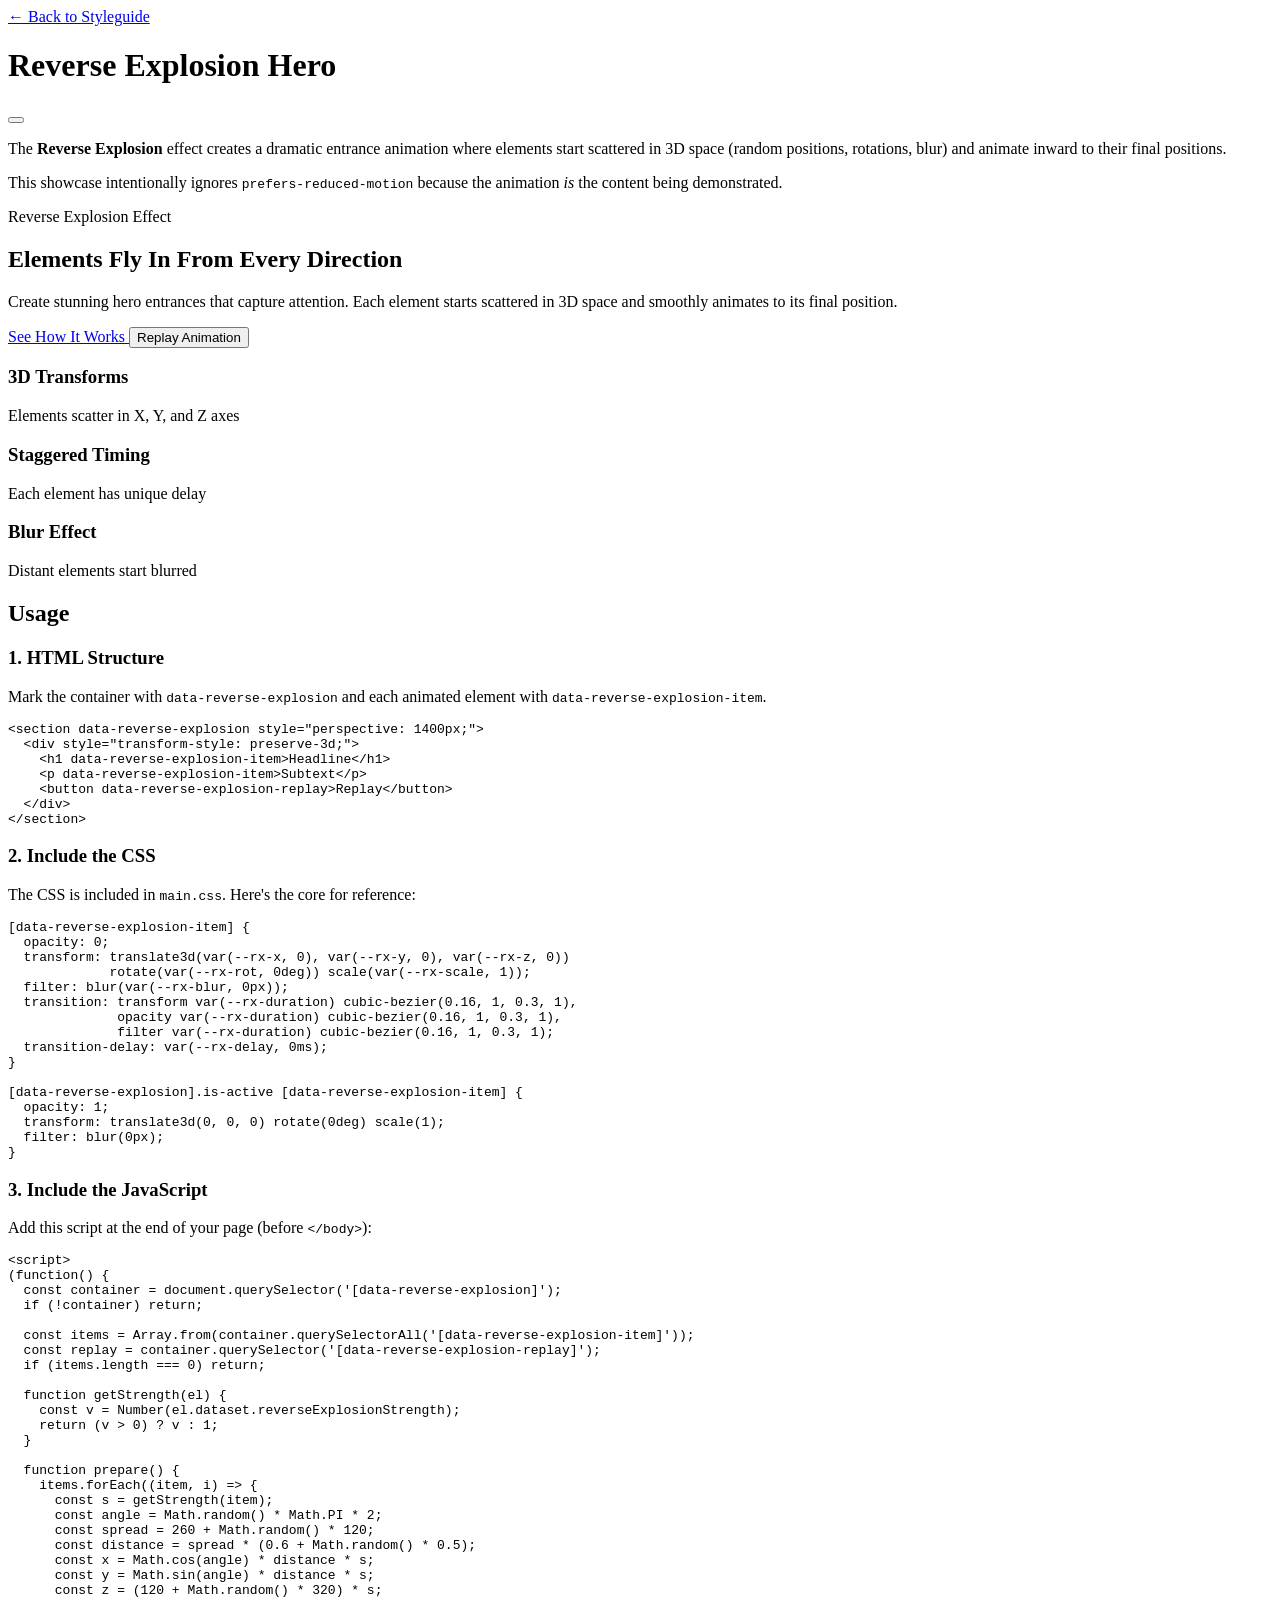
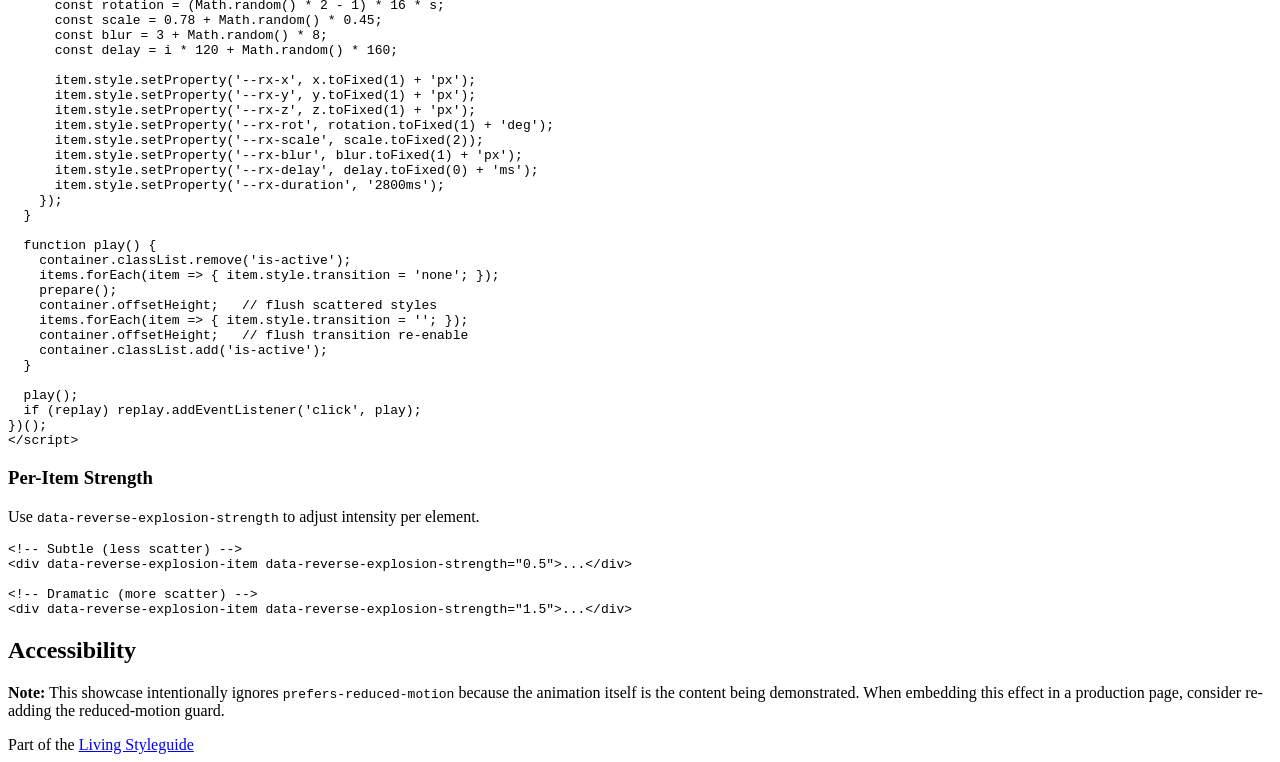
<file: src/styleguide/showcases/reverse-explosion.html>
<!DOCTYPE html>
<html lang="en" class="h-full scroll-smooth">

<head>
    <title>Reverse Explosion Hero - Living Styleguide</title>
    <meta charset="utf-8">
    <meta name="viewport" content="width=device-width, initial-scale=1">

    <include src="partials/theme-fouc-guard.html"></include>

    <style>
        .reverse-explosion-stage {
            perspective: 1400px;
            perspective-origin: center 35%;
            overflow: visible;
        }

        .reverse-explosion-content {
            transform-style: preserve-3d;
        }

        [data-reverse-explosion-item] {
            opacity: 0;
            transform: translate3d(var(--rx-x, 0px), var(--rx-y, 0px), var(--rx-z, 0px))
                rotate(var(--rx-rot, 0deg))
                scale(var(--rx-scale, 1));
            filter: blur(var(--rx-blur, 0px));
            transition:
                transform var(--rx-duration, 2800ms) cubic-bezier(0.16, 1, 0.3, 1),
                opacity var(--rx-duration, 2800ms) cubic-bezier(0.16, 1, 0.3, 1),
                filter var(--rx-duration, 2800ms) cubic-bezier(0.16, 1, 0.3, 1);
            transition-delay: var(--rx-delay, 0ms);
            transform-style: preserve-3d;
        }

        [data-reverse-explosion].is-active [data-reverse-explosion-item] {
            opacity: 1;
            transform: translate3d(0px, 0px, 0px) rotate(0deg) scale(1);
            filter: blur(0px);
        }

        /* Note: prefers-reduced-motion is intentionally ignored here
           because this page explicitly showcases an animation effect. */
    </style>
</head>

<body class="h-full bg-gray-50 dark:bg-gray-900 text-gray-900 dark:text-gray-100 transition-colors duration-200">

<div class="container mx-auto px-4 py-12 max-w-5xl">

    <header class="mb-12 flex justify-between items-center">
        <div>
            <a href="../index.html" class="text-blue-600 dark:text-blue-400 hover:underline text-sm mb-2 inline-block">&larr; Back to Styleguide</a>
            <h1 class="text-3xl font-bold text-gray-900 dark:text-white">Reverse Explosion Hero</h1>
        </div>
        <div data-controller="theme">
            <button
                data-theme-target="toggleButton"
                data-action="click->theme#toggle"
                class="px-4 py-2 font-semibold text-sm text-white bg-purple-600 rounded-md shadow-sm hover:bg-purple-700 focus:outline-none focus:ring-2 focus:ring-offset-2 focus:ring-purple-500 dark:bg-indigo-600 dark:hover:bg-indigo-700 dark:focus:ring-offset-gray-800 cursor-pointer"
            ></button>
        </div>
    </header>

    <section class="mb-12">
        <p class="text-lg text-gray-600 dark:text-gray-300 leading-relaxed mb-4">
            The <strong>Reverse Explosion</strong> effect creates a dramatic entrance animation where
            elements start scattered in 3D space (random positions, rotations, blur) and animate inward
            to their final positions.
        </p>
        <p class="text-gray-600 dark:text-gray-400">
            This showcase intentionally ignores <code class="px-1.5 py-0.5 bg-gray-200 dark:bg-gray-700 rounded text-sm">prefers-reduced-motion</code>
            because the animation <em>is</em> the content being demonstrated.
        </p>
    </section>

</div>

<!-- Live Demo -->
<section
    class="reverse-explosion-stage relative mb-16"
    data-reverse-explosion
>
    <div
        class="reverse-explosion-content relative py-24 px-6 bg-gradient-to-br from-blue-600 via-indigo-700 to-purple-800 dark:from-blue-800 dark:via-indigo-900 dark:to-purple-950"
    >
        <div class="absolute inset-0 overflow-hidden pointer-events-none">
            <div class="absolute -top-24 -right-24 w-96 h-96 bg-white/10 rounded-full blur-3xl"></div>
            <div class="absolute -bottom-24 -left-24 w-80 h-80 bg-purple-500/20 rounded-full blur-3xl"></div>
        </div>

        <div class="relative z-10 max-w-4xl mx-auto text-center reverse-explosion-content">
            <span
                class="inline-block px-4 py-1.5 mb-6 text-sm font-semibold text-blue-100 bg-white/10 backdrop-blur-sm rounded-full border border-white/20"
                data-reverse-explosion-item
            >
                Reverse Explosion Effect
            </span>

            <h1
                class="text-4xl md:text-5xl lg:text-6xl font-extrabold text-white mb-6 leading-tight"
                data-reverse-explosion-item
            >
                Elements Fly In From
                <span class="bg-gradient-to-r from-amber-300 to-orange-400 bg-clip-text text-transparent">
                    Every Direction
                </span>
            </h1>

            <p
                class="text-lg md:text-xl text-blue-100 dark:text-blue-200 mb-10 max-w-2xl mx-auto leading-relaxed"
                data-reverse-explosion-item
            >
                Create stunning hero entrances that capture attention. Each element starts
                scattered in 3D space and smoothly animates to its final position.
            </p>

            <div
                class="flex flex-col sm:flex-row gap-4 justify-center mb-12"
                data-reverse-explosion-item
            >
                <a
                    href="#usage"
                    class="inline-block px-8 py-4 font-bold text-lg text-indigo-700 bg-white rounded-lg shadow-lg hover:bg-gray-100 focus:outline-none focus:ring-2 focus:ring-offset-2 focus:ring-white focus:ring-offset-indigo-700 transition duration-150 ease-in-out"
                >
                    See How It Works
                </a>
                <button
                    data-reverse-explosion-replay
                    class="inline-block px-8 py-4 font-bold text-lg text-white bg-white/10 backdrop-blur-sm rounded-lg border border-white/30 hover:bg-white/20 focus:outline-none focus:ring-2 focus:ring-offset-2 focus:ring-white focus:ring-offset-indigo-700 transition duration-150 ease-in-out cursor-pointer"
                >
                    Replay Animation
                </button>
            </div>

            <div class="grid grid-cols-1 md:grid-cols-3 gap-4 max-w-3xl mx-auto">
                <div
                    class="p-4 bg-white/10 backdrop-blur-sm rounded-xl border border-white/20"
                    data-reverse-explosion-item
                    data-reverse-explosion-strength="0.8"
                >
                    <h3 class="font-semibold text-white mb-1">3D Transforms</h3>
                    <p class="text-sm text-blue-100">Elements scatter in X, Y, and Z axes</p>
                </div>
                <div
                    class="p-4 bg-white/10 backdrop-blur-sm rounded-xl border border-white/20"
                    data-reverse-explosion-item
                    data-reverse-explosion-strength="0.8"
                >
                    <h3 class="font-semibold text-white mb-1">Staggered Timing</h3>
                    <p class="text-sm text-blue-100">Each element has unique delay</p>
                </div>
                <div
                    class="p-4 bg-white/10 backdrop-blur-sm rounded-xl border border-white/20"
                    data-reverse-explosion-item
                    data-reverse-explosion-strength="0.8"
                >
                    <h3 class="font-semibold text-white mb-1">Blur Effect</h3>
                    <p class="text-sm text-blue-100">Distant elements start blurred</p>
                </div>
            </div>
        </div>
    </div>
</section>

<!-- Documentation -->
<div class="container mx-auto px-4 py-12 max-w-5xl">

    <section class="mb-16" id="usage">
        <h2 class="text-2xl font-semibold border-b border-gray-300 dark:border-gray-700 pb-2 mb-6">Usage</h2>

        <div class="space-y-8">
            <div>
                <h3 class="text-lg font-medium mb-3">1. HTML Structure</h3>
                <p class="text-gray-600 dark:text-gray-400 mb-4">
                    Mark the container with <code class="px-1.5 py-0.5 bg-gray-200 dark:bg-gray-700 rounded text-sm">data-reverse-explosion</code>
                    and each animated element with <code class="px-1.5 py-0.5 bg-gray-200 dark:bg-gray-700 rounded text-sm">data-reverse-explosion-item</code>.
                </p>
                <pre class="p-4 bg-gray-100 dark:bg-gray-800 rounded-lg overflow-x-auto text-sm"><code class="text-gray-800 dark:text-gray-200">&lt;section data-reverse-explosion style="perspective: 1400px;"&gt;
  &lt;div style="transform-style: preserve-3d;"&gt;
    &lt;h1 data-reverse-explosion-item&gt;Headline&lt;/h1&gt;
    &lt;p data-reverse-explosion-item&gt;Subtext&lt;/p&gt;
    &lt;button data-reverse-explosion-replay&gt;Replay&lt;/button&gt;
  &lt;/div&gt;
&lt;/section&gt;</code></pre>
            </div>

            <div>
                <h3 class="text-lg font-medium mb-3">2. Include the CSS</h3>
                <p class="text-gray-600 dark:text-gray-400 mb-4">
                    The CSS is included in <code class="px-1.5 py-0.5 bg-gray-200 dark:bg-gray-700 rounded text-sm">main.css</code>.
                    Here's the core for reference:
                </p>
                <pre class="p-4 bg-gray-100 dark:bg-gray-800 rounded-lg overflow-x-auto text-sm"><code class="text-gray-800 dark:text-gray-200">[data-reverse-explosion-item] {
  opacity: 0;
  transform: translate3d(var(--rx-x, 0), var(--rx-y, 0), var(--rx-z, 0))
             rotate(var(--rx-rot, 0deg)) scale(var(--rx-scale, 1));
  filter: blur(var(--rx-blur, 0px));
  transition: transform var(--rx-duration) cubic-bezier(0.16, 1, 0.3, 1),
              opacity var(--rx-duration) cubic-bezier(0.16, 1, 0.3, 1),
              filter var(--rx-duration) cubic-bezier(0.16, 1, 0.3, 1);
  transition-delay: var(--rx-delay, 0ms);
}

[data-reverse-explosion].is-active [data-reverse-explosion-item] {
  opacity: 1;
  transform: translate3d(0, 0, 0) rotate(0deg) scale(1);
  filter: blur(0px);
}</code></pre>
            </div>

            <div>
                <h3 class="text-lg font-medium mb-3">3. Include the JavaScript</h3>
                <p class="text-gray-600 dark:text-gray-400 mb-4">
                    Add this script at the end of your page (before <code class="px-1.5 py-0.5 bg-gray-200 dark:bg-gray-700 rounded text-sm">&lt;/body&gt;</code>):
                </p>
                <pre class="p-4 bg-gray-100 dark:bg-gray-800 rounded-lg overflow-x-auto text-sm"><code class="text-gray-800 dark:text-gray-200">&lt;script&gt;
(function() {
  const container = document.querySelector('[data-reverse-explosion]');
  if (!container) return;

  const items = Array.from(container.querySelectorAll('[data-reverse-explosion-item]'));
  const replay = container.querySelector('[data-reverse-explosion-replay]');
  if (items.length === 0) return;

  function getStrength(el) {
    const v = Number(el.dataset.reverseExplosionStrength);
    return (v &gt; 0) ? v : 1;
  }

  function prepare() {
    items.forEach((item, i) =&gt; {
      const s = getStrength(item);
      const angle = Math.random() * Math.PI * 2;
      const spread = 260 + Math.random() * 120;
      const distance = spread * (0.6 + Math.random() * 0.5);
      const x = Math.cos(angle) * distance * s;
      const y = Math.sin(angle) * distance * s;
      const z = (120 + Math.random() * 320) * s;
      const rotation = (Math.random() * 2 - 1) * 16 * s;
      const scale = 0.78 + Math.random() * 0.45;
      const blur = 3 + Math.random() * 8;
      const delay = i * 120 + Math.random() * 160;

      item.style.setProperty('--rx-x', x.toFixed(1) + 'px');
      item.style.setProperty('--rx-y', y.toFixed(1) + 'px');
      item.style.setProperty('--rx-z', z.toFixed(1) + 'px');
      item.style.setProperty('--rx-rot', rotation.toFixed(1) + 'deg');
      item.style.setProperty('--rx-scale', scale.toFixed(2));
      item.style.setProperty('--rx-blur', blur.toFixed(1) + 'px');
      item.style.setProperty('--rx-delay', delay.toFixed(0) + 'ms');
      item.style.setProperty('--rx-duration', '2800ms');
    });
  }

  function play() {
    container.classList.remove('is-active');
    items.forEach(item =&gt; { item.style.transition = 'none'; });
    prepare();
    container.offsetHeight;   // flush scattered styles
    items.forEach(item =&gt; { item.style.transition = ''; });
    container.offsetHeight;   // flush transition re-enable
    container.classList.add('is-active');
  }

  play();
  if (replay) replay.addEventListener('click', play);
})();
&lt;/script&gt;</code></pre>
            </div>

            <div>
                <h3 class="text-lg font-medium mb-3">Per-Item Strength</h3>
                <p class="text-gray-600 dark:text-gray-400 mb-4">
                    Use <code class="px-1.5 py-0.5 bg-gray-200 dark:bg-gray-700 rounded text-sm">data-reverse-explosion-strength</code> to adjust intensity per element.
                </p>
                <pre class="p-4 bg-gray-100 dark:bg-gray-800 rounded-lg overflow-x-auto text-sm"><code class="text-gray-800 dark:text-gray-200">&lt;!-- Subtle (less scatter) --&gt;
&lt;div data-reverse-explosion-item data-reverse-explosion-strength="0.5"&gt;...&lt;/div&gt;

&lt;!-- Dramatic (more scatter) --&gt;
&lt;div data-reverse-explosion-item data-reverse-explosion-strength="1.5"&gt;...&lt;/div&gt;</code></pre>
            </div>
        </div>
    </section>

    <section class="mb-16">
        <h2 class="text-2xl font-semibold border-b border-gray-300 dark:border-gray-700 pb-2 mb-6">Accessibility</h2>
        <div class="p-4 rounded-md bg-amber-50 border border-amber-300 dark:bg-amber-900/30 dark:border-amber-700/50">
            <p class="text-sm font-medium text-amber-800 dark:text-amber-200">
                <strong>Note:</strong> This showcase intentionally ignores
                <code class="px-1 py-0.5 bg-amber-100 dark:bg-amber-800 rounded text-xs">prefers-reduced-motion</code>
                because the animation itself is the content being demonstrated.
                When embedding this effect in a production page, consider re-adding the reduced-motion guard.
            </p>
        </div>
    </section>

</div>

<footer class="bg-gray-100 dark:bg-gray-800 border-t border-gray-200 dark:border-gray-700 mt-16 py-8">
    <div class="container mx-auto px-4 text-center text-sm text-gray-600 dark:text-gray-400">
        Part of the <a href="../index.html" class="text-blue-600 dark:text-blue-400 hover:underline">Living Styleguide</a>
    </div>
</footer>

<script>
(function() {
    const container = document.querySelector('[data-reverse-explosion]');
    if (!container) return;

    const items = Array.from(container.querySelectorAll('[data-reverse-explosion-item]'));
    const replay = container.querySelector('[data-reverse-explosion-replay]');
    if (items.length === 0) return;

    function getStrength(el) {
        const v = Number(el.dataset.reverseExplosionStrength);
        return (v > 0) ? v : 1;
    }

    function prepare() {
        items.forEach((item, i) => {
            const s = getStrength(item);
            const angle = Math.random() * Math.PI * 2;
            const spread = 260 + Math.random() * 120;
            const distance = spread * (0.6 + Math.random() * 0.5);
            const x = Math.cos(angle) * distance * s;
            const y = Math.sin(angle) * distance * s;
            const z = (120 + Math.random() * 320) * s;
            const rotation = (Math.random() * 2 - 1) * 16 * s;
            const scale = 0.78 + Math.random() * 0.45;
            const blur = 3 + Math.random() * 8;
            const delay = i * 120 + Math.random() * 160;

            item.style.setProperty('--rx-x', x.toFixed(1) + 'px');
            item.style.setProperty('--rx-y', y.toFixed(1) + 'px');
            item.style.setProperty('--rx-z', z.toFixed(1) + 'px');
            item.style.setProperty('--rx-rot', rotation.toFixed(1) + 'deg');
            item.style.setProperty('--rx-scale', scale.toFixed(2));
            item.style.setProperty('--rx-blur', blur.toFixed(1) + 'px');
            item.style.setProperty('--rx-delay', delay.toFixed(0) + 'ms');
            item.style.setProperty('--rx-duration', '2800ms');
        });
    }

    function play() {
        // 1. Remove active state and disable transitions so the browser
        //    commits the scattered positions without animating to them.
        container.classList.remove('is-active');
        items.forEach(item => { item.style.transition = 'none'; });

        // 2. Set randomised scattered positions.
        prepare();

        // 3. Force the browser to compute the scattered layout (sync reflow).
        //    Reading offsetHeight flushes pending style/layout changes.
        container.offsetHeight;          // eslint-disable-line no-unused-expressions

        // 4. Re-enable CSS transitions (clear the inline override so the
        //    stylesheet rule takes effect again).
        items.forEach(item => { item.style.transition = ''; });

        // 5. Another forced reflow so the browser registers the transition
        //    re-enablement as a separate style change from the class toggle.
        container.offsetHeight;          // eslint-disable-line no-unused-expressions

        // 6. Now trigger the animation by adding the active class.
        container.classList.add('is-active');
    }

    play();
    if (replay) replay.addEventListener('click', play);
})();
</script>
</body>

</html>
</file>
